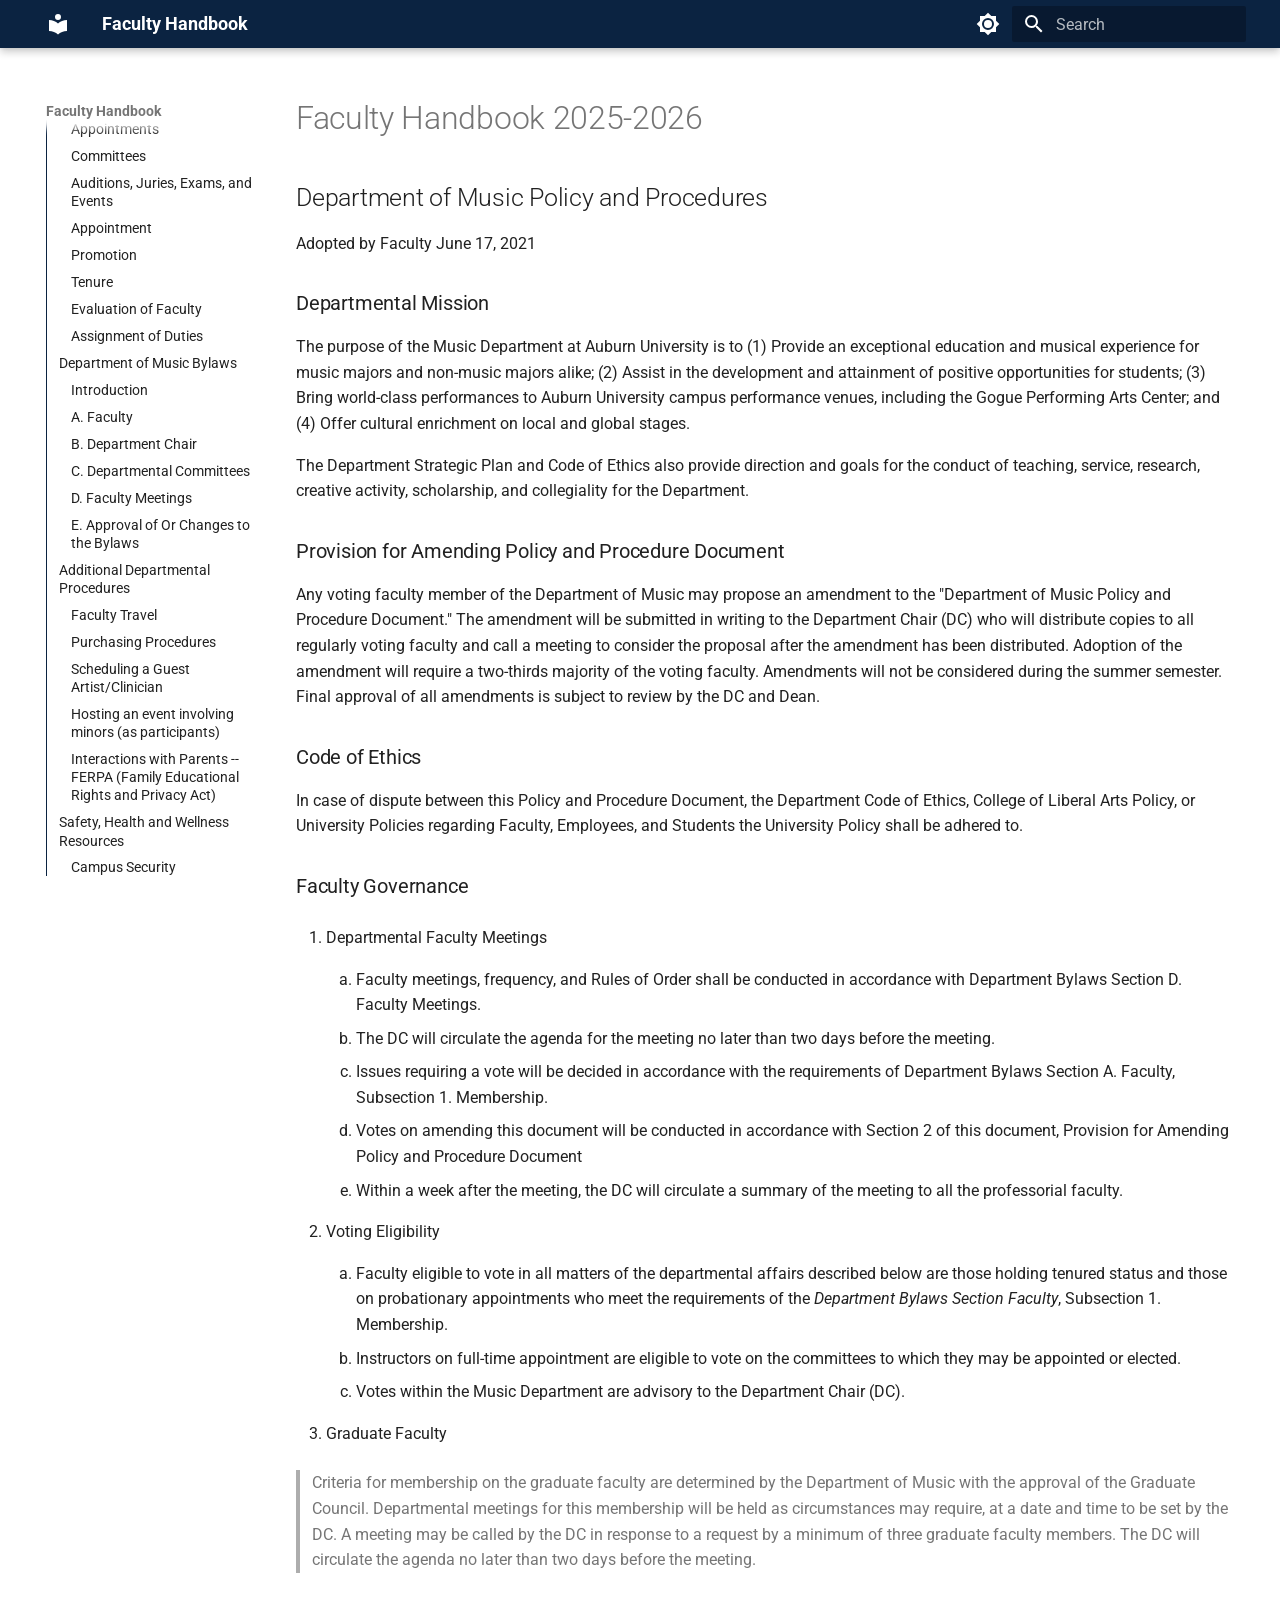
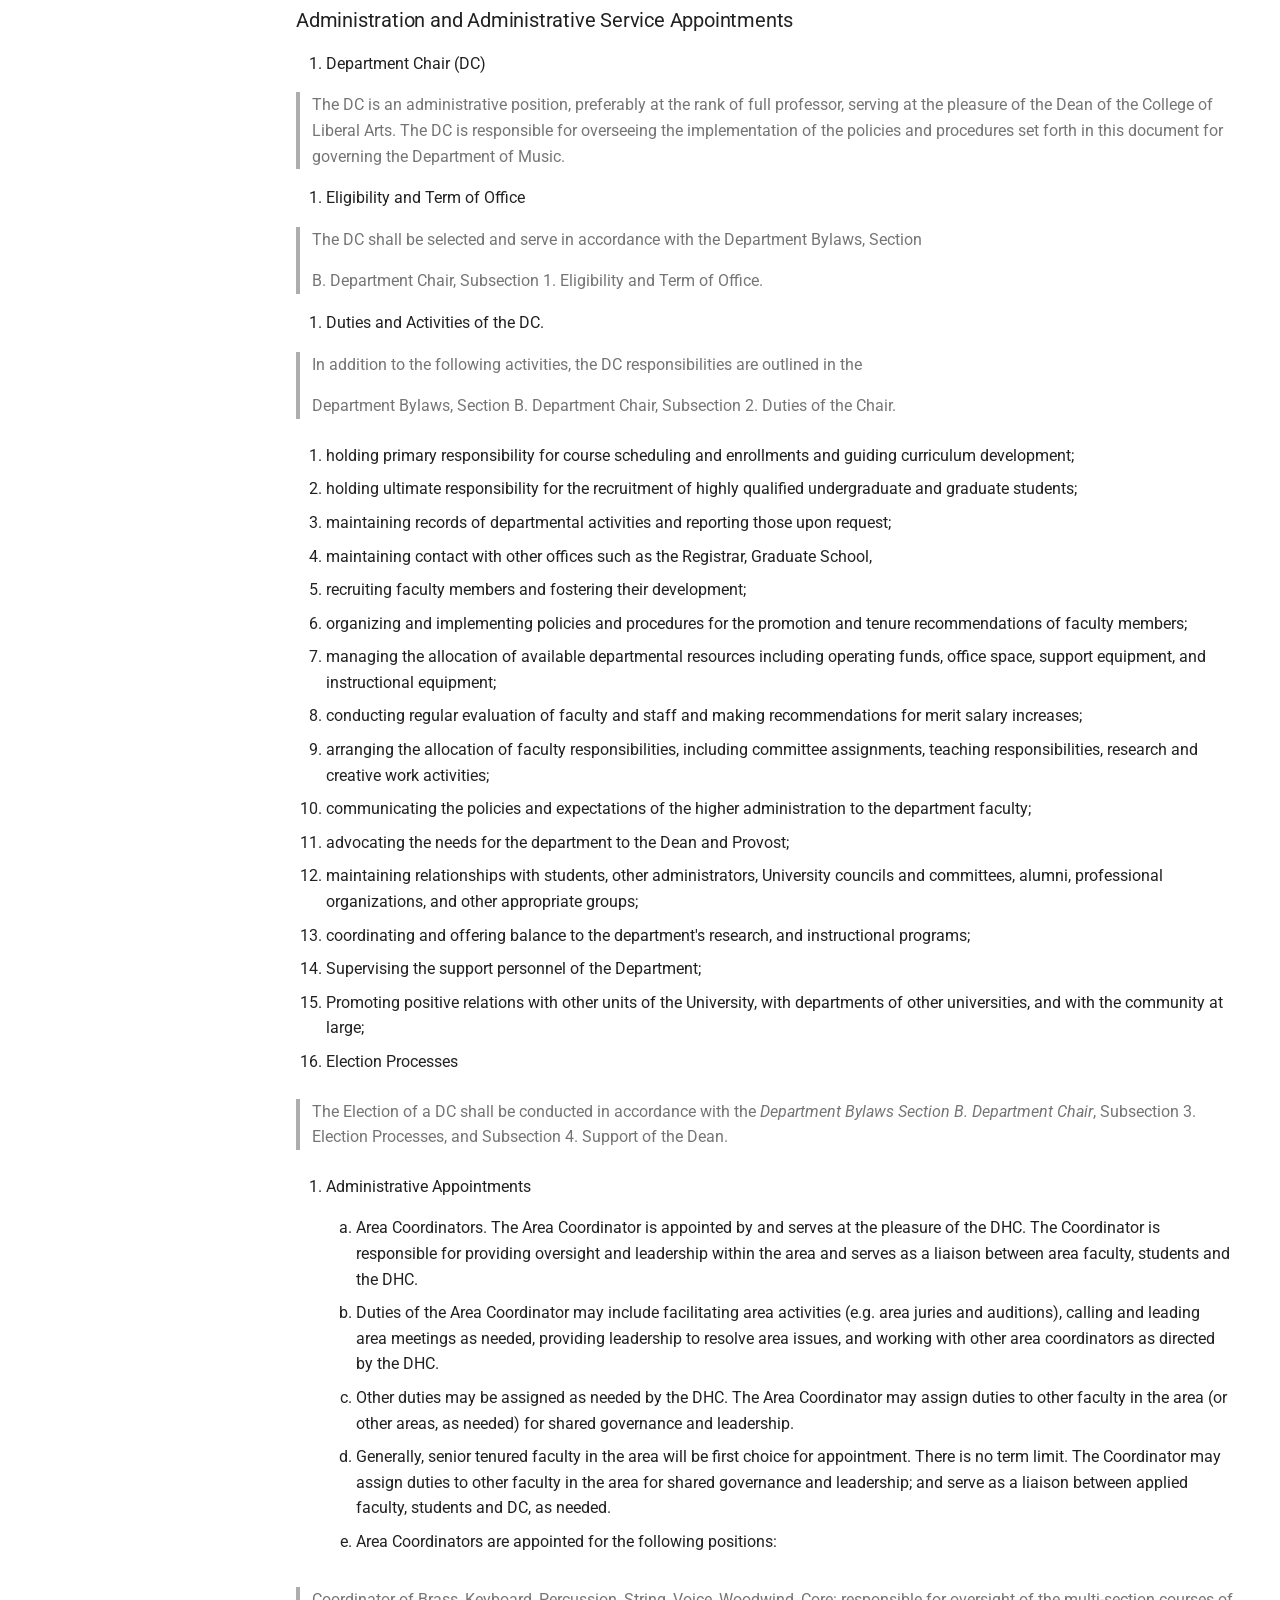
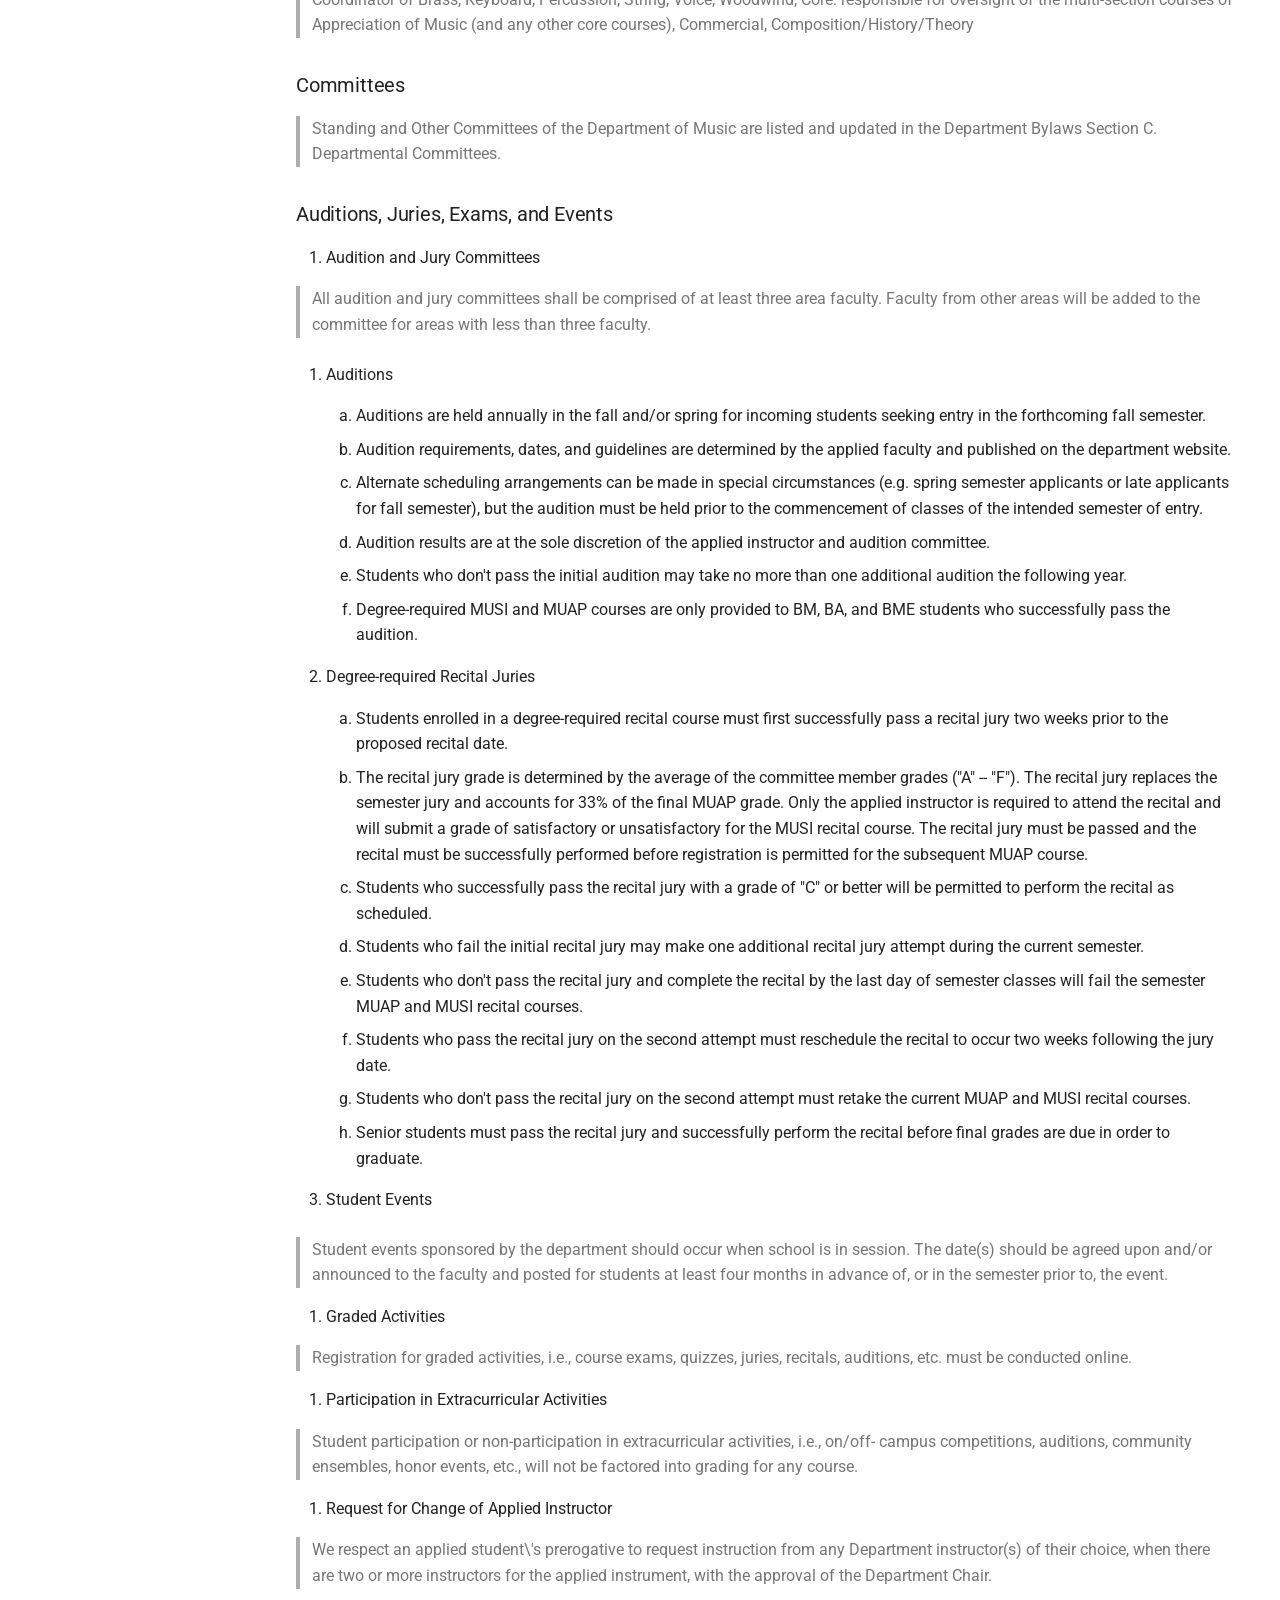
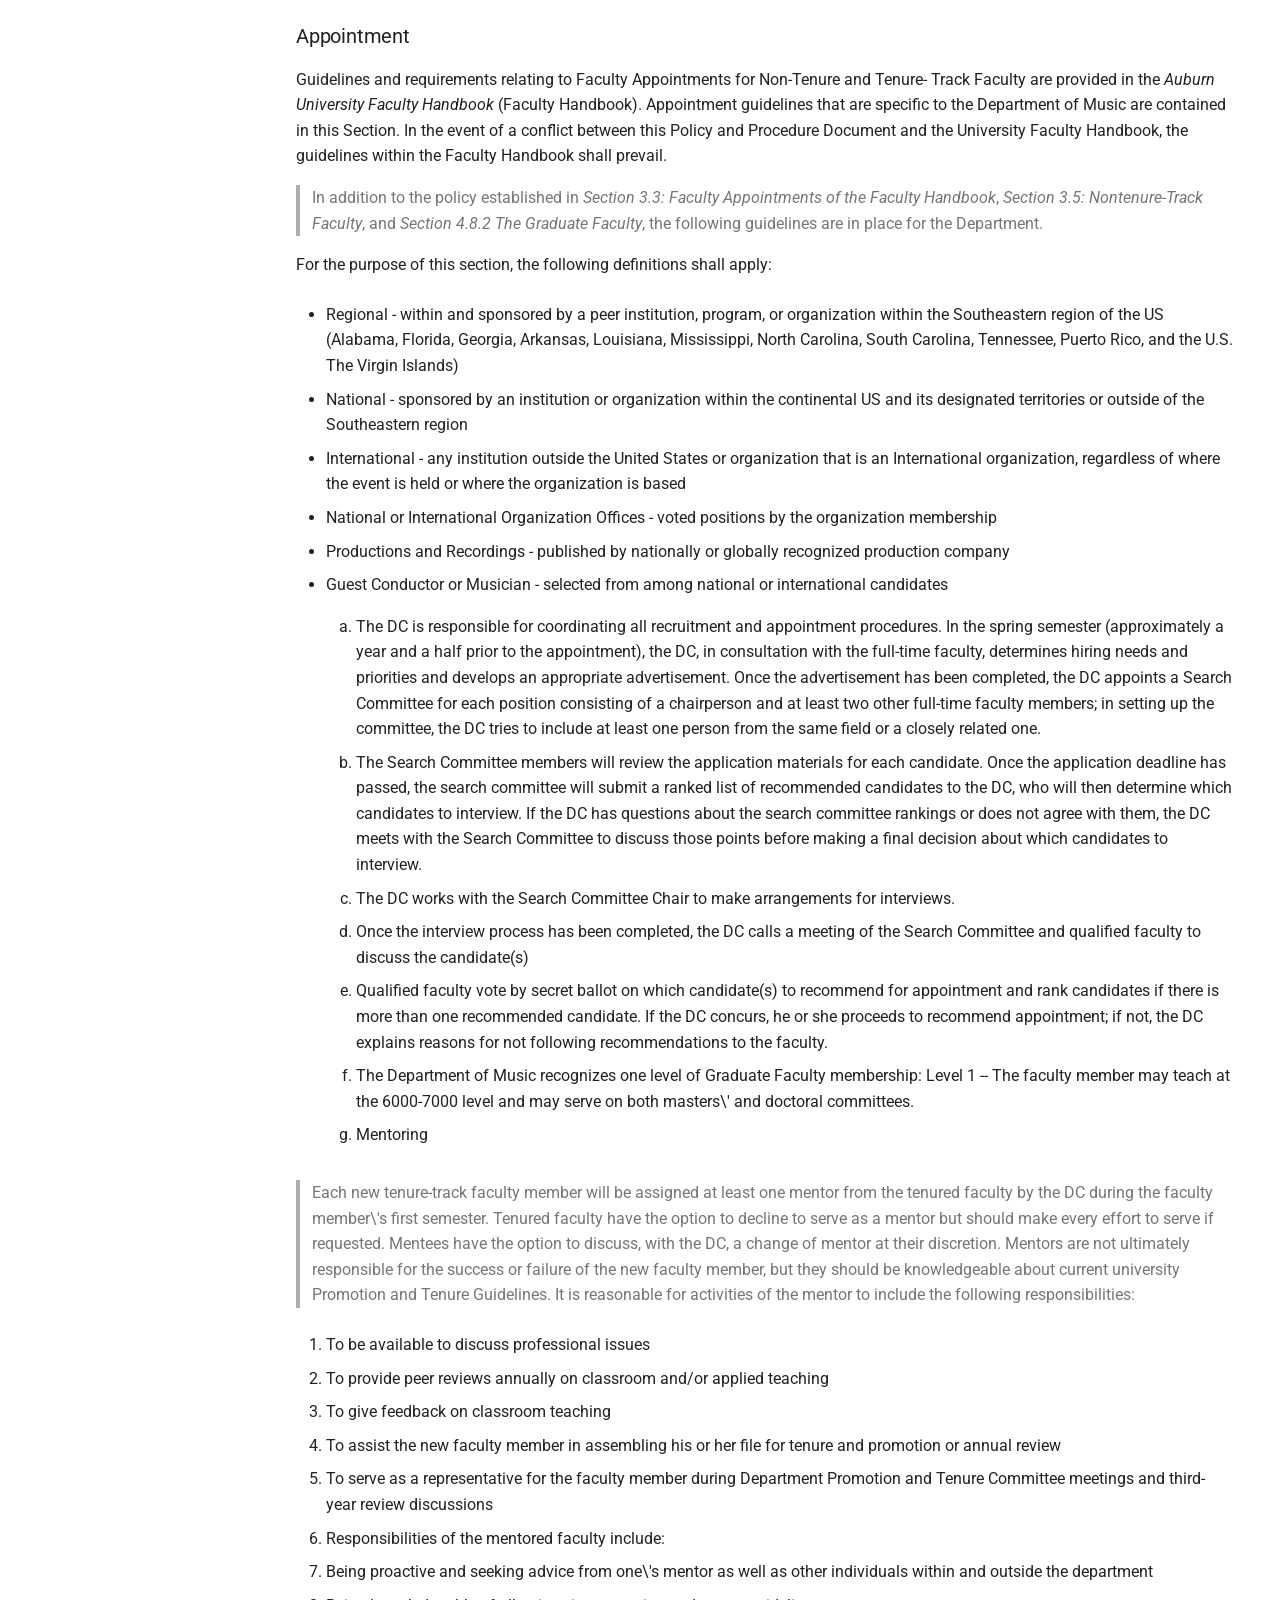
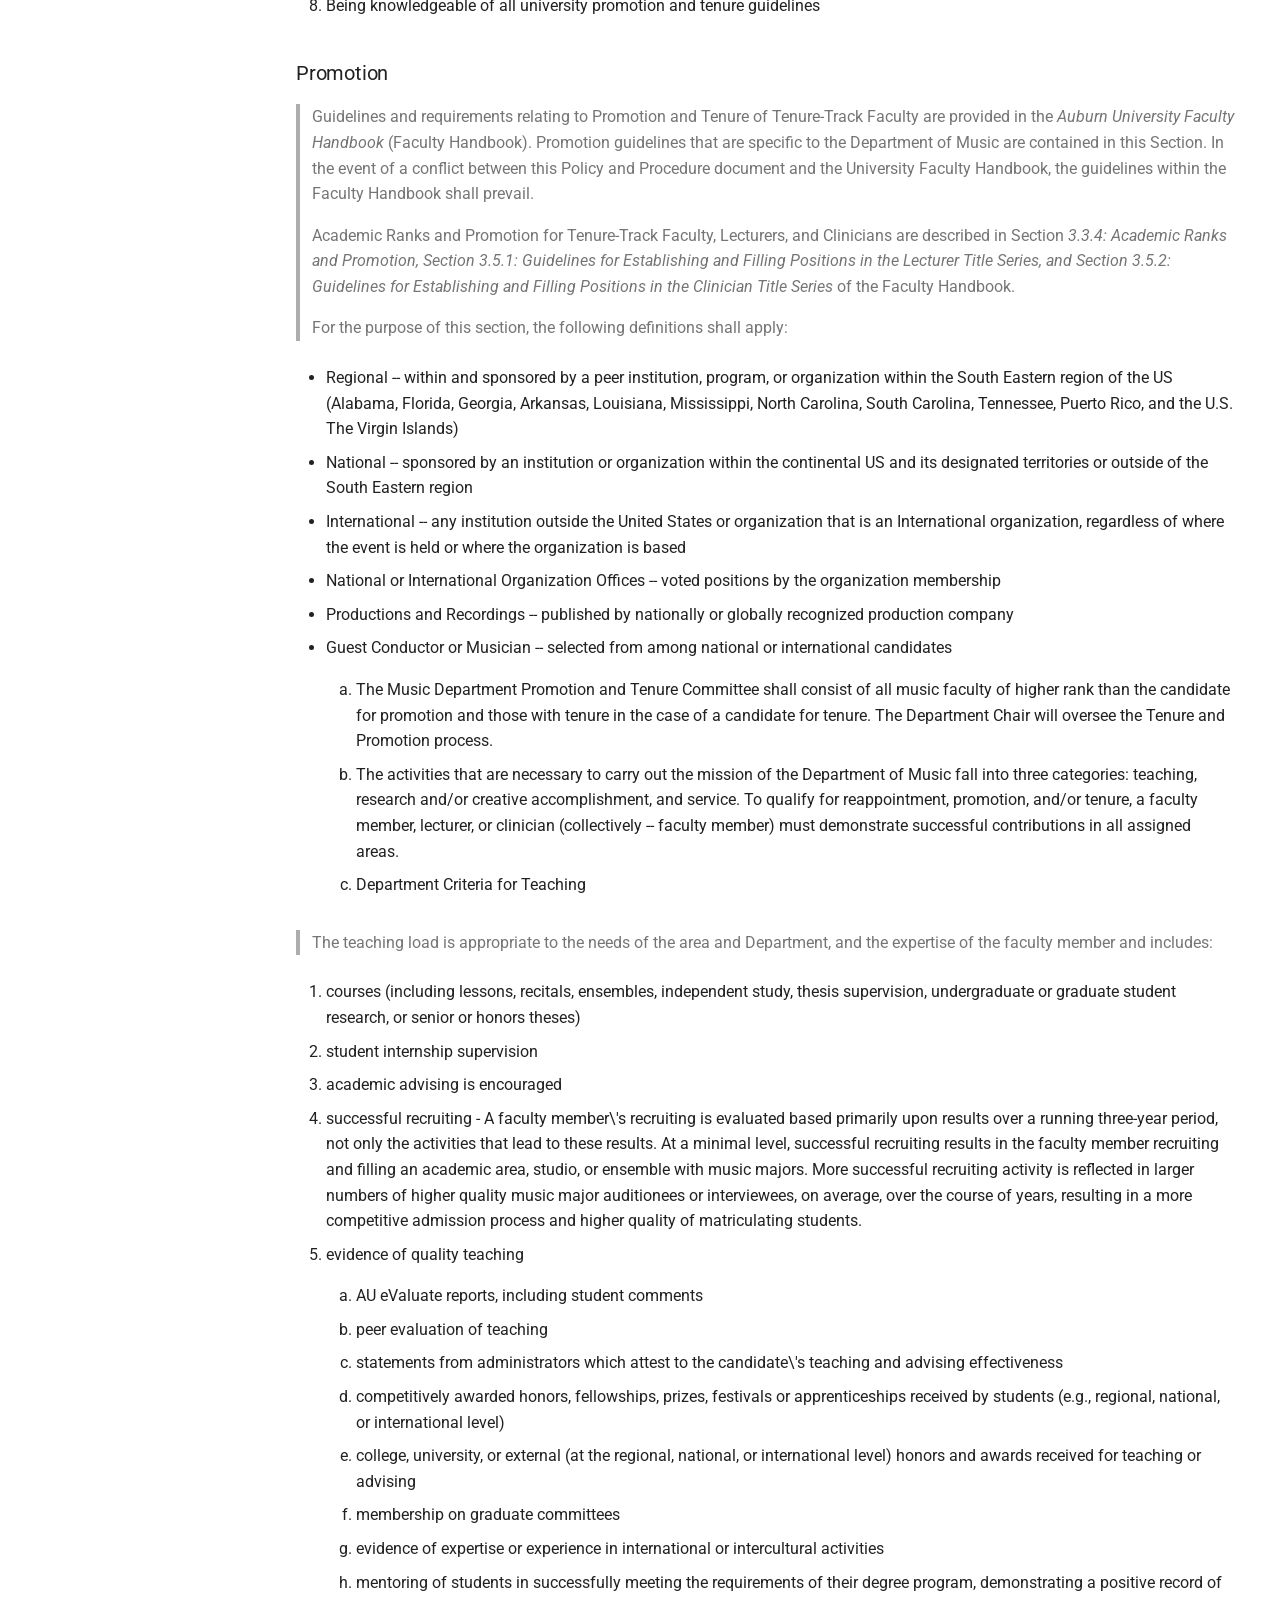
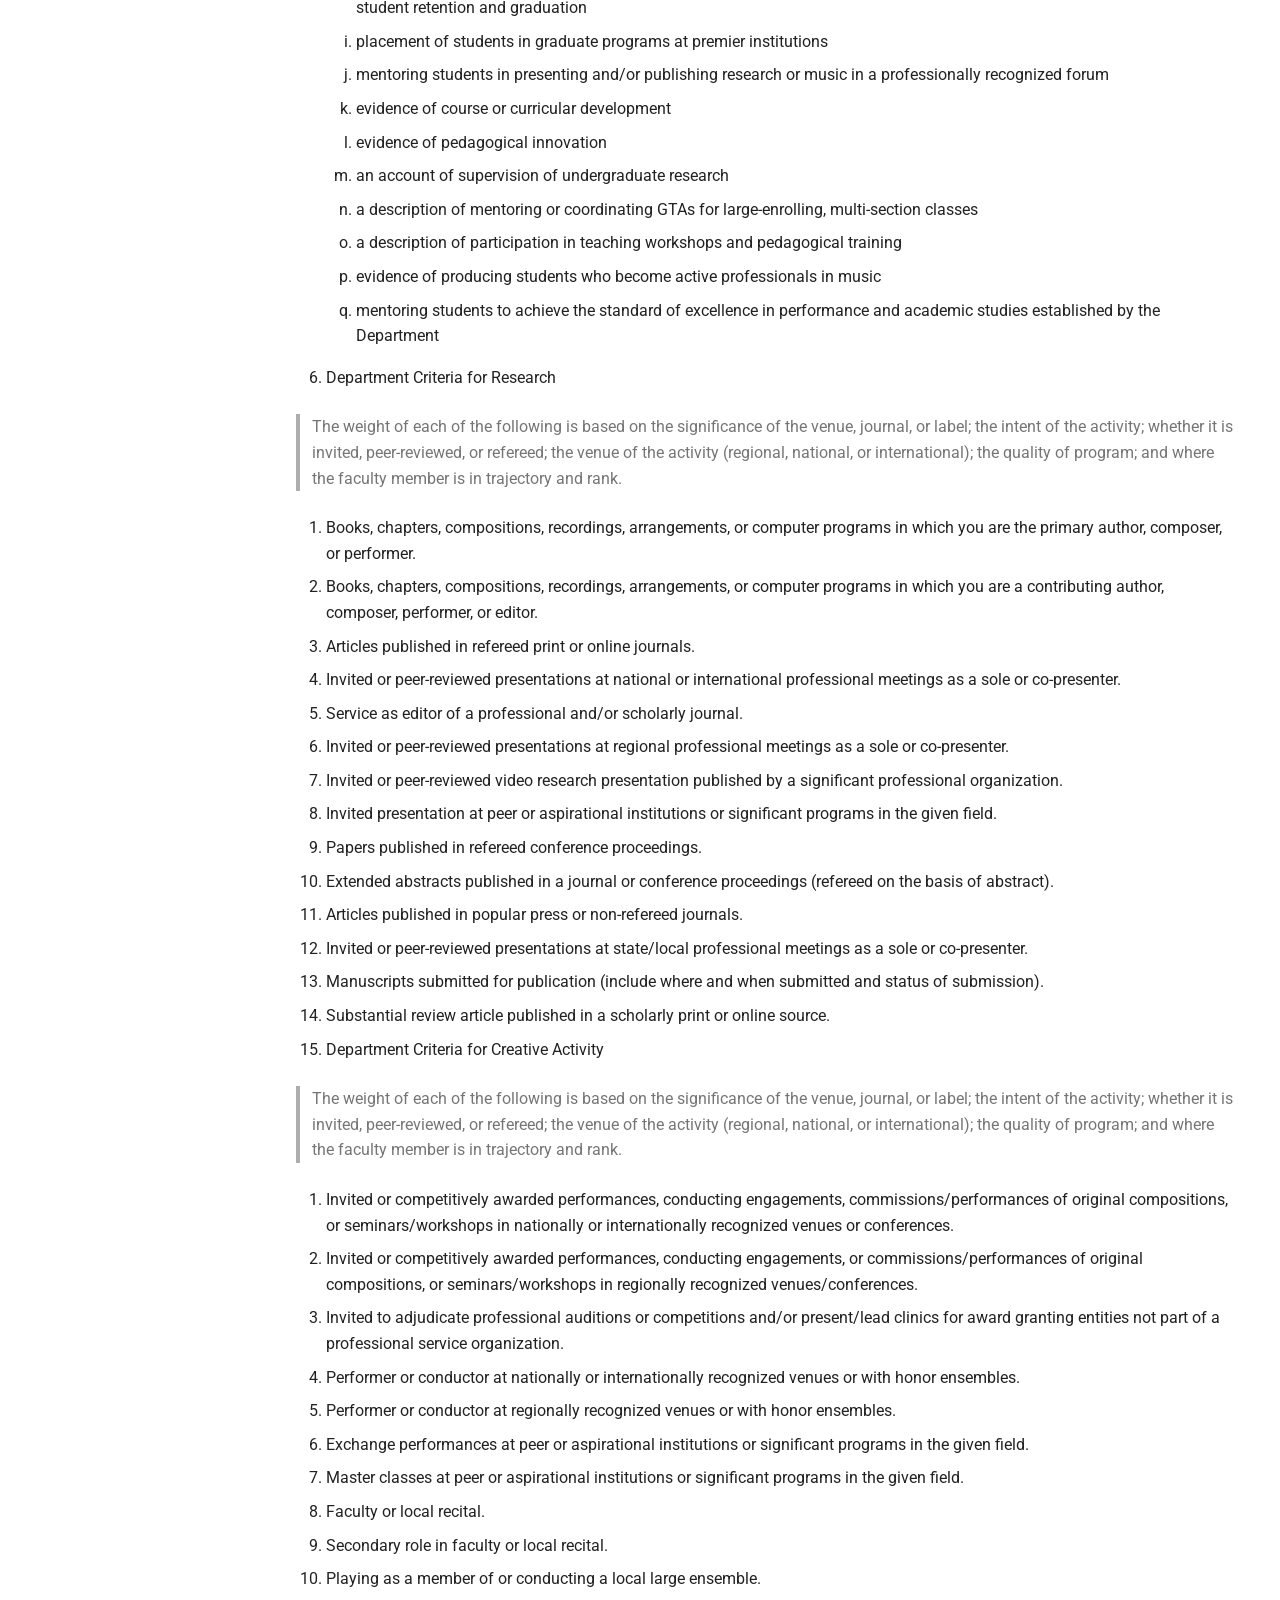
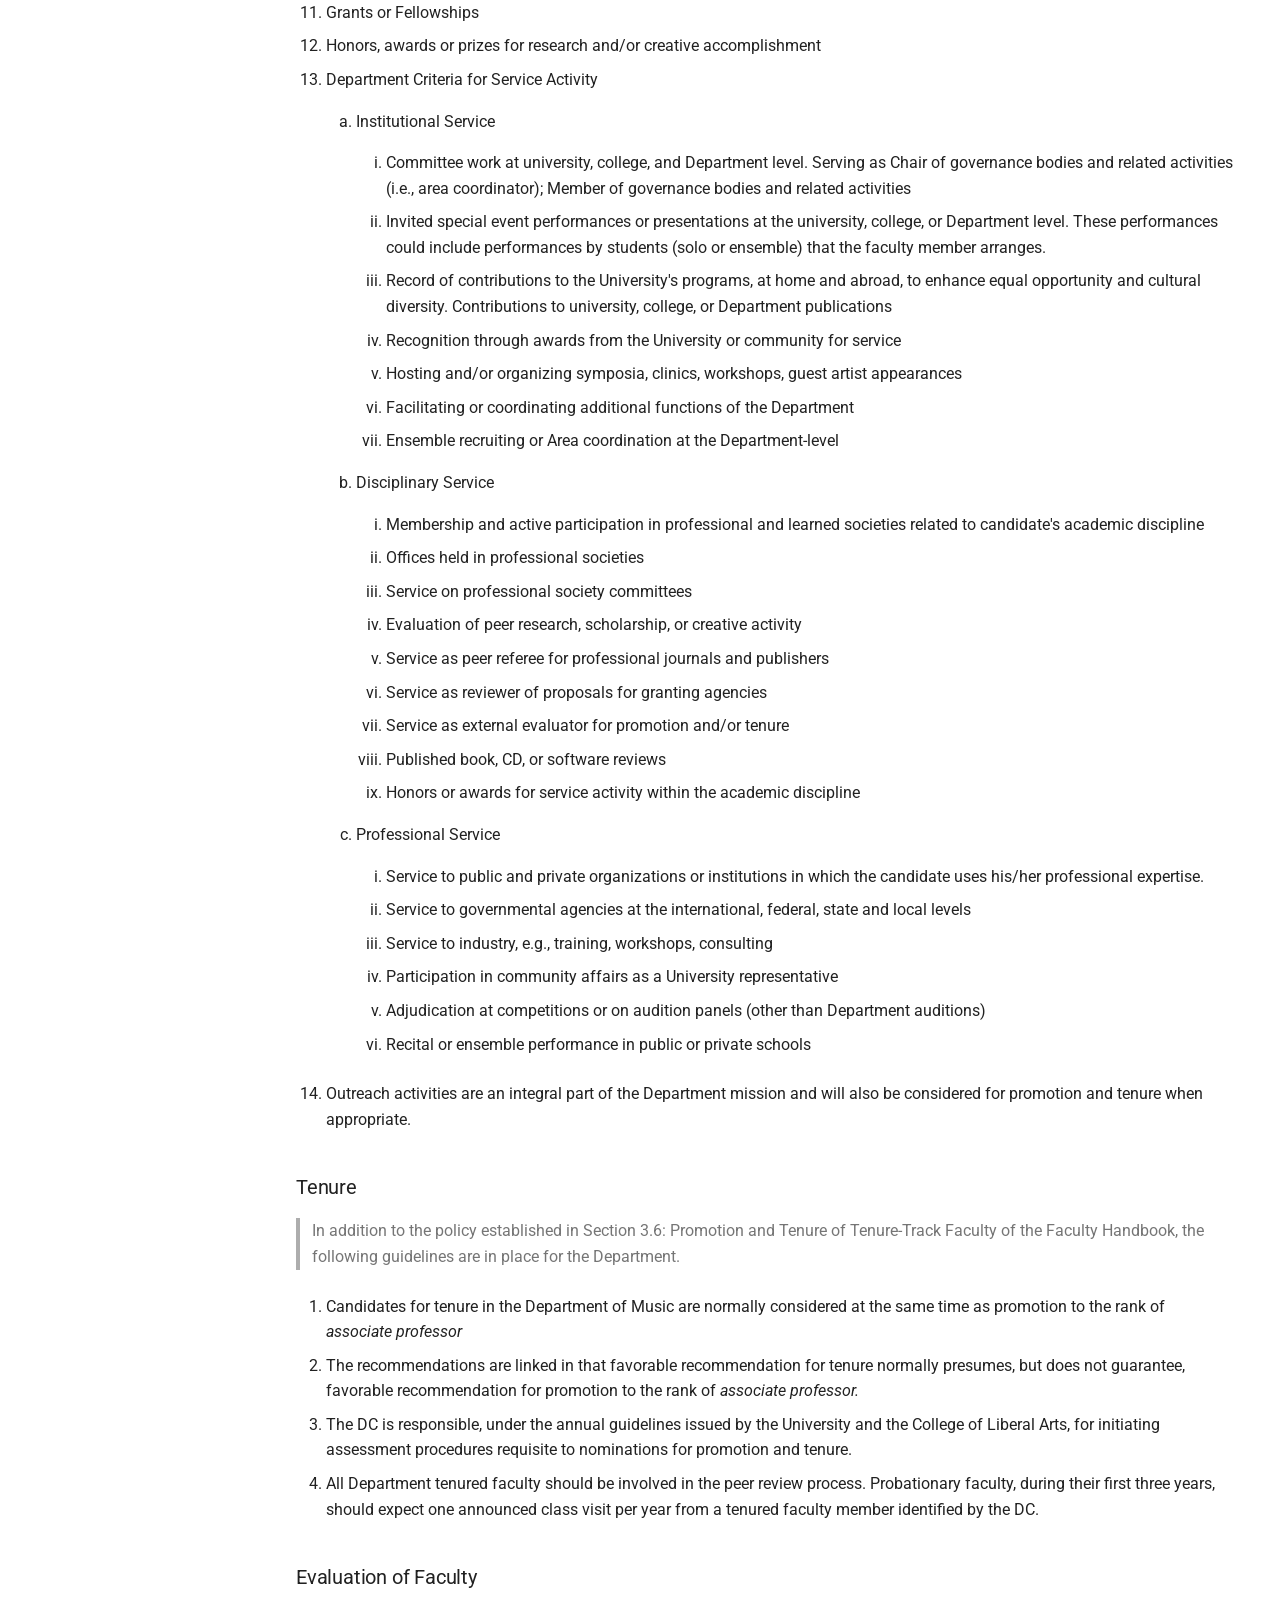
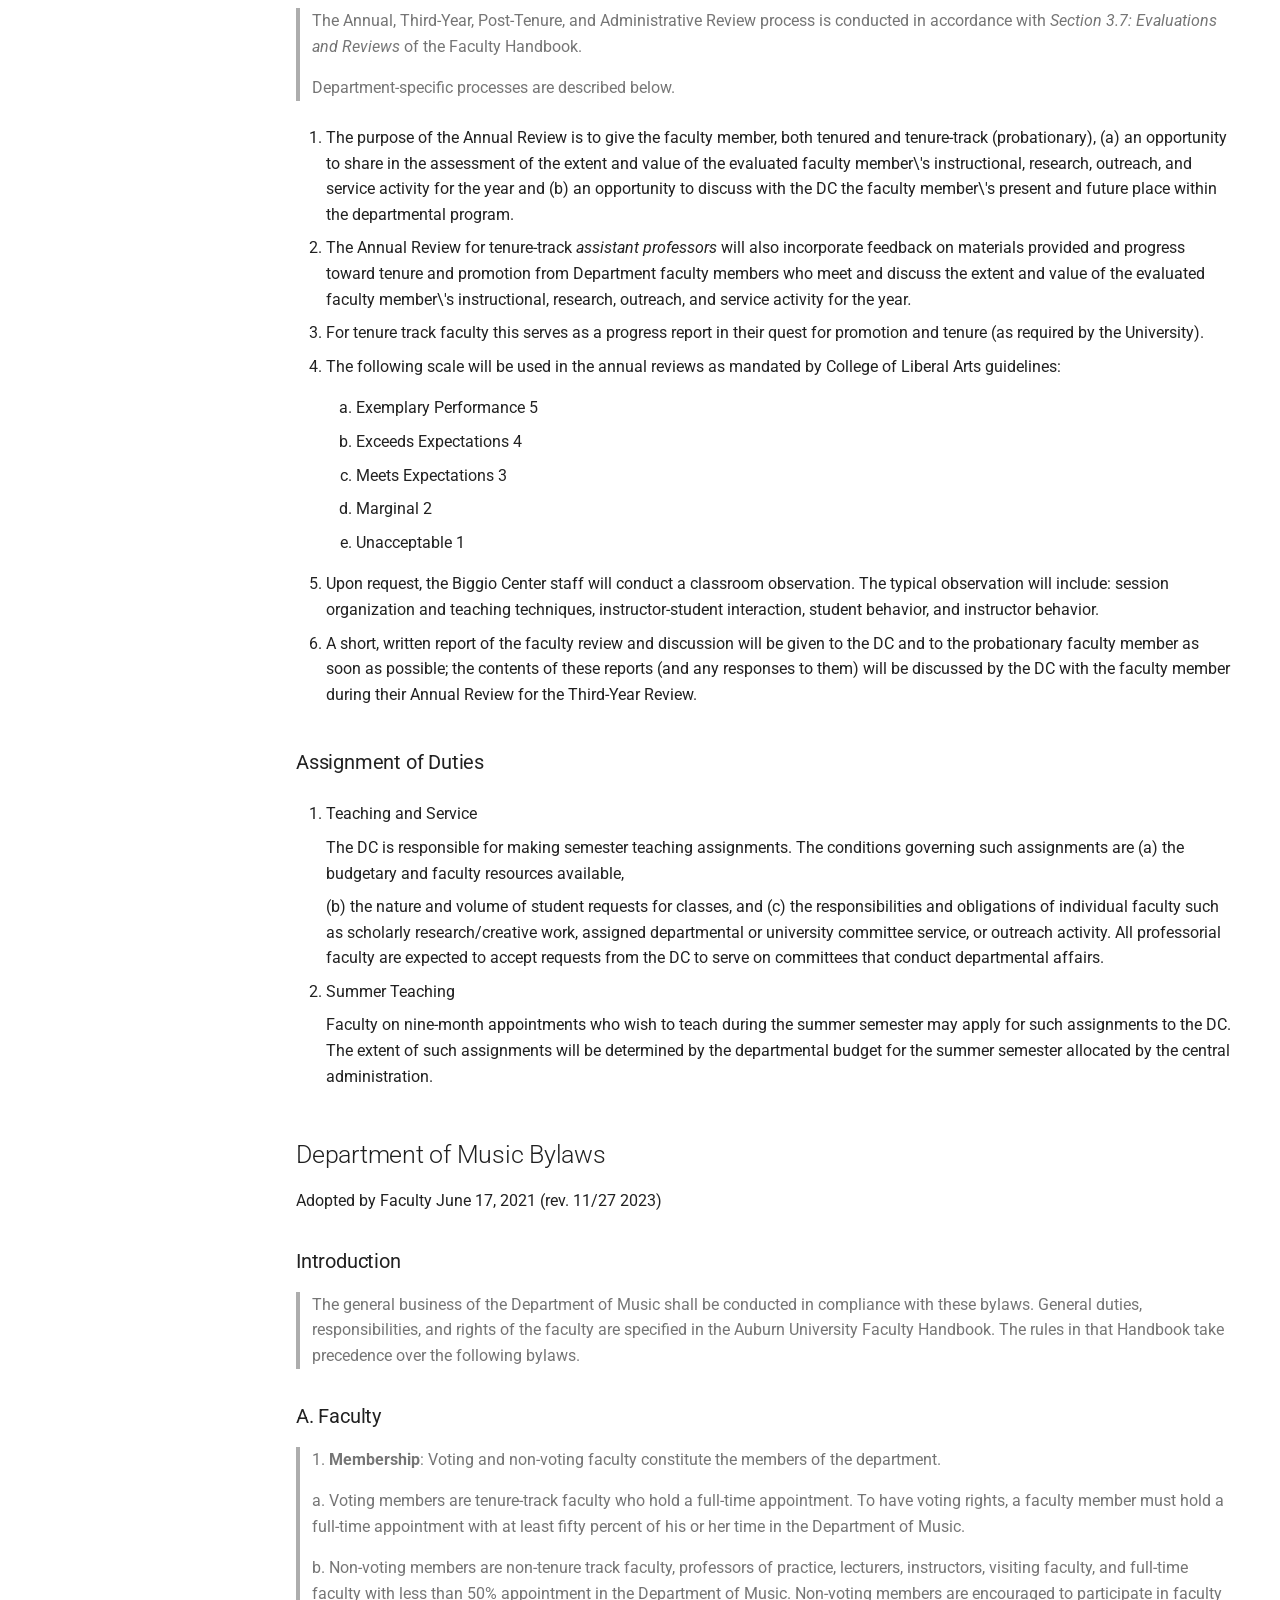
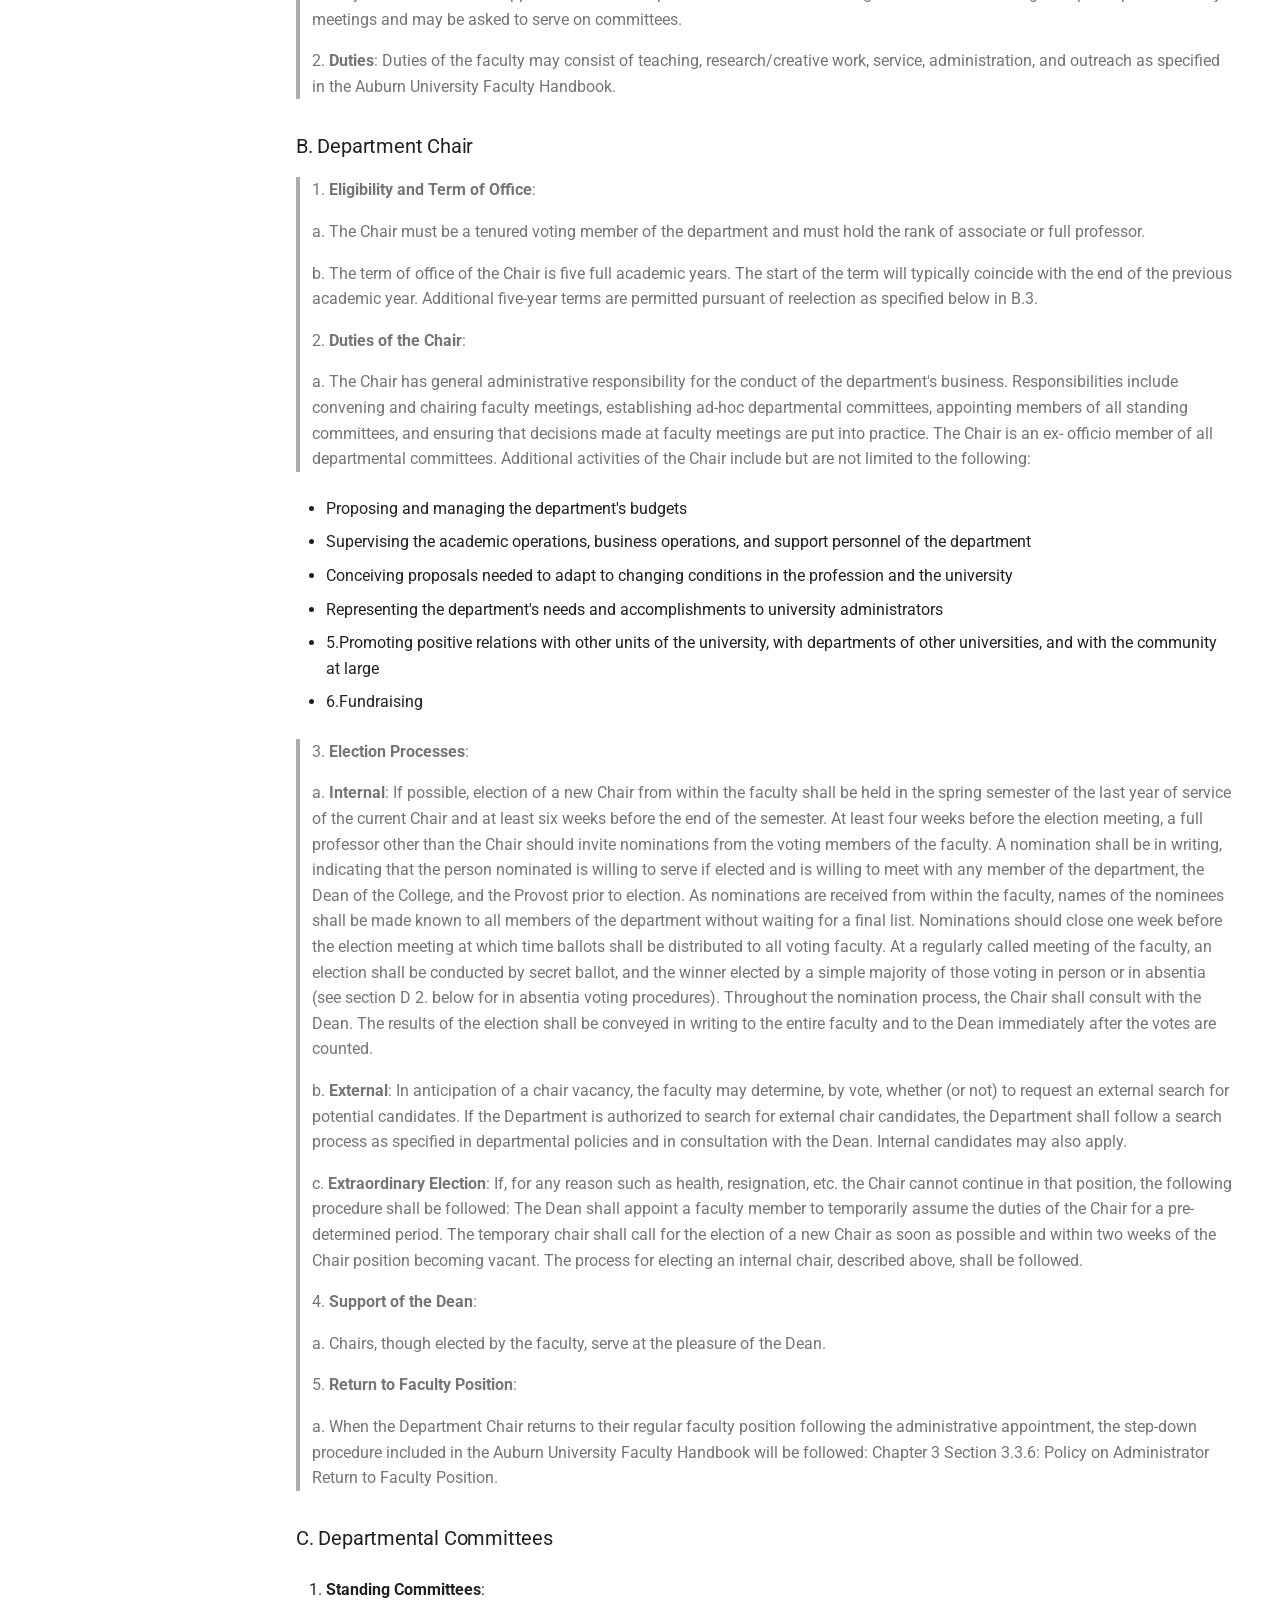
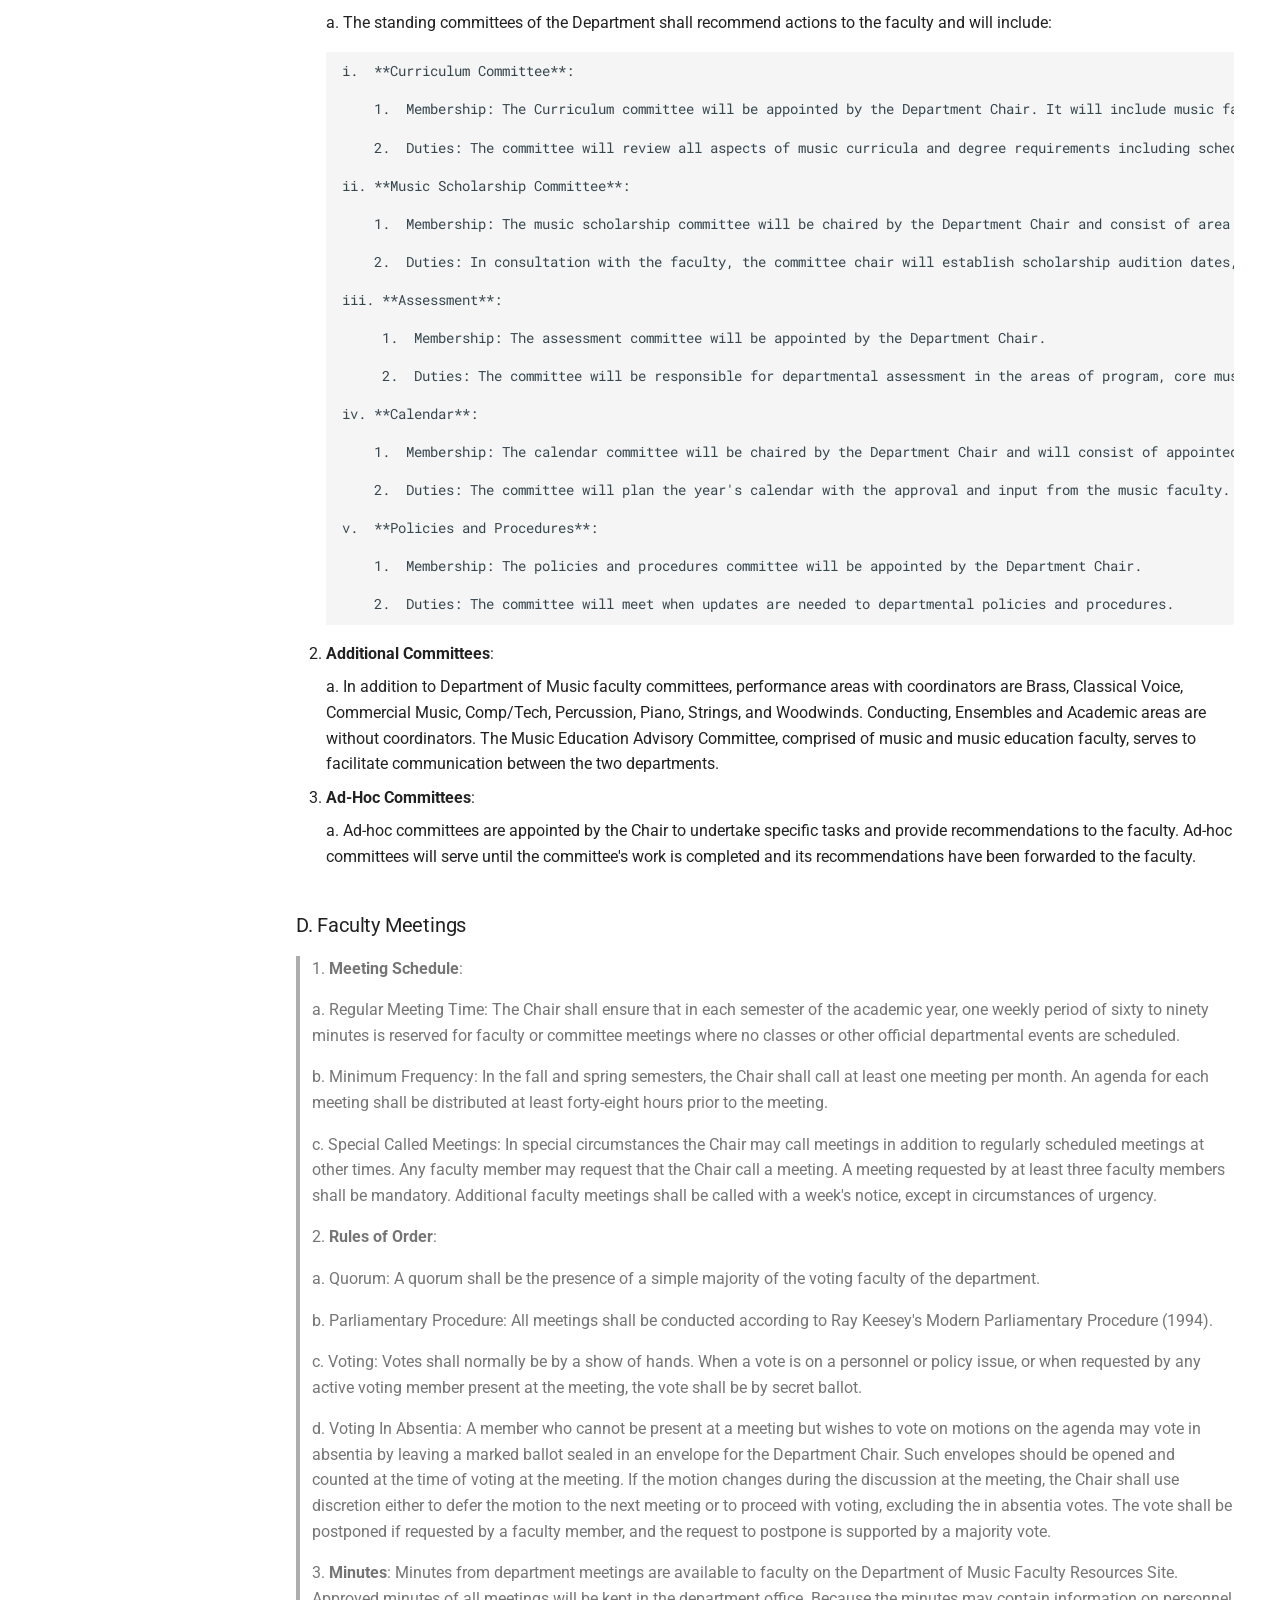
<file: index.html>
<!doctype html>
<html lang="en" class="no-js">
  <head>
    
      <meta charset="utf-8">
      <meta name="viewport" content="width=device-width,initial-scale=1">
      
        <meta name="description" content="Auburn University Department of Music Faculty Handbook 2025-2026">
      
      
      
      
      
      
        
      
      
      <link rel="icon" href="assets/images/favicon.png">
      <meta name="generator" content="mkdocs-1.6.1, mkdocs-material-9.7.3">
    
    
      
        <title>Faculty Handbook 2025-2026 - Faculty Handbook</title>
      
    
    
      <link rel="stylesheet" href="assets/stylesheets/main.484c7ddc.min.css">
      
        
        <link rel="stylesheet" href="assets/stylesheets/palette.ab4e12ef.min.css">
      
      


    
    
      
    
    
      
        
        
        <link rel="preconnect" href="https://fonts.gstatic.com" crossorigin>
        <link rel="stylesheet" href="https://fonts.googleapis.com/css?family=Roboto:300,300i,400,400i,700,700i%7CRoboto+Mono:400,400i,700,700i&display=fallback">
        <style>:root{--md-text-font:"Roboto";--md-code-font:"Roboto Mono"}</style>
      
    
    
      <link rel="stylesheet" href="stylesheets/auburn.css">
    
    <script>__md_scope=new URL(".",location),__md_hash=e=>[...e].reduce(((e,_)=>(e<<5)-e+_.charCodeAt(0)),0),__md_get=(e,_=localStorage,t=__md_scope)=>JSON.parse(_.getItem(t.pathname+"."+e)),__md_set=(e,_,t=localStorage,a=__md_scope)=>{try{t.setItem(a.pathname+"."+e,JSON.stringify(_))}catch(e){}}</script>
    
      

    
    
  </head>
  
  
    
    
      
    
    
    
    
    <body dir="ltr" data-md-color-scheme="auburn-light" data-md-color-primary="indigo" data-md-color-accent="indigo">
  
    
    <input class="md-toggle" data-md-toggle="drawer" type="checkbox" id="__drawer" autocomplete="off">
    <input class="md-toggle" data-md-toggle="search" type="checkbox" id="__search" autocomplete="off">
    <label class="md-overlay" for="__drawer"></label>
    <div data-md-component="skip">
      
        
        <a href="#department-of-music-policy-and-procedures" class="md-skip">
          Skip to content
        </a>
      
    </div>
    <div data-md-component="announce">
      
    </div>
    
    
      

  

<header class="md-header md-header--shadow" data-md-component="header">
  <nav class="md-header__inner md-grid" aria-label="Header">
    <a href="." title="Faculty Handbook" class="md-header__button md-logo" aria-label="Faculty Handbook" data-md-component="logo">
      
  
  <svg xmlns="http://www.w3.org/2000/svg" viewBox="0 0 24 24"><path d="M12 8a3 3 0 0 0 3-3 3 3 0 0 0-3-3 3 3 0 0 0-3 3 3 3 0 0 0 3 3m0 3.54C9.64 9.35 6.5 8 3 8v11c3.5 0 6.64 1.35 9 3.54 2.36-2.19 5.5-3.54 9-3.54V8c-3.5 0-6.64 1.35-9 3.54"/></svg>

    </a>
    <label class="md-header__button md-icon" for="__drawer">
      
      <svg xmlns="http://www.w3.org/2000/svg" viewBox="0 0 24 24"><path d="M3 6h18v2H3zm0 5h18v2H3zm0 5h18v2H3z"/></svg>
    </label>
    <div class="md-header__title" data-md-component="header-title">
      <div class="md-header__ellipsis">
        <div class="md-header__topic">
          <span class="md-ellipsis">
            Faculty Handbook
          </span>
        </div>
        <div class="md-header__topic" data-md-component="header-topic">
          <span class="md-ellipsis">
            
              Faculty Handbook 2025-2026
            
          </span>
        </div>
      </div>
    </div>
    
      
        <form class="md-header__option" data-md-component="palette">
  
    
    
    
    <input class="md-option" data-md-color-media="(prefers-color-scheme: light)" data-md-color-scheme="auburn-light" data-md-color-primary="indigo" data-md-color-accent="indigo"  aria-label="Switch to dark mode"  type="radio" name="__palette" id="__palette_0">
    
      <label class="md-header__button md-icon" title="Switch to dark mode" for="__palette_1" hidden>
        <svg xmlns="http://www.w3.org/2000/svg" viewBox="0 0 24 24"><path d="M12 8a4 4 0 0 0-4 4 4 4 0 0 0 4 4 4 4 0 0 0 4-4 4 4 0 0 0-4-4m0 10a6 6 0 0 1-6-6 6 6 0 0 1 6-6 6 6 0 0 1 6 6 6 6 0 0 1-6 6m8-9.31V4h-4.69L12 .69 8.69 4H4v4.69L.69 12 4 15.31V20h4.69L12 23.31 15.31 20H20v-4.69L23.31 12z"/></svg>
      </label>
    
  
    
    
    
    <input class="md-option" data-md-color-media="(prefers-color-scheme: dark)" data-md-color-scheme="auburn-dark" data-md-color-primary="indigo" data-md-color-accent="indigo"  aria-label="Switch to light mode"  type="radio" name="__palette" id="__palette_1">
    
      <label class="md-header__button md-icon" title="Switch to light mode" for="__palette_0" hidden>
        <svg xmlns="http://www.w3.org/2000/svg" viewBox="0 0 24 24"><path d="M12 18c-.89 0-1.74-.2-2.5-.55C11.56 16.5 13 14.42 13 12s-1.44-4.5-3.5-5.45C10.26 6.2 11.11 6 12 6a6 6 0 0 1 6 6 6 6 0 0 1-6 6m8-9.31V4h-4.69L12 .69 8.69 4H4v4.69L.69 12 4 15.31V20h4.69L12 23.31 15.31 20H20v-4.69L23.31 12z"/></svg>
      </label>
    
  
</form>
      
    
    
      <script>var palette=__md_get("__palette");if(palette&&palette.color){if("(prefers-color-scheme)"===palette.color.media){var media=matchMedia("(prefers-color-scheme: light)"),input=document.querySelector(media.matches?"[data-md-color-media='(prefers-color-scheme: light)']":"[data-md-color-media='(prefers-color-scheme: dark)']");palette.color.media=input.getAttribute("data-md-color-media"),palette.color.scheme=input.getAttribute("data-md-color-scheme"),palette.color.primary=input.getAttribute("data-md-color-primary"),palette.color.accent=input.getAttribute("data-md-color-accent")}for(var[key,value]of Object.entries(palette.color))document.body.setAttribute("data-md-color-"+key,value)}</script>
    
    
    
      
      
        <label class="md-header__button md-icon" for="__search">
          
          <svg xmlns="http://www.w3.org/2000/svg" viewBox="0 0 24 24"><path d="M9.5 3A6.5 6.5 0 0 1 16 9.5c0 1.61-.59 3.09-1.56 4.23l.27.27h.79l5 5-1.5 1.5-5-5v-.79l-.27-.27A6.52 6.52 0 0 1 9.5 16 6.5 6.5 0 0 1 3 9.5 6.5 6.5 0 0 1 9.5 3m0 2C7 5 5 7 5 9.5S7 14 9.5 14 14 12 14 9.5 12 5 9.5 5"/></svg>
        </label>
        <div class="md-search" data-md-component="search" role="dialog">
  <label class="md-search__overlay" for="__search"></label>
  <div class="md-search__inner" role="search">
    <form class="md-search__form" name="search">
      <input type="text" class="md-search__input" name="query" aria-label="Search" placeholder="Search" autocapitalize="off" autocorrect="off" autocomplete="off" spellcheck="false" data-md-component="search-query" required>
      <label class="md-search__icon md-icon" for="__search">
        
        <svg xmlns="http://www.w3.org/2000/svg" viewBox="0 0 24 24"><path d="M9.5 3A6.5 6.5 0 0 1 16 9.5c0 1.61-.59 3.09-1.56 4.23l.27.27h.79l5 5-1.5 1.5-5-5v-.79l-.27-.27A6.52 6.52 0 0 1 9.5 16 6.5 6.5 0 0 1 3 9.5 6.5 6.5 0 0 1 9.5 3m0 2C7 5 5 7 5 9.5S7 14 9.5 14 14 12 14 9.5 12 5 9.5 5"/></svg>
        
        <svg xmlns="http://www.w3.org/2000/svg" viewBox="0 0 24 24"><path d="M20 11v2H8l5.5 5.5-1.42 1.42L4.16 12l7.92-7.92L13.5 5.5 8 11z"/></svg>
      </label>
      <nav class="md-search__options" aria-label="Search">
        
        <button type="reset" class="md-search__icon md-icon" title="Clear" aria-label="Clear" tabindex="-1">
          
          <svg xmlns="http://www.w3.org/2000/svg" viewBox="0 0 24 24"><path d="M19 6.41 17.59 5 12 10.59 6.41 5 5 6.41 10.59 12 5 17.59 6.41 19 12 13.41 17.59 19 19 17.59 13.41 12z"/></svg>
        </button>
      </nav>
      
        <div class="md-search__suggest" data-md-component="search-suggest"></div>
      
    </form>
    <div class="md-search__output">
      <div class="md-search__scrollwrap" tabindex="0" data-md-scrollfix>
        <div class="md-search-result" data-md-component="search-result">
          <div class="md-search-result__meta">
            Initializing search
          </div>
          <ol class="md-search-result__list" role="presentation"></ol>
        </div>
      </div>
    </div>
  </div>
</div>
      
    
    
  </nav>
  
</header>
    
    <div class="md-container" data-md-component="container">
      
      
        
          
        
      
      <main class="md-main" data-md-component="main">
        <div class="md-main__inner md-grid">
          
            
              
              <div class="md-sidebar md-sidebar--primary" data-md-component="sidebar" data-md-type="navigation" >
                <div class="md-sidebar__scrollwrap">
                  <div class="md-sidebar__inner">
                    



  

<nav class="md-nav md-nav--primary md-nav--integrated" aria-label="Navigation" data-md-level="0">
  <label class="md-nav__title" for="__drawer">
    <a href="." title="Faculty Handbook" class="md-nav__button md-logo" aria-label="Faculty Handbook" data-md-component="logo">
      
  
  <svg xmlns="http://www.w3.org/2000/svg" viewBox="0 0 24 24"><path d="M12 8a3 3 0 0 0 3-3 3 3 0 0 0-3-3 3 3 0 0 0-3 3 3 3 0 0 0 3 3m0 3.54C9.64 9.35 6.5 8 3 8v11c3.5 0 6.64 1.35 9 3.54 2.36-2.19 5.5-3.54 9-3.54V8c-3.5 0-6.64 1.35-9 3.54"/></svg>

    </a>
    Faculty Handbook
  </label>
  
  <ul class="md-nav__list" data-md-scrollfix>
    
      
      
  
  
    
  
  
  
    <li class="md-nav__item md-nav__item--active">
      
      <input class="md-nav__toggle md-toggle" type="checkbox" id="__toc">
      
      
      
        <label class="md-nav__link md-nav__link--active" for="__toc">
          
  
  
  <span class="md-ellipsis">
    
  
    Faculty Handbook 2025-2026
  

    
  </span>
  
  

          <span class="md-nav__icon md-icon"></span>
        </label>
      
      <a href="." class="md-nav__link md-nav__link--active">
        
  
  
  <span class="md-ellipsis">
    
  
    Faculty Handbook 2025-2026
  

    
  </span>
  
  

      </a>
      
        

<nav class="md-nav md-nav--secondary" aria-label="Table of contents">
  
  
  
  
    <label class="md-nav__title" for="__toc">
      <span class="md-nav__icon md-icon"></span>
      Table of contents
    </label>
    <ul class="md-nav__list" data-md-component="toc" data-md-scrollfix>
      
        <li class="md-nav__item">
  <a href="#department-of-music-policy-and-procedures" class="md-nav__link">
    <span class="md-ellipsis">
      
        Department of Music Policy and Procedures
      
    </span>
  </a>
  
    <nav class="md-nav" aria-label="Department of Music Policy and Procedures">
      <ul class="md-nav__list">
        
          <li class="md-nav__item">
  <a href="#departmental-mission" class="md-nav__link">
    <span class="md-ellipsis">
      
        Departmental Mission
      
    </span>
  </a>
  
</li>
        
          <li class="md-nav__item">
  <a href="#provision-for-amending-policy-and-procedure-document" class="md-nav__link">
    <span class="md-ellipsis">
      
        Provision for Amending Policy and Procedure Document
      
    </span>
  </a>
  
</li>
        
          <li class="md-nav__item">
  <a href="#code-of-ethics" class="md-nav__link">
    <span class="md-ellipsis">
      
        Code of Ethics
      
    </span>
  </a>
  
</li>
        
          <li class="md-nav__item">
  <a href="#faculty-governance" class="md-nav__link">
    <span class="md-ellipsis">
      
        Faculty Governance
      
    </span>
  </a>
  
</li>
        
          <li class="md-nav__item">
  <a href="#administration-and-administrative-service-appointments" class="md-nav__link">
    <span class="md-ellipsis">
      
        Administration and Administrative Service Appointments
      
    </span>
  </a>
  
</li>
        
          <li class="md-nav__item">
  <a href="#committees" class="md-nav__link">
    <span class="md-ellipsis">
      
        Committees
      
    </span>
  </a>
  
</li>
        
          <li class="md-nav__item">
  <a href="#auditions-juries-exams-and-events" class="md-nav__link">
    <span class="md-ellipsis">
      
        Auditions, Juries, Exams, and Events
      
    </span>
  </a>
  
</li>
        
          <li class="md-nav__item">
  <a href="#appointment" class="md-nav__link">
    <span class="md-ellipsis">
      
        Appointment
      
    </span>
  </a>
  
</li>
        
          <li class="md-nav__item">
  <a href="#promotion" class="md-nav__link">
    <span class="md-ellipsis">
      
        Promotion
      
    </span>
  </a>
  
</li>
        
          <li class="md-nav__item">
  <a href="#tenure" class="md-nav__link">
    <span class="md-ellipsis">
      
        Tenure
      
    </span>
  </a>
  
</li>
        
          <li class="md-nav__item">
  <a href="#evaluation-of-faculty" class="md-nav__link">
    <span class="md-ellipsis">
      
        Evaluation of Faculty
      
    </span>
  </a>
  
</li>
        
          <li class="md-nav__item">
  <a href="#assignment-of-duties" class="md-nav__link">
    <span class="md-ellipsis">
      
        Assignment of Duties
      
    </span>
  </a>
  
</li>
        
      </ul>
    </nav>
  
</li>
      
        <li class="md-nav__item">
  <a href="#department-of-music-bylaws" class="md-nav__link">
    <span class="md-ellipsis">
      
        Department of Music Bylaws
      
    </span>
  </a>
  
    <nav class="md-nav" aria-label="Department of Music Bylaws">
      <ul class="md-nav__list">
        
          <li class="md-nav__item">
  <a href="#introduction" class="md-nav__link">
    <span class="md-ellipsis">
      
        Introduction
      
    </span>
  </a>
  
</li>
        
          <li class="md-nav__item">
  <a href="#a-faculty" class="md-nav__link">
    <span class="md-ellipsis">
      
        A. Faculty
      
    </span>
  </a>
  
</li>
        
          <li class="md-nav__item">
  <a href="#b-department-chair" class="md-nav__link">
    <span class="md-ellipsis">
      
        B. Department Chair
      
    </span>
  </a>
  
</li>
        
          <li class="md-nav__item">
  <a href="#c-departmental-committees" class="md-nav__link">
    <span class="md-ellipsis">
      
        C. Departmental Committees
      
    </span>
  </a>
  
</li>
        
          <li class="md-nav__item">
  <a href="#d-faculty-meetings" class="md-nav__link">
    <span class="md-ellipsis">
      
        D. Faculty Meetings
      
    </span>
  </a>
  
</li>
        
          <li class="md-nav__item">
  <a href="#e-approval-of-or-changes-to-the-bylaws" class="md-nav__link">
    <span class="md-ellipsis">
      
        E. Approval of Or Changes to the Bylaws
      
    </span>
  </a>
  
</li>
        
      </ul>
    </nav>
  
</li>
      
        <li class="md-nav__item">
  <a href="#additional-departmental-procedures" class="md-nav__link">
    <span class="md-ellipsis">
      
        Additional Departmental Procedures
      
    </span>
  </a>
  
    <nav class="md-nav" aria-label="Additional Departmental Procedures">
      <ul class="md-nav__list">
        
          <li class="md-nav__item">
  <a href="#faculty-travel" class="md-nav__link">
    <span class="md-ellipsis">
      
        Faculty Travel
      
    </span>
  </a>
  
</li>
        
          <li class="md-nav__item">
  <a href="#purchasing-procedures" class="md-nav__link">
    <span class="md-ellipsis">
      
        Purchasing Procedures
      
    </span>
  </a>
  
</li>
        
          <li class="md-nav__item">
  <a href="#scheduling-a-guest-artistclinician" class="md-nav__link">
    <span class="md-ellipsis">
      
        Scheduling a Guest Artist/Clinician
      
    </span>
  </a>
  
</li>
        
          <li class="md-nav__item">
  <a href="#hosting-an-event-involving-minors-as-participants" class="md-nav__link">
    <span class="md-ellipsis">
      
        Hosting an event involving minors (as participants)
      
    </span>
  </a>
  
</li>
        
          <li class="md-nav__item">
  <a href="#interactions-with-parents-ferpa-family-educational-rights-and-privacy-act" class="md-nav__link">
    <span class="md-ellipsis">
      
        Interactions with Parents -- FERPA (Family Educational Rights and Privacy Act)
      
    </span>
  </a>
  
</li>
        
      </ul>
    </nav>
  
</li>
      
        <li class="md-nav__item">
  <a href="#safety-health-and-wellness-resources" class="md-nav__link">
    <span class="md-ellipsis">
      
        Safety, Health and Wellness Resources
      
    </span>
  </a>
  
    <nav class="md-nav" aria-label="Safety, Health and Wellness Resources">
      <ul class="md-nav__list">
        
          <li class="md-nav__item">
  <a href="#campus-security" class="md-nav__link">
    <span class="md-ellipsis">
      
        Campus Security
      
    </span>
  </a>
  
</li>
        
          <li class="md-nav__item">
  <a href="#city-of-auburn-public-safety" class="md-nav__link">
    <span class="md-ellipsis">
      
        City of Auburn Public Safety
      
    </span>
  </a>
  
</li>
        
          <li class="md-nav__item">
  <a href="#comprehensive-listing-of-resources-for-faculty-staff-students" class="md-nav__link">
    <span class="md-ellipsis">
      
        Comprehensive listing of resources for Faculty, Staff, &amp; Students
      
    </span>
  </a>
  
</li>
        
          <li class="md-nav__item">
  <a href="#au-medical-clinic" class="md-nav__link">
    <span class="md-ellipsis">
      
        AU Medical Clinic
      
    </span>
  </a>
  
</li>
        
          <li class="md-nav__item">
  <a href="#healthy-tigers" class="md-nav__link">
    <span class="md-ellipsis">
      
        Healthy Tigers
      
    </span>
  </a>
  
</li>
        
          <li class="md-nav__item">
  <a href="#recreation-and-wellness" class="md-nav__link">
    <span class="md-ellipsis">
      
        Recreation and Wellness
      
    </span>
  </a>
  
</li>
        
          <li class="md-nav__item">
  <a href="#students-in-distress" class="md-nav__link">
    <span class="md-ellipsis">
      
        Students in Distress
      
    </span>
  </a>
  
</li>
        
      </ul>
    </nav>
  
</li>
      
        <li class="md-nav__item">
  <a href="#department-of-music-collaborative-pianist-guidelines" class="md-nav__link">
    <span class="md-ellipsis">
      
        Department of Music Collaborative Pianist Guidelines
      
    </span>
  </a>
  
    <nav class="md-nav" aria-label="Department of Music Collaborative Pianist Guidelines">
      <ul class="md-nav__list">
        
          <li class="md-nav__item">
  <a href="#access-to-collaborative-piano-services" class="md-nav__link">
    <span class="md-ellipsis">
      
        Access to Collaborative Piano Services
      
    </span>
  </a>
  
</li>
        
          <li class="md-nav__item">
  <a href="#voice-students" class="md-nav__link">
    <span class="md-ellipsis">
      
        Voice Students
      
    </span>
  </a>
  
</li>
        
          <li class="md-nav__item">
  <a href="#instrumental-students" class="md-nav__link">
    <span class="md-ellipsis">
      
        Instrumental Students
      
    </span>
  </a>
  
</li>
        
          <li class="md-nav__item">
  <a href="#all-students" class="md-nav__link">
    <span class="md-ellipsis">
      
        All Students
      
    </span>
  </a>
  
</li>
        
          <li class="md-nav__item">
  <a href="#student-responsibilities" class="md-nav__link">
    <span class="md-ellipsis">
      
        Student Responsibilities
      
    </span>
  </a>
  
</li>
        
          <li class="md-nav__item">
  <a href="#cancellation-policy" class="md-nav__link">
    <span class="md-ellipsis">
      
        Cancellation Policy
      
    </span>
  </a>
  
</li>
        
      </ul>
    </nav>
  
</li>
      
        <li class="md-nav__item">
  <a href="#conflict-resolution-code-of-ethics" class="md-nav__link">
    <span class="md-ellipsis">
      
        Conflict Resolution &amp; Code of Ethics
      
    </span>
  </a>
  
</li>
      
        <li class="md-nav__item">
  <a href="#department-of-music-code-of-ethics" class="md-nav__link">
    <span class="md-ellipsis">
      
        Department of Music Code of Ethics
      
    </span>
  </a>
  
</li>
      
    </ul>
  
</nav>
      
    </li>
  

    
  </ul>
</nav>
                  </div>
                </div>
              </div>
            
            
          
          
            <div class="md-content" data-md-component="content">
              
              <article class="md-content__inner md-typeset">
                
                  



  <h1>Faculty Handbook 2025-2026</h1>

<h2 id="department-of-music-policy-and-procedures">Department of Music Policy and Procedures<a class="headerlink" href="#department-of-music-policy-and-procedures" title="Link to this section">&para;</a></h2>
<p>Adopted by Faculty June 17, 2021</p>
<h3 id="departmental-mission">Departmental Mission<a class="headerlink" href="#departmental-mission" title="Link to this section">&para;</a></h3>
<p>The purpose of the Music Department at Auburn University is to (1) Provide an exceptional education and musical experience for music majors and non-music majors alike; (2) Assist in the development and attainment of positive opportunities for students; (3) Bring world-class performances to Auburn University campus performance venues, including the Gogue Performing Arts Center; and (4) Offer cultural enrichment on local and global stages.</p>
<p>The Department Strategic Plan and Code of Ethics also provide direction and goals for the conduct of teaching, service, research, creative activity, scholarship, and collegiality for the Department.</p>
<h3 id="provision-for-amending-policy-and-procedure-document">Provision for Amending Policy and Procedure Document<a class="headerlink" href="#provision-for-amending-policy-and-procedure-document" title="Link to this section">&para;</a></h3>
<p>Any voting faculty member of the Department of Music may propose an amendment to the "Department of Music Policy and Procedure Document." The amendment will be submitted in writing to the Department Chair (DC) who will distribute copies to all regularly voting faculty and call a meeting to consider the proposal after the amendment has been distributed. Adoption of the amendment will require a two-thirds majority of the voting faculty. Amendments will not be considered during the summer semester. Final approval of all amendments is subject to review by the DC and Dean.</p>
<h3 id="code-of-ethics">Code of Ethics<a class="headerlink" href="#code-of-ethics" title="Link to this section">&para;</a></h3>
<p>In case of dispute between this Policy and Procedure Document, the Department Code of Ethics, College of Liberal Arts Policy, or University Policies regarding Faculty, Employees, and Students the University Policy shall be adhered to.</p>
<h3 id="faculty-governance">Faculty Governance<a class="headerlink" href="#faculty-governance" title="Link to this section">&para;</a></h3>
<ol>
<li>
<p>Departmental Faculty Meetings</p>
<ol>
<li>
<p>Faculty meetings, frequency, and Rules of Order shall be conducted in accordance with Department Bylaws Section D. Faculty Meetings.</p>
</li>
<li>
<p>The DC will circulate the agenda for the meeting no later than two days before the meeting.</p>
</li>
<li>
<p>Issues requiring a vote will be decided in accordance with the requirements of Department Bylaws Section A. Faculty, Subsection 1. Membership.</p>
</li>
<li>
<p>Votes on amending this document will be conducted in accordance with Section 2 of this document, Provision for Amending Policy and Procedure Document</p>
</li>
<li>
<p>Within a week after the meeting, the DC will circulate a summary of the meeting to all the professorial faculty.</p>
</li>
</ol>
</li>
<li>
<p>Voting Eligibility</p>
<ol>
<li>
<p>Faculty eligible to vote in all matters of the departmental affairs described below are those holding tenured status and those on probationary appointments who meet the requirements of the <em>Department Bylaws Section Faculty</em>, Subsection 1. Membership.</p>
</li>
<li>
<p>Instructors on full-time appointment are eligible to vote on the committees to which they may be appointed or elected.</p>
</li>
<li>
<p>Votes within the Music Department are advisory to the Department Chair (DC).</p>
</li>
</ol>
</li>
<li>
<p>Graduate Faculty</p>
</li>
</ol>
<blockquote>
<p>Criteria for membership on the graduate faculty are determined by the Department of Music with the approval of the Graduate Council. Departmental meetings for this membership will be held as circumstances may require, at a date and time to be set by the DC. A meeting may be called by the DC in response to a request by a minimum of three graduate faculty members. The DC will circulate the agenda no later than two days before the meeting.</p>
</blockquote>
<h3 id="administration-and-administrative-service-appointments">Administration and Administrative Service Appointments<a class="headerlink" href="#administration-and-administrative-service-appointments" title="Link to this section">&para;</a></h3>
<ol>
<li>Department Chair (DC)</li>
</ol>
<blockquote>
<p>The DC is an administrative position, preferably at the rank of full professor, serving at the pleasure of the Dean of the College of Liberal Arts. The DC is responsible for overseeing the implementation of the policies and procedures set forth in this document for governing the Department of Music.</p>
</blockquote>
<ol>
<li>Eligibility and Term of Office</li>
</ol>
<blockquote>
<p>The DC shall be selected and serve in accordance with the Department Bylaws, Section</p>
<p>B. Department Chair, Subsection 1. Eligibility and Term of Office.</p>
</blockquote>
<ol>
<li>Duties and Activities of the DC.</li>
</ol>
<blockquote>
<p>In addition to the following activities, the DC responsibilities are outlined in the</p>
<p>Department Bylaws, Section B. Department Chair, Subsection 2. Duties of the Chair.</p>
</blockquote>
<ol>
<li>
<p>holding primary responsibility for course scheduling and enrollments and guiding curriculum development;</p>
</li>
<li>
<p>holding ultimate responsibility for the recruitment of highly qualified undergraduate and graduate students;</p>
</li>
<li>
<p>maintaining records of departmental activities and reporting those upon request;</p>
</li>
<li>
<p>maintaining contact with other offices such as the Registrar, Graduate School,</p>
</li>
<li>
<p>recruiting faculty members and fostering their development;</p>
</li>
<li>
<p>organizing and implementing policies and procedures for the promotion and tenure recommendations of faculty members;</p>
</li>
<li>
<p>managing the allocation of available departmental resources including operating funds, office space, support equipment, and instructional equipment;</p>
</li>
<li>
<p>conducting regular evaluation of faculty and staff and making recommendations for merit salary increases;</p>
</li>
<li>
<p>arranging the allocation of faculty responsibilities, including committee assignments, teaching responsibilities, research and creative work activities;</p>
</li>
<li>
<p>communicating the policies and expectations of the higher administration to the department faculty;</p>
</li>
<li>
<p>advocating the needs for the department to the Dean and Provost;</p>
</li>
<li>
<p>maintaining relationships with students, other administrators, University councils and committees, alumni, professional organizations, and other appropriate groups;</p>
</li>
<li>
<p>coordinating and offering balance to the department's research, and instructional programs;</p>
</li>
<li>
<p>Supervising the support personnel of the Department;</p>
</li>
<li>
<p>Promoting positive relations with other units of the University, with departments of other universities, and with the community at large;</p>
</li>
<li>
<p>Election Processes</p>
</li>
</ol>
<blockquote>
<p>The Election of a DC shall be conducted in accordance with the <em>Department Bylaws Section B. Department Chair</em>, Subsection 3. Election Processes, and Subsection 4. Support of the Dean.</p>
</blockquote>
<ol>
<li>
<p>Administrative Appointments</p>
<ol>
<li>
<p>Area Coordinators. The Area Coordinator is appointed by and serves at the pleasure of the DHC. The Coordinator is responsible for providing oversight and leadership within the area and serves as a liaison between area faculty, students and the DHC.</p>
</li>
<li>
<p>Duties of the Area Coordinator may include facilitating area activities (e.g. area juries and auditions), calling and leading area meetings as needed, providing leadership to resolve area issues, and working with other area coordinators as directed by the DHC.</p>
</li>
<li>
<p>Other duties may be assigned as needed by the DHC. The Area Coordinator may assign duties to other faculty in the area (or other areas, as needed) for shared governance and leadership.</p>
</li>
<li>
<p>Generally, senior tenured faculty in the area will be first choice for appointment. There is no term limit. The Coordinator may assign duties to other faculty in the area for shared governance and leadership; and serve as a liaison between applied faculty, students and DC, as needed.</p>
</li>
<li>
<p>Area Coordinators are appointed for the following positions:</p>
</li>
</ol>
</li>
</ol>
<blockquote>
<p>Coordinator of Brass, Keyboard, Percussion, String, Voice, Woodwind, Core: responsible for oversight of the multi-section courses of Appreciation of Music (and any other core courses), Commercial, Composition/History/Theory</p>
</blockquote>
<h3 id="committees">Committees<a class="headerlink" href="#committees" title="Link to this section">&para;</a></h3>
<blockquote>
<p>Standing and Other Committees of the Department of Music are listed and updated in the Department Bylaws Section C. Departmental Committees.</p>
</blockquote>
<h3 id="auditions-juries-exams-and-events">Auditions, Juries, Exams, and Events<a class="headerlink" href="#auditions-juries-exams-and-events" title="Link to this section">&para;</a></h3>
<ol>
<li>Audition and Jury Committees</li>
</ol>
<blockquote>
<p>All audition and jury committees shall be comprised of at least three area faculty. Faculty from other areas will be added to the committee for areas with less than three faculty.</p>
</blockquote>
<ol>
<li>
<p>Auditions</p>
<ol>
<li>
<p>Auditions are held annually in the fall and/or spring for incoming students seeking entry in the forthcoming fall semester.</p>
</li>
<li>
<p>Audition requirements, dates, and guidelines are determined by the applied faculty and published on the department website.</p>
</li>
<li>
<p>Alternate scheduling arrangements can be made in special circumstances (e.g. spring semester applicants or late applicants for fall semester), but the audition must be held prior to the commencement of classes of the intended semester of entry.</p>
</li>
<li>
<p>Audition results are at the sole discretion of the applied instructor and audition committee.</p>
</li>
<li>
<p>Students who don't pass the initial audition may take no more than one additional audition the following year.</p>
</li>
<li>
<p>Degree-required MUSI and MUAP courses are only provided to BM, BA, and BME students who successfully pass the audition.</p>
</li>
</ol>
</li>
<li>
<p>Degree-required Recital Juries</p>
<ol>
<li>
<p>Students enrolled in a degree-required recital course must first successfully pass a recital jury two weeks prior to the proposed recital date.</p>
</li>
<li>
<p>The recital jury grade is determined by the average of the committee member grades ("A" -- "F"). The recital jury replaces the semester jury and accounts for 33% of the final MUAP grade. Only the applied instructor is required to attend the recital and will submit a grade of satisfactory or unsatisfactory for the MUSI recital course. The recital jury must be passed and the recital must be successfully performed before registration is permitted for the subsequent MUAP course.</p>
</li>
<li>
<p>Students who successfully pass the recital jury with a grade of "C" or better will be permitted to perform the recital as scheduled.</p>
</li>
<li>
<p>Students who fail the initial recital jury may make one additional recital jury attempt during the current semester.</p>
</li>
<li>
<p>Students who don't pass the recital jury and complete the recital by the last day of semester classes will fail the semester MUAP and MUSI recital courses.</p>
</li>
<li>
<p>Students who pass the recital jury on the second attempt must reschedule the recital to occur two weeks following the jury date.</p>
</li>
<li>
<p>Students who don't pass the recital jury on the second attempt must retake the current MUAP and MUSI recital courses.</p>
</li>
<li>
<p>Senior students must pass the recital jury and successfully perform the recital before final grades are due in order to graduate.</p>
</li>
</ol>
</li>
<li>
<p>Student Events</p>
</li>
</ol>
<blockquote>
<p>Student events sponsored by the department should occur when school is in session. The date(s) should be agreed upon and/or announced to the faculty and posted for students at least four months in advance of, or in the semester prior to, the event.</p>
</blockquote>
<ol>
<li>Graded Activities</li>
</ol>
<blockquote>
<p>Registration for graded activities, i.e., course exams, quizzes, juries, recitals, auditions, etc. must be conducted online.</p>
</blockquote>
<ol>
<li>Participation in Extracurricular Activities</li>
</ol>
<blockquote>
<p>Student participation or non-participation in extracurricular activities, i.e., on/off- campus competitions, auditions, community ensembles, honor events, etc., will not be factored into grading for any course.</p>
</blockquote>
<ol>
<li>Request for Change of Applied Instructor</li>
</ol>
<blockquote>
<p>We respect an applied student\'s prerogative to request instruction from any Department instructor(s) of their choice, when there are two or more instructors for the applied instrument, with the approval of the Department Chair.</p>
</blockquote>
<h3 id="appointment">Appointment<a class="headerlink" href="#appointment" title="Link to this section">&para;</a></h3>
<p>Guidelines and requirements relating to Faculty Appointments for Non-Tenure and Tenure- Track Faculty are provided in the <em>Auburn University Faculty Handbook</em> (Faculty Handbook). Appointment guidelines that are specific to the Department of Music are contained in this Section. In the event of a conflict between this Policy and Procedure Document and the University Faculty Handbook, the guidelines within the Faculty Handbook shall prevail.</p>
<blockquote>
<p>In addition to the policy established in <em>Section 3.3: Faculty Appointments of the Faculty Handbook</em>, <em>Section 3.5: Nontenure-Track Faculty</em>, and <em>Section 4.8.2 The Graduate Faculty</em>, the following guidelines are in place for the Department.</p>
</blockquote>
<p>For the purpose of this section, the following definitions shall apply:</p>
<ul>
<li>
<p>Regional - within and sponsored by a peer institution, program, or organization within the Southeastern region of the US (Alabama, Florida, Georgia, Arkansas, Louisiana, Mississippi, North Carolina, South Carolina, Tennessee, Puerto Rico, and the U.S. The Virgin Islands)</p>
</li>
<li>
<p>National - sponsored by an institution or organization within the continental US and its designated territories or outside of the Southeastern region</p>
</li>
<li>
<p>International - any institution outside the United States or organization that is an International organization, regardless of where the event is held or where the organization is based</p>
</li>
<li>
<p>National or International Organization Offices - voted positions by the organization membership</p>
</li>
<li>
<p>Productions and Recordings - published by nationally or globally recognized production company</p>
</li>
<li>
<p>Guest Conductor or Musician - selected from among national or international candidates</p>
<ol>
<li>
<p>The DC is responsible for coordinating all recruitment and appointment procedures. In the spring semester (approximately a year and a half prior to the appointment), the DC, in consultation with the full-time faculty, determines hiring needs and priorities and develops an appropriate advertisement. Once the advertisement has been completed, the DC appoints a Search Committee for each position consisting of a chairperson and at least two other full-time faculty members; in setting up the committee, the DC tries to include at least one person from the same field or a closely related one.</p>
</li>
<li>
<p>The Search Committee members will review the application materials for each candidate. Once the application deadline has passed, the search committee will submit a ranked list of recommended candidates to the DC, who will then determine which candidates to interview. If the DC has questions about the search committee rankings or does not agree with them, the DC meets with the Search Committee to discuss those points before making a final decision about which candidates to interview.</p>
</li>
<li>
<p>The DC works with the Search Committee Chair to make arrangements for interviews.</p>
</li>
<li>
<p>Once the interview process has been completed, the DC calls a meeting of the Search Committee and qualified faculty to discuss the candidate(s)</p>
</li>
<li>
<p>Qualified faculty vote by secret ballot on which candidate(s) to recommend for appointment and rank candidates if there is more than one recommended candidate. If the DC concurs, he or she proceeds to recommend appointment; if not, the DC explains reasons for not following recommendations to the faculty.</p>
</li>
<li>
<p>The Department of Music recognizes one level of Graduate Faculty membership: Level 1 -- The faculty member may teach at the 6000-7000 level and may serve on both masters\' and doctoral committees.</p>
</li>
<li>
<p>Mentoring</p>
</li>
</ol>
</li>
</ul>
<blockquote>
<p>Each new tenure-track faculty member will be assigned at least one mentor from the tenured faculty by the DC during the faculty member\'s first semester. Tenured faculty have the option to decline to serve as a mentor but should make every effort to serve if requested. Mentees have the option to discuss, with the DC, a change of mentor at their discretion. Mentors are not ultimately responsible for the success or failure of the new faculty member, but they should be knowledgeable about current university Promotion and Tenure Guidelines. It is reasonable for activities of the mentor to include the following responsibilities:</p>
</blockquote>
<ol>
<li>
<p>To be available to discuss professional issues</p>
</li>
<li>
<p>To provide peer reviews annually on classroom and/or applied teaching</p>
</li>
<li>
<p>To give feedback on classroom teaching</p>
</li>
<li>
<p>To assist the new faculty member in assembling his or her file for tenure and promotion or annual review</p>
</li>
<li>
<p>To serve as a representative for the faculty member during Department Promotion and Tenure Committee meetings and third-year review discussions</p>
</li>
<li>
<p>Responsibilities of the mentored faculty include:</p>
</li>
<li>
<p>Being proactive and seeking advice from one\'s mentor as well as other individuals within and outside the department</p>
</li>
<li>
<p>Being knowledgeable of all university promotion and tenure guidelines</p>
</li>
</ol>
<h3 id="promotion">Promotion<a class="headerlink" href="#promotion" title="Link to this section">&para;</a></h3>
<blockquote>
<p>Guidelines and requirements relating to Promotion and Tenure of Tenure-Track Faculty are provided in the <em>Auburn University Faculty Handbook</em> (Faculty Handbook). Promotion guidelines that are specific to the Department of Music are contained in this Section. In the event of a conflict between this Policy and Procedure document and the University Faculty Handbook, the guidelines within the Faculty Handbook shall prevail.</p>
<p>Academic Ranks and Promotion for Tenure-Track Faculty, Lecturers, and Clinicians are described in Section <em>3.3.4: Academic Ranks and Promotion, Section 3.5.1: Guidelines for Establishing and Filling Positions in the Lecturer Title Series, and Section 3.5.2: Guidelines for Establishing and Filling Positions in the Clinician Title Series</em> of the Faculty Handbook.</p>
<p>For the purpose of this section, the following definitions shall apply:</p>
</blockquote>
<ul>
<li>
<p>Regional -- within and sponsored by a peer institution, program, or organization within the South Eastern region of the US (Alabama, Florida, Georgia, Arkansas, Louisiana, Mississippi, North Carolina, South Carolina, Tennessee, Puerto Rico, and the U.S. The Virgin Islands)</p>
</li>
<li>
<p>National -- sponsored by an institution or organization within the continental US and its designated territories or outside of the South Eastern region</p>
</li>
<li>
<p>International -- any institution outside the United States or organization that is an International organization, regardless of where the event is held or where the organization is based</p>
</li>
<li>
<p>National or International Organization Offices -- voted positions by the organization membership</p>
</li>
<li>
<p>Productions and Recordings -- published by nationally or globally recognized production company</p>
</li>
<li>
<p>Guest Conductor or Musician -- selected from among national or international candidates</p>
<ol>
<li>
<p>The Music Department Promotion and Tenure Committee shall consist of all music faculty of higher rank than the candidate for promotion and those with tenure in the case of a candidate for tenure. The Department Chair will oversee the Tenure and Promotion process.</p>
</li>
<li>
<p>The activities that are necessary to carry out the mission of the Department of Music fall into three categories: teaching, research and/or creative accomplishment, and service. To qualify for reappointment, promotion, and/or tenure, a faculty member, lecturer, or clinician (collectively -- faculty member) must demonstrate successful contributions in all assigned areas.</p>
</li>
<li>
<p>Department Criteria for Teaching</p>
</li>
</ol>
</li>
</ul>
<blockquote>
<p>The teaching load is appropriate to the needs of the area and Department, and the expertise of the faculty member and includes:</p>
</blockquote>
<ol>
<li>
<p>courses (including lessons, recitals, ensembles, independent study, thesis supervision, undergraduate or graduate student research, or senior or honors theses)</p>
</li>
<li>
<p>student internship supervision</p>
</li>
<li>
<p>academic advising is encouraged</p>
</li>
<li>
<p>successful recruiting - A faculty member\'s recruiting is evaluated based primarily upon results over a running three-year period, not only the activities that lead to these results. At a minimal level, successful recruiting results in the faculty member recruiting and filling an academic area, studio, or ensemble with music majors. More successful recruiting activity is reflected in larger numbers of higher quality music major auditionees or interviewees, on average, over the course of years, resulting in a more competitive admission process and higher quality of matriculating students.</p>
</li>
<li>
<p>evidence of quality teaching</p>
<ol>
<li>
<p>AU eValuate reports, including student comments</p>
</li>
<li>
<p>peer evaluation of teaching</p>
</li>
<li>
<p>statements from administrators which attest to the candidate\'s teaching and advising effectiveness</p>
</li>
<li>
<p>competitively awarded honors, fellowships, prizes, festivals or apprenticeships received by students (e.g., regional, national, or international level)</p>
</li>
<li>
<p>college, university, or external (at the regional, national, or international level) honors and awards received for teaching or advising</p>
</li>
<li>
<p>membership on graduate committees</p>
</li>
<li>
<p>evidence of expertise or experience in international or intercultural activities</p>
</li>
<li>
<p>mentoring of students in successfully meeting the requirements of their degree program, demonstrating a positive record of student retention and graduation</p>
</li>
<li>
<p>placement of students in graduate programs at premier institutions</p>
</li>
<li>
<p>mentoring students in presenting and/or publishing research or music in a professionally recognized forum</p>
</li>
<li>
<p>evidence of course or curricular development</p>
</li>
<li>
<p>evidence of pedagogical innovation</p>
</li>
<li>
<p>an account of supervision of undergraduate research</p>
</li>
<li>
<p>a description of mentoring or coordinating GTAs for large-enrolling, multi-section classes</p>
</li>
<li>
<p>a description of participation in teaching workshops and pedagogical training</p>
</li>
<li>
<p>evidence of producing students who become active professionals in music</p>
</li>
<li>
<p>mentoring students to achieve the standard of excellence in performance and academic studies established by the Department</p>
</li>
</ol>
</li>
<li>
<p>Department Criteria for Research</p>
</li>
</ol>
<blockquote>
<p>The weight of each of the following is based on the significance of the venue, journal, or label; the intent of the activity; whether it is invited, peer-reviewed, or refereed; the venue of the activity (regional, national, or international); the quality of program; and where the faculty member is in trajectory and rank.</p>
</blockquote>
<ol>
<li>
<p>Books, chapters, compositions, recordings, arrangements, or computer programs in which you are the primary author, composer, or performer.</p>
</li>
<li>
<p>Books, chapters, compositions, recordings, arrangements, or computer programs in which you are a contributing author, composer, performer, or editor.</p>
</li>
<li>
<p>Articles published in refereed print or online journals.</p>
</li>
<li>
<p>Invited or peer-reviewed presentations at national or international professional meetings as a sole or co-presenter.</p>
</li>
<li>
<p>Service as editor of a professional and/or scholarly journal.</p>
</li>
<li>
<p>Invited or peer-reviewed presentations at regional professional meetings as a sole or co-presenter.</p>
</li>
<li>
<p>Invited or peer-reviewed video research presentation published by a significant professional organization.</p>
</li>
<li>
<p>Invited presentation at peer or aspirational institutions or significant programs in the given field.</p>
</li>
<li>
<p>Papers published in refereed conference proceedings.</p>
</li>
<li>
<p>Extended abstracts published in a journal or conference proceedings (refereed on the basis of abstract).</p>
</li>
<li>
<p>Articles published in popular press or non-refereed journals.</p>
</li>
<li>
<p>Invited or peer-reviewed presentations at state/local professional meetings as a sole or co-presenter.</p>
</li>
<li>
<p>Manuscripts submitted for publication (include where and when submitted and status of submission).</p>
</li>
<li>
<p>Substantial review article published in a scholarly print or online source.</p>
</li>
<li>
<p>Department Criteria for Creative Activity</p>
</li>
</ol>
<blockquote>
<p>The weight of each of the following is based on the significance of the venue, journal, or label; the intent of the activity; whether it is invited, peer-reviewed, or refereed; the venue of the activity (regional, national, or international); the quality of program; and where the faculty member is in trajectory and rank.</p>
</blockquote>
<ol>
<li>
<p>Invited or competitively awarded performances, conducting engagements, commissions/performances of original compositions, or seminars/workshops in nationally or internationally recognized venues or conferences.</p>
</li>
<li>
<p>Invited or competitively awarded performances, conducting engagements, or commissions/performances of original compositions, or seminars/workshops in regionally recognized venues/conferences.</p>
</li>
<li>
<p>Invited to adjudicate professional auditions or competitions and/or present/lead clinics for award granting entities not part of a professional service organization.</p>
</li>
<li>
<p>Performer or conductor at nationally or internationally recognized venues or with honor ensembles.</p>
</li>
<li>
<p>Performer or conductor at regionally recognized venues or with honor ensembles.</p>
</li>
<li>
<p>Exchange performances at peer or aspirational institutions or significant programs in the given field.</p>
</li>
<li>
<p>Master classes at peer or aspirational institutions or significant programs in the given field.</p>
</li>
<li>
<p>Faculty or local recital.</p>
</li>
<li>
<p>Secondary role in faculty or local recital.</p>
</li>
<li>
<p>Playing as a member of or conducting a local large ensemble.</p>
</li>
<li>
<p>Grants or Fellowships</p>
</li>
<li>
<p>Honors, awards or prizes for research and/or creative accomplishment</p>
</li>
<li>
<p>Department Criteria for Service Activity</p>
<ol>
<li>
<p>Institutional Service</p>
<ol>
<li>
<p>Committee work at university, college, and Department level. Serving as Chair of governance bodies and related activities (i.e., area coordinator); Member of governance bodies and related activities</p>
</li>
<li>
<p>Invited special event performances or presentations at the university, college, or Department level. These performances could include performances by students (solo or ensemble) that the faculty member arranges.</p>
</li>
<li>
<p>Record of contributions to the University's programs, at home and abroad, to enhance equal opportunity and cultural diversity. Contributions to university, college, or Department publications</p>
</li>
<li>
<p>Recognition through awards from the University or community for service</p>
</li>
<li>
<p>Hosting and/or organizing symposia, clinics, workshops, guest artist appearances</p>
</li>
<li>
<p>Facilitating or coordinating additional functions of the Department</p>
</li>
<li>
<p>Ensemble recruiting or Area coordination at the Department-level</p>
</li>
</ol>
</li>
<li>
<p>Disciplinary Service</p>
<ol>
<li>
<p>Membership and active participation in professional and learned societies related to candidate's academic discipline</p>
</li>
<li>
<p>Offices held in professional societies</p>
</li>
<li>
<p>Service on professional society committees</p>
</li>
<li>
<p>Evaluation of peer research, scholarship, or creative activity</p>
</li>
<li>
<p>Service as peer referee for professional journals and publishers</p>
</li>
<li>
<p>Service as reviewer of proposals for granting agencies</p>
</li>
<li>
<p>Service as external evaluator for promotion and/or tenure</p>
</li>
<li>
<p>Published book, CD, or software reviews</p>
</li>
<li>
<p>Honors or awards for service activity within the academic discipline</p>
</li>
</ol>
</li>
<li>
<p>Professional Service</p>
<ol>
<li>
<p>Service to public and private organizations or institutions in which the candidate uses his/her professional expertise.</p>
</li>
<li>
<p>Service to governmental agencies at the international, federal, state and local levels</p>
</li>
<li>
<p>Service to industry, e.g., training, workshops, consulting</p>
</li>
<li>
<p>Participation in community affairs as a University representative</p>
</li>
<li>
<p>Adjudication at competitions or on audition panels (other than Department auditions)</p>
</li>
<li>
<p>Recital or ensemble performance in public or private schools</p>
</li>
</ol>
</li>
</ol>
</li>
<li>
<p>Outreach activities are an integral part of the Department mission and will also be considered for promotion and tenure when appropriate.</p>
</li>
</ol>
<h3 id="tenure">Tenure<a class="headerlink" href="#tenure" title="Link to this section">&para;</a></h3>
<blockquote>
<p>In addition to the policy established in Section 3.6: Promotion and Tenure of Tenure-Track Faculty of the Faculty Handbook, the following guidelines are in place for the Department.</p>
</blockquote>
<ol>
<li>
<p>Candidates for tenure in the Department of Music are normally considered at the same time as promotion to the rank of <em>associate professor</em></p>
</li>
<li>
<p>The recommendations are linked in that favorable recommendation for tenure normally presumes, but does not guarantee, favorable recommendation for promotion to the rank of <em>associate professor.</em></p>
</li>
<li>
<p>The DC is responsible, under the annual guidelines issued by the University and the College of Liberal Arts, for initiating assessment procedures requisite to nominations for promotion and tenure.</p>
</li>
<li>
<p>All Department tenured faculty should be involved in the peer review process. Probationary faculty, during their first three years, should expect one announced class visit per year from a tenured faculty member identified by the DC.</p>
</li>
</ol>
<h3 id="evaluation-of-faculty">Evaluation of Faculty<a class="headerlink" href="#evaluation-of-faculty" title="Link to this section">&para;</a></h3>
<blockquote>
<p>The Annual, Third-Year, Post-Tenure, and Administrative Review process is conducted in accordance with <em>Section 3.7: Evaluations and Reviews</em> of the Faculty Handbook.</p>
<p>Department-specific processes are described below.</p>
</blockquote>
<ol>
<li>
<p>The purpose of the Annual Review is to give the faculty member, both tenured and tenure-track (probationary), (a) an opportunity to share in the assessment of the extent and value of the evaluated faculty member\'s instructional, research, outreach, and service activity for the year and (b) an opportunity to discuss with the DC the faculty member\'s present and future place within the departmental program.</p>
</li>
<li>
<p>The Annual Review for tenure-track <em>assistant professors</em> will also incorporate feedback on materials provided and progress toward tenure and promotion from Department faculty members who meet and discuss the extent and value of the evaluated faculty member\'s instructional, research, outreach, and service activity for the year<em>.</em></p>
</li>
<li>
<p>For tenure track faculty this serves as a progress report in their quest for promotion and tenure (as required by the University).</p>
</li>
<li>
<p>The following scale will be used in the annual reviews as mandated by College of Liberal Arts guidelines:</p>
<ol>
<li>
<p>Exemplary Performance 5</p>
</li>
<li>
<p>Exceeds Expectations 4</p>
</li>
<li>
<p>Meets Expectations 3</p>
</li>
<li>
<p>Marginal 2</p>
</li>
<li>
<p>Unacceptable 1</p>
</li>
</ol>
</li>
<li>
<p>Upon request, the Biggio Center staff will conduct a classroom observation. The typical observation will include: session organization and teaching techniques, instructor-student interaction, student behavior, and instructor behavior.</p>
</li>
<li>
<p>A short, written report of the faculty review and discussion will be given to the DC and to the probationary faculty member as soon as possible; the contents of these reports (and any responses to them) will be discussed by the DC with the faculty member during their Annual Review for the Third-Year Review.</p>
</li>
</ol>
<h3 id="assignment-of-duties">Assignment of Duties<a class="headerlink" href="#assignment-of-duties" title="Link to this section">&para;</a></h3>
<ol>
<li>
<p>Teaching and Service</p>
<p>The DC is responsible for making semester teaching assignments. The conditions governing such assignments are (a) the budgetary and faculty resources available,</p>
<p>(b) the nature and volume of student requests for classes, and (c) the responsibilities and obligations of individual faculty such as scholarly research/creative work, assigned departmental or university committee service, or outreach activity. All professorial faculty are expected to accept requests from the DC to serve on committees that conduct departmental affairs.</p>
</li>
<li>
<p>Summer Teaching</p>
<p>Faculty on nine-month appointments who wish to teach during the summer semester may apply for such assignments to the DC. The extent of such assignments will be determined by the departmental budget for the summer semester allocated by the central administration.</p>
</li>
</ol>
<h2 id="department-of-music-bylaws">Department of Music Bylaws<a class="headerlink" href="#department-of-music-bylaws" title="Link to this section">&para;</a></h2>
<p>Adopted by Faculty June 17, 2021 (rev. 11/27 2023)</p>
<h3 id="introduction">Introduction<a class="headerlink" href="#introduction" title="Link to this section">&para;</a></h3>
<blockquote>
<p>The general business of the Department of Music shall be conducted in compliance with these bylaws. General duties, responsibilities, and rights of the faculty are specified in the Auburn University Faculty Handbook. The rules in that Handbook take precedence over the following bylaws.</p>
</blockquote>
<h3 id="a-faculty">A. Faculty<a class="headerlink" href="#a-faculty" title="Link to this section">&para;</a></h3>
<blockquote>
<p>1. <strong>Membership</strong>: Voting and non-voting faculty constitute the members of the department.</p>
<p>a. Voting members are tenure-track faculty who hold a full-time appointment. To have voting rights, a faculty member must hold a full-time appointment with at least fifty percent of his or her time in the Department of Music.</p>
<p>b. Non-voting members are non-tenure track faculty, professors of practice, lecturers, instructors, visiting faculty, and full-time faculty with less than 50% appointment in the Department of Music. Non-voting members are encouraged to participate in faculty meetings and may be asked to serve on committees.</p>
<p>2. <strong>Duties</strong>: Duties of the faculty may consist of teaching, research/creative work, service, administration, and outreach as specified in the Auburn University Faculty Handbook.</p>
</blockquote>
<h3 id="b-department-chair">B. Department Chair<a class="headerlink" href="#b-department-chair" title="Link to this section">&para;</a></h3>
<blockquote>
<p>1. <strong>Eligibility and Term of Office</strong>:</p>
<p>a. The Chair must be a tenured voting member of the department and must hold the rank of associate or full professor.</p>
<p>b. The term of office of the Chair is five full academic years. The start of the term will typically coincide with the end of the previous academic year. Additional five-year terms are permitted pursuant of reelection as specified below in B.3.</p>
<p>2. <strong>Duties of the Chair</strong>:</p>
<p>a. The Chair has general administrative responsibility for the conduct of the department's business. Responsibilities include convening and chairing faculty meetings, establishing ad-hoc departmental committees, appointing members of all standing committees, and ensuring that decisions made at faculty meetings are put into practice. The Chair is an ex- officio member of all departmental committees. Additional activities of the Chair include but are not limited to the following:</p>
</blockquote>
<ul>
<li>
<p>Proposing and managing the department's budgets</p>
</li>
<li>
<p>Supervising the academic operations, business operations, and support personnel of the department</p>
</li>
<li>
<p>Conceiving proposals needed to adapt to changing conditions in the profession and the university</p>
</li>
<li>
<p>Representing the department's needs and accomplishments to university administrators</p>
</li>
<li>
<p>5.Promoting positive relations with other units of the university, with departments of other universities, and with the community at large</p>
</li>
<li>
<p>6.Fundraising</p>
</li>
</ul>
<blockquote>
<p>3. <strong>Election Processes</strong>:</p>
<p>a. <strong>Internal</strong>: If possible, election of a new Chair from within the faculty shall be held in the spring semester of the last year of service of the current Chair and at least six weeks before the end of the semester. At least four weeks before the election meeting, a full professor other than the Chair should invite nominations from the voting members of the faculty. A nomination shall be in writing, indicating that the person nominated is willing to serve if elected and is willing to meet with any member of the department, the Dean of the College, and the Provost prior to election. As nominations are received from within the faculty, names of the nominees shall be made known to all members of the department without waiting for a final list. Nominations should close one week before the election meeting at which time ballots shall be distributed to all voting faculty. At a regularly called meeting of the faculty, an election shall be conducted by secret ballot, and the winner elected by a simple majority of those voting in person or in absentia (see section D 2. below for in absentia voting procedures). Throughout the nomination process, the Chair shall consult with the Dean. The results of the election shall be conveyed in writing to the entire faculty and to the Dean immediately after the votes are counted.</p>
<p>b. <strong>External</strong>: In anticipation of a chair vacancy, the faculty may determine, by vote, whether (or not) to request an external search for potential candidates. If the Department is authorized to search for external chair candidates, the Department shall follow a search process as specified in departmental policies and in consultation with the Dean. Internal candidates may also apply.</p>
<p>c. <strong>Extraordinary Election</strong>: If, for any reason such as health, resignation, etc. the Chair cannot continue in that position, the following procedure shall be followed: The Dean shall appoint a faculty member to temporarily assume the duties of the Chair for a pre-determined period. The temporary chair shall call for the election of a new Chair as soon as possible and within two weeks of the Chair position becoming vacant. The process for electing an internal chair, described above, shall be followed.</p>
<p>4. <strong>Support of the Dean</strong>:</p>
<p>a. Chairs, though elected by the faculty, serve at the pleasure of the Dean.</p>
<p>5. <strong>Return to Faculty Position</strong>:</p>
<p>a. When the Department Chair returns to their regular faculty position following the administrative appointment, the step-down procedure included in the Auburn University Faculty Handbook will be followed: Chapter 3 Section 3.3.6: Policy on Administrator Return to Faculty Position.</p>
</blockquote>
<h3 id="c-departmental-committees">C. Departmental Committees<a class="headerlink" href="#c-departmental-committees" title="Link to this section">&para;</a></h3>
<ol>
<li>
<p><strong>Standing Committees</strong>:</p>
<p>a.  The standing committees of the Department shall recommend actions to the faculty and will include:</p>
<pre><code>i.  **Curriculum Committee**:

    1.  Membership: The Curriculum committee will be appointed by the Department Chair. It will include music faculty and coordinate with/consult Music Education faculty when appropriate.

    2.  Duties: The committee will review all aspects of music curricula and degree requirements including scheduling, course descriptions, faculty workload policy, and admission requirements

ii. **Music Scholarship Committee**:

    1.  Membership: The music scholarship committee will be chaired by the Department Chair and consist of area coordinators, ensemble directors and appropriate faculty members, as appointed by the Chair.

    2.  Duties: In consultation with the faculty, the committee chair will establish scholarship audition dates, oversee scholarship auditions, and recommend the awarding of scholarships in accordance with available resources.

iii. **Assessment**:

     1.  Membership: The assessment committee will be appointed by the Department Chair.

     2.  Duties: The committee will be responsible for departmental assessment in the areas of program, core music courses, writing, and oral communication. The committee chair will be responsible for creating and submitting the annual assessment report to the university.

iv. **Calendar**:

    1.  Membership: The calendar committee will be chaired by the Department Chair and will consist of appointed Department of Music ensemble directors.

    2.  Duties: The committee will plan the year's calendar with the approval and input from the music faculty.

v.  **Policies and Procedures**:

    1.  Membership: The policies and procedures committee will be appointed by the Department Chair.

    2.  Duties: The committee will meet when updates are needed to departmental policies and procedures.
</code></pre>
</li>
<li>
<p><strong>Additional Committees</strong>:</p>
<p>a.  In addition to Department of Music faculty committees, performance areas with coordinators are Brass, Classical Voice, Commercial Music, Comp/Tech, Percussion, Piano, Strings, and Woodwinds. Conducting, Ensembles and Academic areas are without coordinators. The Music Education Advisory Committee, comprised of music and music education faculty, serves to facilitate communication between the two departments.</p>
</li>
<li>
<p><strong>Ad-Hoc Committees</strong>:</p>
<p>a.  Ad-hoc committees are appointed by the Chair to undertake specific tasks and provide recommendations to the faculty. Ad-hoc committees will serve until the committee's work is completed and its recommendations have been forwarded to the faculty.</p>
</li>
</ol>
<h3 id="d-faculty-meetings">D. Faculty Meetings<a class="headerlink" href="#d-faculty-meetings" title="Link to this section">&para;</a></h3>
<blockquote>
<p>1. <strong>Meeting Schedule</strong>:</p>
<p>a. Regular Meeting Time: The Chair shall ensure that in each semester of the academic year, one weekly period of sixty to ninety minutes is reserved for faculty or committee meetings where no classes or other official departmental events are scheduled.</p>
<p>b. Minimum Frequency: In the fall and spring semesters, the Chair shall call at least one meeting per month. An agenda for each meeting shall be distributed at least forty-eight hours prior to the meeting.</p>
<p>c. Special Called Meetings: In special circumstances the Chair may call meetings in addition to regularly scheduled meetings at other times. Any faculty member may request that the Chair call a meeting. A meeting requested by at least three faculty members shall be mandatory. Additional faculty meetings shall be called with a week's notice, except in circumstances of urgency.</p>
<p>2. <strong>Rules of Order</strong>:</p>
<p>a. Quorum: A quorum shall be the presence of a simple majority of the voting faculty of the department.</p>
<p>b. Parliamentary Procedure: All meetings shall be conducted according to Ray Keesey's Modern Parliamentary Procedure (1994).</p>
<p>c. Voting: Votes shall normally be by a show of hands. When a vote is on a personnel or policy issue, or when requested by any active voting member present at the meeting, the vote shall be by secret ballot.</p>
<p>d. Voting In Absentia: A member who cannot be present at a meeting but wishes to vote on motions on the agenda may vote in absentia by leaving a marked ballot sealed in an envelope for the Department Chair. Such envelopes should be opened and counted at the time of voting at the meeting. If the motion changes during the discussion at the meeting, the Chair shall use discretion either to defer the motion to the next meeting or to proceed with voting, excluding the in absentia votes. The vote shall be postponed if requested by a faculty member, and the request to postpone is supported by a majority vote.</p>
<p>3. <strong>Minutes</strong>: Minutes from department meetings are available to faculty on the Department of Music Faculty Resources Site. Approved minutes of all meetings will be kept in the department office. Because the minutes may contain information on personnel matters, the file shall not be available to other persons except by faculty vote.</p>
</blockquote>
<h3 id="e-approval-of-or-changes-to-the-bylaws">E. Approval of Or Changes to the Bylaws<a class="headerlink" href="#e-approval-of-or-changes-to-the-bylaws" title="Link to this section">&para;</a></h3>
<ol>
<li>
<p><strong>Approval Criterion</strong>: A new article for, or an amendment to the existing articles of the bylaws shall be adopted by a two-thirds majority of the voting faculty.</p>
</li>
<li>
<p><strong>Voting Procedure</strong>: Any proposed change to the bylaws shall be proposed in one meeting and discussed and voted on at a subsequent meeting. These two processes shall not be condensed into a single meeting.</p>
</li>
</ol>
<h2 id="additional-departmental-procedures">Additional Departmental Procedures<a class="headerlink" href="#additional-departmental-procedures" title="Link to this section">&para;</a></h2>
<h3 id="faculty-travel">Faculty Travel<a class="headerlink" href="#faculty-travel" title="Link to this section">&para;</a></h3>
<p>Faculty wishing to engage in travel with funding from the department should complete the following steps:</p>
<ol>
<li>
<p>Please familiarize yourself with the official <a href="https://auburnpub.cfmnetwork.com/B.aspx?BookId=12385&amp;PageId=461575">AU Travel Policy.</a> Be sure to note both reimbursable and non-reimbursable expenses.</p>
</li>
<li>
<p>Department support for faculty travel will be \$1500 for full professors and \$2000 for full-time faculty seeking tenure and/or promotion, on an annual basis. Travel for non-tenure track full-time or part-time faculty will be at the discretion of the chair and subject to the availability of funding.</p>
</li>
<li>
<p>The department will adhere to the AU fiscal year for travel funding (October to October).</p>
</li>
<li>
<p>Request approval for travel funding from the department chair.</p>
</li>
<li>
<p>Domestic travel - complete a <a href="https://www.lib.auburn.edu/docs/pdf/request4travel.pdf">RAT (Request for Authority to Travel) form.</a> The form should be submitted no less than 30 days in advance of the proposed travel date. Forms submitted less than 30 days in advance of the proposed travel will only be approved under extraordinary circumstances.</p>
</li>
<li>
<p>International travel -- complete a RAT 50 form. The form can be found under the Employee tab of AU Access. Submit to the music office as well as to the director of international and exchange programs at least 30 days in advance of the proposed travel date.</p>
</li>
<li>
<p>Submit receipts to the music office for reimbursement after the travel has been completed. Expenses not supported by a receipt will not be reimbursed.</p>
</li>
<li>
<p>The Business admin will create a Travel Voucher from the receipts submitted. When notified, review and approve the completed Travel Voucher for reimbursement.</p>
</li>
</ol>
<h3 id="purchasing-procedures">Purchasing Procedures<a class="headerlink" href="#purchasing-procedures" title="Link to this section">&para;</a></h3>
<p>Musical Instruments/Gear/Equipment/Supplies</p>
<ol>
<li>
<p>Find out if the university has a preferred vendor for the item(s) you'd like to purchase. Common preferred vendors to be aware of:</p>
<ul>
<li>
<p>Staples -- office supplies.</p>
</li>
<li>
<p>Lowes -- building supplies &amp; equipment.</p>
</li>
<li>
<p>B&amp;H Photo Video -- computer equipment and live sound/lighting gear.</p>
</li>
<li>
<p>The university does not have a preferred vendor for musical instruments.</p>
</li>
<li>
<p>The full list of preferred vendors can be found here: <a href="https://auburn.edu/administration/business-finance/pbs/procurement/vendor-contracts/">AU Preferred Vendors</a></p>
</li>
</ul>
</li>
<li>
<p>Obtain a price quote, either by pricing the item(s) online or through a written quote (preferred) from one of the preferred vendors if possible.</p>
<ul>
<li>If the preferred vendor doesn't carry the item or is experiencing significant delivery delays that will adversely affect the order, another vendor may be used. Be sure to specify that information when forwarding for approval.</li>
</ul>
</li>
<li>
<p>If pricing online, be sure to include each item description, model number, price, and where the item(s) will be purchased. Web links are the easiest and quickest way to do this. Email the quote to the Department Chair and copy the Business Admin for approval and ordering.</p>
</li>
<li>
<p>Please pick up items promptly upon notification of their arrival.</p>
</li>
<li>
<p>For significant items, add the item information to the area inventory.</p>
</li>
<li>
<p>Music</p>
<ul>
<li>
<p>Follow steps 1-3 above. The university does not have preferred vendors for sheet music.</p>
</li>
<li>
<p>When the music arrives, the business admin will give it to the Music or Band librarian first, for cataloging in the music library system.</p>
</li>
<li>
<p>The librarian will deliver your music within 48 hours of its arrival to the department.</p>
</li>
</ul>
</li>
</ol>
<h3 id="scheduling-a-guest-artistclinician">Scheduling a Guest Artist/Clinician<a class="headerlink" href="#scheduling-a-guest-artistclinician" title="Link to this section">&para;</a></h3>
<ol>
<li>
<p>Obtain approval from the Department Chair for all arrangements: finances, scheduling, etc.</p>
</li>
<li>
<p>Have the guest register with the university as a vendor. They can do this directly through the <a href="https://solutions.sciquest.com/apps/Router/SupplierLogin?CustOrg=Auburn">AU Supplier Portal</a> (formerly the Vendor Center).</p>
</li>
<li>
<p>Have the guest create an invoice including a description of the services provided and itemized costs and send to the appropriate area Admin (You can also do this if you have all of the information).</p>
</li>
<li>
<p>The guest should make flight and hotel arrangements and pay for them up front. Please be sure that they know to look for competitive hotel rates and not to book first class or significantly upgraded flights. Be sure the guest keeps copies of all receipts.</p>
</li>
<li>
<p>The Admin will create a contract and send to the guest for a signature. This can also be done during the guest's visit.</p>
</li>
<li>
<p>The guest will not be paid during their visit. Auburn requires completion of the service(s) provided before processing payment.</p>
</li>
</ol>
<h3 id="hosting-an-event-involving-minors-as-participants">Hosting an event involving minors (as participants)<a class="headerlink" href="#hosting-an-event-involving-minors-as-participants" title="Link to this section">&para;</a></h3>
<ol>
<li>
<p>Obtain approval from the Department Chair for all arrangements: finances, scheduling, etc.</p>
</li>
<li>
<p>Familiarize yourself with Auburn's <a href="https://sites.auburn.edu/admin/universitypolicies/Policies/YouthProtectionPolicy.pdf">Youth Protection Policy.</a></p>
</li>
<li>
<p>Coordinate with the music office for information about event registration with the university, and any required background checks. Registration for events typically must be completed 90 days in advance of the event.</p>
</li>
<li>
<p>More information, including FAQs, can be found on Auburn's <a href="https://www.auburn.edu/administration/oacp/youth.php">Youth Protection Website</a>.</p>
</li>
<li>
<p>If the event impacts regular department operations or schedules, send an informational email to the music office for forwarding to the entire faculty.</p>
</li>
</ol>
<h3 id="interactions-with-parents-ferpa-family-educational-rights-and-privacy-act">Interactions with Parents -- FERPA (Family Educational Rights and Privacy Act)<a class="headerlink" href="#interactions-with-parents-ferpa-family-educational-rights-and-privacy-act" title="Link to this section">&para;</a></h3>
<ol>
<li>
<p>If a parent calls or emails and asks for information about a student's academic progress, grades, or other educational information, advise them of our <a href="https://auburnpub.cfmnetwork.com/B.aspx?BookId=11858&amp;PageId=459189">FERPA policy.</a></p>
<p>a.  Any student enrolled at Auburn is protected by FERPA, even if they are not 18 years old. This includes dual enrollment students.</p>
<p>b.  Direct the parent to the <a href="https://familyportal.auburn.edu/about/ferpa">Understanding FERPA</a> of the Auburn Family Portal for more information about the policy.</p>
</li>
</ol>
<blockquote>
<p>The <a href="https://familyportal.auburn.edu/users/sign_in">Auburn Family Portal</a> requires student approval and allows Parents to access their student's information.</p>
</blockquote>
<h2 id="safety-health-and-wellness-resources">Safety, Health and Wellness Resources<a class="headerlink" href="#safety-health-and-wellness-resources" title="Link to this section">&para;</a></h2>
<h3 id="campus-security">Campus Security<a class="headerlink" href="#campus-security" title="Link to this section">&para;</a></h3>
<p>334-844-8888</p>
<h3 id="city-of-auburn-public-safety">City of Auburn Public Safety<a class="headerlink" href="#city-of-auburn-public-safety" title="Link to this section">&para;</a></h3>
<p>334-501-3110</p>
<h3 id="comprehensive-listing-of-resources-for-faculty-staff-students">Comprehensive listing of resources for Faculty, Staff, &amp; Students<a class="headerlink" href="#comprehensive-listing-of-resources-for-faculty-staff-students" title="Link to this section">&para;</a></h3>
<p>This is an exhaustive list of resources and procedures -- please familiarize yourself with the range of services available:</p>
<p><a href="https://www.auburn.edu/administration/campus-safety/resources.php">https://www.auburn.edu/administration/campus-safety/resources.php</a></p>
<h3 id="au-medical-clinic">AU Medical Clinic<a class="headerlink" href="#au-medical-clinic" title="Link to this section">&para;</a></h3>
<p><a href="https://cws.auburn.edu/aumc/">https://cws.auburn.edu/aumc/</a></p>
<h3 id="healthy-tigers">Healthy Tigers<a class="headerlink" href="#healthy-tigers" title="Link to this section">&para;</a></h3>
<p><a href="https://www.auburn.edu/administration/human_resources/benefits/healthy-tigers/index.php">Healthy Tigers</a> is Auburn University\'s employee wellness program. Eligible employees of Auburn University can receive a discount of up to \$600 annually if they and their spouse/sponsored adult dependent* (SAD) both participate in the Healthy Tigers screening program and complete all program requirements (\$300 for the employee and \$300 for the spouse/SAD*).</p>
<h3 id="recreation-and-wellness">Recreation and Wellness<a class="headerlink" href="#recreation-and-wellness" title="Link to this section">&para;</a></h3>
<p><a href="https://www.recwellness.auburn.edu/wellness">Recreation and Wellness</a> provides fitness, wellness, sports, and outdoor recreation opportunities for Auburn University students,</p>
<p>faculty, and staff.</p>
<h3 id="students-in-distress">Students in Distress<a class="headerlink" href="#students-in-distress" title="Link to this section">&para;</a></h3>
<p>The following are valuable resources if you learn about or observe concerning student behavior, (depression, unusual mood swings, sudden changes of behavior, concerning outbursts, etc.). You should familiarize yourself with these services and know how to respond if a student needs assistance.</p>
<p><a href="https://aucares.auburn.edu/">Auburn Cares</a> -- a division of Student Affairs, for students in immediate distress, financial difficulty, etc. Auburn Cares is a mandatory reporter.</p>
<p><a href="https://scps.auburn.edu/">Student Counseling and Psychological Services Center</a> -- provides mental health counseling for students. Confidential Resource.</p>
<h2 id="department-of-music-collaborative-pianist-guidelines">Department of Music Collaborative Pianist Guidelines<a class="headerlink" href="#department-of-music-collaborative-pianist-guidelines" title="Link to this section">&para;</a></h2>
<p>(Revised August 4, 2023)</p>
<p>Unlike many music programs, Auburn provides some accompanying time to its students at the Department of Music's expense. To ensure that this limited resource is utilized in an equitable and professional manner, the Department of Music has adopted the following guidelines:</p>
<h3 id="access-to-collaborative-piano-services">Access to Collaborative Piano Services<a class="headerlink" href="#access-to-collaborative-piano-services" title="Link to this section">&para;</a></h3>
<p>The AU Music Department provides collaborative pianists for degree-required recitals, convocation performances, and juries, if student responsibilities are fulfilled (see below).</p>
<h3 id="voice-students">Voice Students<a class="headerlink" href="#voice-students" title="Link to this section">&para;</a></h3>
<p>At the beginning of each semester, but no later than the end of the first week of the semester, voice instructors will submit their applied voice teaching assignments (i.e., name of student, days/times, and complete student schedule) to collaborative pianists. During the second week of the semester collaborative pianists will assign a pianist to each student and inform each voice instructor of the collaborative pianist assignments. Once the assignments are made, the assigned pianist will contact the student (cc:ing the instructor) providing a day/time for weekly rehearsals and instructions for copying and submitting music to the pianist.</p>
<p>The collaborative pianist service for a voice student includes weekly 25-min rehearsal and 25-min lesson accompanying and convo and jury performances. Weekly accompanying service starts on Week 3 of the semester.</p>
<h4 id="voice-recitals">Voice Recitals<a class="headerlink" href="#voice-recitals" title="Link to this section">&para;</a></h4>
<p>The collaborative pianist service for voice recitals includes one dress rehearsal: 30 minutes for a BM Junior or BME Recital, 60 minutes for a Senior BM Recital.</p>
<h3 id="instrumental-students">Instrumental Students<a class="headerlink" href="#instrumental-students" title="Link to this section">&para;</a></h3>
<p>For required convocation performances and juries, 2 total hours of accompanying are included.</p>
<h4 id="instrumental-recitals">Instrumental Recitals<a class="headerlink" href="#instrumental-recitals" title="Link to this section">&para;</a></h4>
<p>The collaborative pianist service for recitals includes rehearsal in preparation for the performance: A BM Junior recital or BME recital includes 1.5 hours of rehearsal, A BM Senior recital includes 2.5 hours of rehearsal. If the recital program is longer than required, the student may be responsible for paying a fee at the discretion of the collaborative pianist.</p>
<h3 id="all-students">All Students<a class="headerlink" href="#all-students" title="Link to this section">&para;</a></h3>
<p>Students may also request collaborative pianist services for non-degree recitals, recordings, and other non- required performances (i.e, other than those specified in the student's curriculum). This includes off- campus performances and competitions. In this case, compensation and scheduling shall be negotiated between the student and the collaborative pianist. The suggested fee for departmental collaborative pianists is \$75/hr.</p>
<p>Departmental collaborative pianists may also be hired, at the student's expense, when departmental hours have been exhausted. In this case, compensation and scheduling shall be negotiated between the student and the collaborative pianist. The suggested fee for departmental collaborative pianists is \$75/hr.</p>
<h3 id="student-responsibilities">Student Responsibilities<a class="headerlink" href="#student-responsibilities" title="Link to this section">&para;</a></h3>
<ul>
<li>
<p>Each student requiring collaborative pianist services is expected to complete a <strong>STUDENT PERFORMANCE REQUEST FORM</strong> to ensure accompanists' availability for their given performance. Forms are available on the Music Department homepage and must be sent to the student's applied teacher for online submission to the Auburn Box folder. <strong>Deadline for submission of convocation performance requests is the end of the 2nd week of classes</strong>. In the case of degree recitals, the student should discuss appropriate dates/times of the recital hearing when the recital date is confirmed. <strong>Deadline for scheduling all degree recitals is the 5^th^ day of classes in a semester.</strong></p>
</li>
<li>
<p>Sheet music must be submitted along with the Performance Request Form. Under no circumstance should the accompanist be expected to copy the student's music. Failure to submit music by the appropriate deadline will result in forfeiture of accompanying service.</p>
</li>
<li>
<p><strong>Music for Jury should be submitted to the collaborative pianist at least 6 weeks from the Jury date.</strong> If the music is particularly difficult, the student is encouraged to give the accompanist as much advance notice as possible.</p>
</li>
<li>
<p>If a student is required to re-take a jury or incomplete recital, they may contact the previously assigned collaborative pianist to whom they will pay the accompanist fee. In the case of a university- approved absence, a makeup date is subject to the availability of the collaborative pianist. For university-approved make-up juries, the pianist will provide one rehearsal and jury performance at no additional charge to the student. Any additional rehearsals or subsequent re-jury (if necessary) will be subject to the accompanist fee.</p>
</li>
<li>
<p>Students are encouraged to contact their collaborative pianists as early as possible to plan and schedule rehearsals.</p>
</li>
<li>
<p>For rehearsals, it is expected that the student will be familiar with the music and have mastered most of the technical aspects prior to the first rehearsal with the accompanist. While all of the collaborative pianists are proficient sight readers, they should not be expected to sight read in lessons and rehearsals.</p>
</li>
</ul>
<h3 id="cancellation-policy">Cancellation Policy<a class="headerlink" href="#cancellation-policy" title="Link to this section">&para;</a></h3>
<p>24-hour notice should be given by either party unless there is an emergency. Rehearsal time must be compensated in the event of a cancelled or postponed performance.</p>
<ul>
<li>
<p>Students must inform the collaborative pianist 24 hours in advance if they must cancel a scheduled rehearsal. If a student misses two scheduled rehearsals, the accompanist will not play for that performance.</p>
</li>
<li>
<p>In the event that the collaborative pianist must cancel, they will notify the instructor and student within 24 hours and make arrangements regarding a potential makeup day/time.</p>
</li>
</ul>
<p>A list of Auburn Music Department Collaborative Pianists is below.</p>
<p>Dr. Yumin Na <a href="&#109;&#97;&#105;&#108;&#116;&#111;&#58;&#121;&#122;&#110;&#48;&#48;&#49;&#53;&#64;&#97;&#117;&#98;&#117;&#114;&#110;&#46;&#101;&#100;&#117;">&#121;&#122;&#110;&#48;&#48;&#49;&#53;&#64;&#97;&#117;&#98;&#117;&#114;&#110;&#46;&#101;&#100;&#117;</a></p>
<p>Ms. Haein Kim <a href="&#109;&#97;&#105;&#108;&#116;&#111;&#58;&#104;&#122;&#107;&#48;&#48;&#55;&#49;&#64;&#97;&#117;&#98;&#117;&#114;&#110;&#46;&#101;&#100;&#117;">&#104;&#122;&#107;&#48;&#48;&#55;&#49;&#64;&#97;&#117;&#98;&#117;&#114;&#110;&#46;&#101;&#100;&#117;</a></p>
<p>Dr. Minjung Seo <a href="mailto:hzk0071@auburn.edu">mzs0187@auburn.edu</a></p>
<h2 id="conflict-resolution-code-of-ethics">Conflict Resolution &amp; Code of Ethics<a class="headerlink" href="#conflict-resolution-code-of-ethics" title="Link to this section">&para;</a></h2>
<p>For the general well-being of the department, it is important that faculty treat students and each other with professionalism and respect. Differences of opinion are inevitable, but our handling of these differences are the key to a healthy working and learning environment. To that end:</p>
<ol>
<li>
<p>Direct communication between faculty members to resolve the issue is encouraged. If that is not possible, complaints may be referred to the Department Chair or other appropriate administrator.</p>
</li>
<li>
<p>The <a href="https://ba.auburn.edu/ombudsperson/">University Ombuds Office</a> specializes in conflict management and may be consulted in difficult situations.</p>
</li>
<li>
<p>Faculty members, other than the Department Chair, should not involve themselves in the investigation and resolution of student complaints, nor should faculty members, other than the Department Chair, investigate complaints about other faculty members. If a student complains to a faculty member about another faculty member, that faculty member should refer the complaints to the Department Chair or other appropriate Administrator.</p>
</li>
<li>
<p>Music department faculty have created and approved a Code of Ethics, which embody our ideals as professionals. Faculty should be familiar with and abide by the Code of Ethics as listed below:</p>
</li>
</ol>
<h2 id="department-of-music-code-of-ethics">Department of Music Code of Ethics<a class="headerlink" href="#department-of-music-code-of-ethics" title="Link to this section">&para;</a></h2>
<p>Adopted by Faculty June 17, 2021</p>
<p>This Code of Ethics has been written, in part, to engender conversation and dialogue on the ethical issues facing university administrators, faculty and staff, especially individuals new to our profession. We adhere to this Code of Ethics, the Auburn University Student Policy, and the Auburn University regarding prohibited behavior.</p>
<p>Each of us has a mutual responsibility to hold our professional and institutional colleagues accountable. We raise our voices when the ethical standards of our profession are not being upheld. We do not rationalize unethical behavior because of friendship or loyalty. We strive to act with moral courage, treat others courteously, and consider the thoughts and feelings of others before taking action or speaking. We have a responsibility to promote ethical conduct within our profession. When ethical conflicts arise between Department members, we use direct communication to resolve problems among the involved parties; when the conflict cannot be resolved, we follow established Department and University policies and procedures for dealing with concerns.</p>
<ol>
<li>
<p><strong>We actively promote and disseminate our Code of Ethics, commit to the highest level of integrity, and pursue opportunities to adopt emerging ethical practices.</strong></p>
</li>
<li>
<p>We strive to seek out and participate in growth opportunities to increase our awareness and knowledge of ethical best practices and emerging ethical issues.</p>
</li>
<li>
<p>Honest behavior is key to establishing trust among those with whom we work. We do not make false or deceptive claims or engage in rendering statements that are misleading or incomplete.</p>
</li>
<li>
<p>We actively promote connected relationships among all people and foster community.</p>
</li>
<li>
<p>We create environments that promote connectivity.</p>
</li>
<li>
<p>We promote authenticity, mutual empathy, and engagement within human interactions.</p>
</li>
<li>
<p>We take responsibility for our actions, honor commitments made within the guidelines of established policies and procedures, and hold ourselves and others accountable for our ethical practices.</p>
</li>
<li>
<p>We avoid actual or apparent conflicts of interest, especially in our personal and/or professional relationships. In all we do, we take responsibility for our actions and inactions and take relevant and prompt steps to correct any mistake, omission or distortion. We commit to addressing interpersonal conflicts in a timely manner.</p>
</li>
<li>
<p>We support and empower freedom of choice for individuals and groups.</p>
</li>
<li>
<p>We strive for quality and excellence in the work that we do.</p>
</li>
<li>
<p>We promote positive change in individuals and in society through education.</p>
</li>
<li>
<p>We foster an environment where people feel empowered to make decisions.</p>
</li>
<li>
<p>We support and maintain a mutually supportive atmosphere within our department and in our interactions with other related professionals.</p>
</li>
<li>
<p>We refrain from making defamatory or untrue negative public statements or judgments about colleagues or our students, either verbally or in writing.</p>
</li>
<li>
<p>We interact with colleagues, students, staff, and stakeholders in ways that promote positive outcomes.</p>
</li>
<li>
<p><strong>We uphold the values of fairness and equity.</strong></p>
</li>
<li>
<p>We welcome and encourage diverse perspectives and respect the dignity of all individuals.</p>
</li>
<li>
<p>We appreciate human differences and do not discriminate on the basis of age, culture, ethnicity, gender, ability, gender expression, color, class, religion, sexual orientation or economic status.</p>
</li>
<li>
<p>We recognize diversity, promote human dignity, endorse equity and fairness, treat others with respect, and embrace a cross-cultural approach in support of the worth, dignity, potential, and uniqueness of people within our professional and cultural contexts.</p>
</li>
<li>
<p>We operate within the framework of laws and policies.</p>
</li>
<li>
<p>We respect the rights of individuals and groups to express opinions.</p>
</li>
<li>
<p>We examine the influence of power on the experience of diversity to reduce marginalization and foster community.</p>
</li>
<li>
<p><strong>We strive for accuracy and transparency.</strong></p>
</li>
<li>
<p>We are obligated to provide our colleagues and students with information that is truthful, accurate, objective, clear, and as complete as possible. Our information should comply with the rules and regulations of the University, professional organizations and accrediting agencies.</p>
</li>
<li>
<p>We seek and convey the truth in our words and actions.</p>
</li>
<li>
<p>We act with integrity and honesty in all endeavors and interactions.</p>
</li>
<li>
<p>We relay information accurately.</p>
</li>
<li>
<p>We meet all accreditation and professional standards regarding published materials and websites in fulfillment of our responsibility to provide accurate public information.</p>
</li>
<li>
<p><strong>We respect confidentiality and protect the privacy of information.</strong></p>
</li>
<li>
<p>We take active steps to respect and protect the legitimate privacy interests of all individuals and maintain appropriate confidentiality of institutional information and student records.</p>
</li>
<li>
<p>We never use information acquired in the course of our work for personal advantage or for the disadvantage of others.</p>
</li>
<li>
<p>We maintain confidentiality of interactions, student records, and information related to legal and private matters.</p>
</li>
<li>
<p>We communicate relevant facts and information while respecting privacy and confidentiality.</p>
</li>
<li>
<p>We respect the privacy and personal integrity of students, not disclosing confidential information except to the extent that a particular legal or academic system requires disclosure.</p>
</li>
<li>
<p>We maintain appropriate boundaries related to student / faculty interactions (i.e. the confidentiality of student-to-student, student-to-faculty, and faculty-to-faculty issues).</p>
</li>
<li>
<p><strong>We support the mission of our institution and our department.</strong></p>
</li>
<li>
<p>University administrators, faculty, and staff act as stewards and defenders or enforcers of institutional goals, policies and practices. Many of the ethical dilemmas we face occur when there is a perceived or real conflict between the students, faculty, staff, and public we serve and the reasonable interests of our institution. In all situations we demonstrate professional judgment and respond in ways that meet the highest standards of our profession.</p>
</li>
<li>
<p>We faithfully support the Department, College, and University and participate in and contribute to its activities and mission.</p>
</li>
<li>
<p>We will pursue personal interactions and demeanor that reflect positively on the department and institution as a whole.</p>
</li>
<li>
<p>We respect the rights, opinions, and efforts of others with respect to Departmental policies and procedures.</p>
</li>
<li>
<p>We conduct ourselves in a manner that reflects positively on the Department through teaching, research, creative activity, and service.</p>
</li>
<li>
<p>We exhibit responsible and ethical behavior when using print, digital and social media associated with the Department, College, and University.</p>
</li>
<li>
<p>We demonstrate loyalty and commitment to the institution that employs us and exercise good stewardship of institutional resources.</p>
</li>
<li>
<p>We will not discredit other institutions by disparaging the character, nature, quality, value, or scope of our courses of instruction or services; or by imputing to them dishonorable conduct, or by adversely reflecting on them in any other material respect.</p>
</li>
<li>
<p><strong>We actively seek support when concerned about an ethical issue.</strong></p>
</li>
<li>
<p>Gross ethical violations are relatively easy to recognize and report. Most ethical issues, however, are not so clear cut. There is frequently a "gray area" between the letter and spirit of an institutional practice or policy.</p>
</li>
<li>
<p>Whenever appropriate, we seek guidance from a trusted peer, mentor or experienced colleagues in a manner that fully respects privacy concerns.</p>
</li>
<li>
<p>Faculty and students follow recommended grievance procedures as defined in their appropriate handbooks.</p>
</li>
<li>
<p>We will not actively involve students in faculty grievance procedures.</p>
</li>
<li>
<p>We will keep all grievance proceedings confidential.</p>
</li>
<li>
<p>We utilize the University ombudsperson as a resource for concerns about ethical issues.</p>
</li>
<li>
<p><strong>We behave professionally and ethically.</strong></p>
</li>
<li>
<p>We strive for excellence in teaching, pedagogy, musicianship, a familiarity with a variety of repertoire, and performance skills.</p>
</li>
<li>
<p>We present ourselves honestly, in a dignified and professional manner.</p>
</li>
<li>
<p>Meetings and personal conversations will not be recorded without consent of all parties present.</p>
</li>
<li>
<p>We strive for continued professional growth.</p>
</li>
<li>
<p>We abide by the compliance of copyright law and guard against encouraging or allowing infringement thereof.</p>
</li>
<li>
<p><strong>We are committed to ethical Department Member/Student relationships.</strong></p>
</li>
<li>
<p>We establish and maintain relationships with students that foster excellence and learning in a dignified and professional environment, and which do not involve discrimination, sexuality, innuendo, or favoritism. Our recruitment policies and procedures shall demonstrate concern for the needs of students, the institution, and the national effort in the education and training of music professionals.</p>
<ul>
<li>
<p>We avoid all types of discriminatory practices and abide by the guidelines and statutes of Title IX of the Education Amendments of 1972.</p>
</li>
<li>
<p>We maintain appropriate boundaries in psychological, emotional, and personal contact with students, including insinuations that could be construed as sexual advances, even when a student may encourage or request such interaction.</p>
</li>
<li>
<p>We clearly communicate and comply with our studio policies and expectations in a timely and concrete manner.</p>
</li>
<li>
<p>We establish, maintain and terminate the relationship between teacher and student in a respectful, professional manner.</p>
</li>
<li>
<p>When it is determined that guest clinicians will benefit student instruction and/or when students choose to study with other teachers during camps, clinics, masterclasses, or workshops, we will work collegially with other professionals to benefit student progress.</p>
</li>
<li>
<p>We offer our best instruction and career advice to every student under our supervision, and treat each student in a respectful and impartial manner while taking into account individual differences in ability, learning styles and motivation.</p>
</li>
<li>
<p>We refrain from making exaggerated claims or misleading statements concerning a student\'s prospects for a professional career in music.</p>
</li>
<li>
<p>We do not guarantee performances, professional positions or favorable contacts unless we can fulfill those promises.</p>
</li>
<li>
<p>We utilize procedures and techniques to develop a student body with the highest possible qualifications.</p>
</li>
<li>
<p>We clearly state the nature of student commitments, the schedules for our implementation, and the conditions under which such commitments may be released by any or all Department parties.</p>
</li>
<li>
<p>We ensure that this Code of Ethics is included in the Department Student Handbook.</p>
</li>
<li>
<p>We do not knowingly influence or encourage any student to leave another educational institution in which the student is enrolled, registered, or has submitted a tuition or matriculation deposit, especially by encouraging an individual to change schools with an offer of financial aid.</p>
</li>
<li>
<p>We eliminate barriers that impede student learning and development or discriminate against full participation by all students.</p>
</li>
<li>
<p>We assess students in a valid, open, and fair manner and one that is consistent with learning objectives.</p>
</li>
<li>
<p>We render honest and unbiased adjudication at auditions, recitals, and competitions; if we are unable to do so, then we recuse ourselves.</p>
</li>
<li>
<p>When it is determined that involving medical professionals in a student's instruction is beneficial, we will work collegially with these professionals.</p>
</li>
<li>
<p>We create environments that are educational and supportive of the growth and development of the whole person.</p>
</li>
</ul>
</li>
</ol>







  
  






                
              </article>
            </div>
          
          
<script>var target=document.getElementById(location.hash.slice(1));target&&target.name&&(target.checked=target.name.startsWith("__tabbed_"))</script>
        </div>
        
          <button type="button" class="md-top md-icon" data-md-component="top" hidden>
  
  <svg xmlns="http://www.w3.org/2000/svg" viewBox="0 0 24 24"><path d="M13 20h-2V8l-5.5 5.5-1.42-1.42L12 4.16l7.92 7.92-1.42 1.42L13 8z"/></svg>
  Back to top
</button>
        
      </main>
      
        <footer class="md-footer">
  
  <div class="md-footer-meta md-typeset">
    <div class="md-footer-meta__inner md-grid">
      <div class="md-copyright">
  
  
    Made with
    <a href="https://squidfunk.github.io/mkdocs-material/" target="_blank" rel="noopener">
      Material for MkDocs
    </a>
  
</div>
      
    </div>
  </div>
</footer>
      
    </div>
    <div class="md-dialog" data-md-component="dialog">
      <div class="md-dialog__inner md-typeset"></div>
    </div>
    
    
    
      
      
      <script id="__config" type="application/json">{"annotate": null, "base": ".", "features": ["navigation.sections", "navigation.top", "navigation.tracking", "toc.follow", "toc.integrate", "search.highlight", "search.suggest"], "search": "assets/javascripts/workers/search.2c215733.min.js", "tags": null, "translations": {"clipboard.copied": "Copied to clipboard", "clipboard.copy": "Copy to clipboard", "search.result.more.one": "1 more on this page", "search.result.more.other": "# more on this page", "search.result.none": "No matching documents", "search.result.one": "1 matching document", "search.result.other": "# matching documents", "search.result.placeholder": "Type to start searching", "search.result.term.missing": "Missing", "select.version": "Select version"}, "version": null}</script>
    
    
      <script src="assets/javascripts/bundle.79ae519e.min.js"></script>
      
    
  </body>
</html>
</file>
<file: stylesheets/auburn.css>
/* ============================================================
   Auburn University Brand Colors
   Navy:   #0b2341
   Orange: #e86100
   ============================================================ */

/* ── LIGHT MODE ─────────────────────────────────────────── */
[data-md-color-scheme="auburn-light"] {
  --md-primary-fg-color:          #0b2341;
  --md-primary-fg-color--light:   #1a3a5c;
  --md-primary-fg-color--dark:    #06162a;
  --md-primary-bg-color:          #ffffff;

  --md-accent-fg-color:           #e86100;
  --md-accent-fg-color--transparent: rgba(232, 97, 0, 0.1);

  /* Links: navy on white = 15.78:1 ✅ */
  --md-typeset-a-color:           #0b2341;

  /* H1 in orange (large text, passes AA) */
  --md-typeset-h1-color:          #e86100;
  --md-typeset-h2-color:          #0b2341;
  --md-typeset-h3-color:          #0b2341;
}

/* ── DARK MODE — GitHub-style dark gray ─────────────────── */
[data-md-color-scheme="auburn-dark"] {

  /* Keep navy header */
  --md-primary-fg-color:          #0b2341;
  --md-primary-fg-color--light:   #1a3a5c;
  --md-primary-fg-color--dark:    #06162a;
  --md-primary-bg-color:          #ffffff;

  /* Orange accent — 5.09:1 on dark gray ✅ */
  --md-accent-fg-color:           #e86100;
  --md-accent-fg-color--transparent: rgba(232, 97, 0, 0.15);

  /* GitHub dark gray page backgrounds */
  --md-default-bg-color:          #22272e;  /* main content bg */
  --md-default-bg-color--light:   #2d333b;  /* sidebar bg */
  --md-default-bg-color--lighter: #373e47;  /* hover states */
  --md-default-bg-color--lightest:#444c56;  /* borders */

  /* Text — light gray, high contrast on dark gray ✅ */
  --md-default-fg-color:          #ffffff;  /* white on #22272e = 12.8:1 ✅ */
  --md-default-fg-color--light:   #909dab;
  --md-default-fg-color--lighter: #636e7b;
  --md-default-fg-color--lightest:#3d444d;

  /* Links: orange on #22272e = 5.5:1 ✅ */
  --md-typeset-a-color:           #e86100;

  /* Headings */
  --md-typeset-h1-color:          #e86100;
  --md-typeset-h2-color:          #ffffff;
  --md-typeset-h3-color:          #ffffff;

  /* Sidebar nav text */
  --md-nav-item-fg-color:         #ffffff;

  /* Code blocks */
  --md-code-bg-color:             #2d333b;
  --md-code-fg-color:             #adbac7;

  /* Footer */
  --md-footer-bg-color:           #1c2128;
  --md-footer-bg-color--dark:     #161b22;
  --md-footer-fg-color:           #909dab;
}
</file>
<file: assets/stylesheets/main.484c7ddc.min.css>
@charset "UTF-8";html{-webkit-text-size-adjust:none;-moz-text-size-adjust:none;text-size-adjust:none;box-sizing:border-box}*,:after,:before{box-sizing:inherit}@media (prefers-reduced-motion){*,:after,:before{transition:none!important}}body{margin:0}a,button,input,label{-webkit-tap-highlight-color:transparent}a{color:inherit;text-decoration:none}hr{border:0;box-sizing:initial;display:block;height:.05rem;overflow:visible;padding:0}small{font-size:80%}sub,sup{line-height:1em}img{border-style:none}table{border-collapse:initial;border-spacing:0}td,th{font-weight:400;vertical-align:top}button{background:#0000;border:0;font-family:inherit;font-size:inherit;margin:0;padding:0}input{border:0;outline:none}:root{--md-primary-fg-color:#4051b5;--md-primary-fg-color--light:#5d6cc0;--md-primary-fg-color--dark:#303fa1;--md-primary-bg-color:#fff;--md-primary-bg-color--light:#ffffffb3;--md-accent-fg-color:#526cfe;--md-accent-fg-color--transparent:#526cfe1a;--md-accent-bg-color:#fff;--md-accent-bg-color--light:#ffffffb3}[data-md-color-scheme=default]{color-scheme:light}[data-md-color-scheme=default] img[src$="#gh-dark-mode-only"],[data-md-color-scheme=default] img[src$="#only-dark"]{display:none}:root,[data-md-color-scheme=default]{--md-hue:225deg;--md-default-fg-color:#000000de;--md-default-fg-color--light:#0000008a;--md-default-fg-color--lighter:#00000052;--md-default-fg-color--lightest:#00000012;--md-default-bg-color:#fff;--md-default-bg-color--light:#ffffffb3;--md-default-bg-color--lighter:#ffffff4d;--md-default-bg-color--lightest:#ffffff1f;--md-code-fg-color:#36464e;--md-code-bg-color:#f5f5f5;--md-code-bg-color--light:#f5f5f5b3;--md-code-bg-color--lighter:#f5f5f54d;--md-code-hl-color:#4287ff;--md-code-hl-color--light:#4287ff1a;--md-code-hl-number-color:#d52a2a;--md-code-hl-special-color:#db1457;--md-code-hl-function-color:#a846b9;--md-code-hl-constant-color:#6e59d9;--md-code-hl-keyword-color:#3f6ec6;--md-code-hl-string-color:#1c7d4d;--md-code-hl-name-color:var(--md-code-fg-color);--md-code-hl-operator-color:var(--md-default-fg-color--light);--md-code-hl-punctuation-color:var(--md-default-fg-color--light);--md-code-hl-comment-color:var(--md-default-fg-color--light);--md-code-hl-generic-color:var(--md-default-fg-color--light);--md-code-hl-variable-color:var(--md-default-fg-color--light);--md-typeset-color:var(--md-default-fg-color);--md-typeset-a-color:var(--md-primary-fg-color);--md-typeset-del-color:#f5503d26;--md-typeset-ins-color:#0bd57026;--md-typeset-kbd-color:#fafafa;--md-typeset-kbd-accent-color:#fff;--md-typeset-kbd-border-color:#b8b8b8;--md-typeset-mark-color:#ffff0080;--md-typeset-table-color:#0000001f;--md-typeset-table-color--light:rgba(0,0,0,.035);--md-admonition-fg-color:var(--md-default-fg-color);--md-admonition-bg-color:var(--md-default-bg-color);--md-warning-fg-color:#000000de;--md-warning-bg-color:#ff9;--md-footer-fg-color:#fff;--md-footer-fg-color--light:#ffffffb3;--md-footer-fg-color--lighter:#ffffff73;--md-footer-bg-color:#000000de;--md-footer-bg-color--dark:#00000052;--md-shadow-z1:0 0.2rem 0.5rem #0000000d,0 0 0.05rem #0000001a;--md-shadow-z2:0 0.2rem 0.5rem #0000001a,0 0 0.05rem #00000040;--md-shadow-z3:0 0.2rem 0.5rem #0003,0 0 0.05rem #00000059}.md-icon svg{fill:currentcolor;display:block;height:1.2rem;width:1.2rem}body{-webkit-font-smoothing:antialiased;-moz-osx-font-smoothing:grayscale;--md-text-font-family:var(--md-text-font,_),-apple-system,BlinkMacSystemFont,Helvetica,Arial,sans-serif;--md-code-font-family:var(--md-code-font,_),SFMono-Regular,Consolas,Menlo,monospace}aside,body,input{font-feature-settings:"kern","liga";color:var(--md-typeset-color);font-family:var(--md-text-font-family)}code,kbd,pre{font-feature-settings:"kern";font-family:var(--md-code-font-family)}:root{--md-typeset-table-sort-icon:url('data:image/svg+xml;charset=utf-8,<svg xmlns="http://www.w3.org/2000/svg" viewBox="0 0 24 24"><path d="m18 21-4-4h3V7h-3l4-4 4 4h-3v10h3M2 19v-2h10v2M2 13v-2h7v2M2 7V5h4v2z"/></svg>');--md-typeset-table-sort-icon--asc:url('data:image/svg+xml;charset=utf-8,<svg xmlns="http://www.w3.org/2000/svg" viewBox="0 0 24 24"><path d="M19 17h3l-4 4-4-4h3V3h2M2 17h10v2H2M6 5v2H2V5m0 6h7v2H2z"/></svg>');--md-typeset-table-sort-icon--desc:url('data:image/svg+xml;charset=utf-8,<svg xmlns="http://www.w3.org/2000/svg" viewBox="0 0 24 24"><path d="M19 7h3l-4-4-4 4h3v14h2M2 17h10v2H2M6 5v2H2V5m0 6h7v2H2z"/></svg>')}.md-typeset{-webkit-print-color-adjust:exact;color-adjust:exact;font-size:.8rem;line-height:1.6;overflow-wrap:break-word}@media print{.md-typeset{font-size:.68rem}}.md-typeset blockquote,.md-typeset dl,.md-typeset figure,.md-typeset ol,.md-typeset pre,.md-typeset ul{margin-bottom:1em;margin-top:1em}.md-typeset h1{color:var(--md-default-fg-color--light);font-size:2em;line-height:1.3;margin:0 0 1.25em}.md-typeset h1,.md-typeset h2{font-weight:300;letter-spacing:-.01em}.md-typeset h2{font-size:1.5625em;line-height:1.4;margin:1.6em 0 .64em}.md-typeset h3{font-size:1.25em;font-weight:400;letter-spacing:-.01em;line-height:1.5;margin:1.6em 0 .8em}.md-typeset h2+h3{margin-top:.8em}.md-typeset h4{font-weight:700;letter-spacing:-.01em;margin:1em 0}.md-typeset h5,.md-typeset h6{color:var(--md-default-fg-color--light);font-size:.8em;font-weight:700;letter-spacing:-.01em;margin:1.25em 0}.md-typeset h5{text-transform:uppercase}.md-typeset h5 code{text-transform:none}.md-typeset hr{border-bottom:.05rem solid var(--md-default-fg-color--lightest);display:flow-root;margin:1.5em 0}.md-typeset a{color:var(--md-typeset-a-color);word-break:break-word}.md-typeset a,.md-typeset a:before{transition:color 125ms}.md-typeset a:focus,.md-typeset a:hover{color:var(--md-accent-fg-color)}.md-typeset a:focus code,.md-typeset a:hover code{background-color:var(--md-accent-fg-color--transparent);color:var(--md-accent-fg-color)}.md-typeset a code{color:var(--md-typeset-a-color)}.md-typeset a.focus-visible{outline-color:var(--md-accent-fg-color);outline-offset:.2rem}.md-typeset code,.md-typeset kbd,.md-typeset pre{color:var(--md-code-fg-color);direction:ltr;font-variant-ligatures:none;transition:background-color 125ms}@media print{.md-typeset code,.md-typeset kbd,.md-typeset pre{white-space:pre-wrap}}.md-typeset code{background-color:var(--md-code-bg-color);border-radius:.1rem;-webkit-box-decoration-break:clone;box-decoration-break:clone;font-size:.85em;padding:0 .2941176471em;transition:color 125ms,background-color 125ms;word-break:break-word}.md-typeset code:not(.focus-visible){-webkit-tap-highlight-color:transparent;outline:none}.md-typeset pre{display:flow-root;line-height:1.4;position:relative}.md-typeset pre>code{-webkit-box-decoration-break:slice;box-decoration-break:slice;box-shadow:none;display:block;margin:0;outline-color:var(--md-accent-fg-color);overflow:auto;padding:.7720588235em 1.1764705882em;scrollbar-color:var(--md-default-fg-color--lighter) #0000;scrollbar-width:thin;touch-action:auto;word-break:normal}.md-typeset pre>code:hover{scrollbar-color:var(--md-accent-fg-color) #0000}.md-typeset pre>code::-webkit-scrollbar{height:.2rem;width:.2rem}.md-typeset pre>code::-webkit-scrollbar-thumb{background-color:var(--md-default-fg-color--lighter)}.md-typeset pre>code::-webkit-scrollbar-thumb:hover{background-color:var(--md-accent-fg-color)}.md-typeset kbd{background-color:var(--md-typeset-kbd-color);border-radius:.1rem;box-shadow:0 .1rem 0 .05rem var(--md-typeset-kbd-border-color),0 .1rem 0 var(--md-typeset-kbd-border-color),0 -.1rem .2rem var(--md-typeset-kbd-accent-color) inset;color:var(--md-default-fg-color);display:inline-block;font-size:.75em;padding:0 .6666666667em;vertical-align:text-top;word-break:break-word}.md-typeset mark{background-color:var(--md-typeset-mark-color);-webkit-box-decoration-break:clone;box-decoration-break:clone;color:inherit;word-break:break-word}.md-typeset abbr{cursor:help;text-decoration:none}.md-typeset [data-preview],.md-typeset abbr{border-bottom:.05rem dotted var(--md-default-fg-color--light)}.md-typeset small{opacity:.75}[dir=ltr] .md-typeset sub,[dir=ltr] .md-typeset sup{margin-left:.078125em}[dir=rtl] .md-typeset sub,[dir=rtl] .md-typeset sup{margin-right:.078125em}[dir=ltr] .md-typeset blockquote{padding-left:.6rem}[dir=rtl] .md-typeset blockquote{padding-right:.6rem}[dir=ltr] .md-typeset blockquote{border-left:.2rem solid var(--md-default-fg-color--lighter)}[dir=rtl] .md-typeset blockquote{border-right:.2rem solid var(--md-default-fg-color--lighter)}.md-typeset blockquote{color:var(--md-default-fg-color--light);margin-left:0;margin-right:0}.md-typeset ul{list-style-type:disc}.md-typeset ul[type]{list-style-type:revert-layer}[dir=ltr] .md-typeset ol,[dir=ltr] .md-typeset ul{margin-left:.625em}[dir=rtl] .md-typeset ol,[dir=rtl] .md-typeset ul{margin-right:.625em}.md-typeset ol,.md-typeset ul{padding:0}.md-typeset ol:not([hidden]),.md-typeset ul:not([hidden]){display:flow-root}.md-typeset ol ol,.md-typeset ul ol{list-style-type:lower-alpha}.md-typeset ol ol ol,.md-typeset ul ol ol{list-style-type:lower-roman}.md-typeset ol ol ol ol,.md-typeset ul ol ol ol{list-style-type:upper-alpha}.md-typeset ol ol ol ol ol,.md-typeset ul ol ol ol ol{list-style-type:upper-roman}.md-typeset ol[type],.md-typeset ul[type]{list-style-type:revert-layer}[dir=ltr] .md-typeset ol li,[dir=ltr] .md-typeset ul li{margin-left:1.25em}[dir=rtl] .md-typeset ol li,[dir=rtl] .md-typeset ul li{margin-right:1.25em}.md-typeset ol li,.md-typeset ul li{margin-bottom:.5em}.md-typeset ol li blockquote,.md-typeset ol li p,.md-typeset ul li blockquote,.md-typeset ul li p{margin:.5em 0}.md-typeset ol li:last-child,.md-typeset ul li:last-child{margin-bottom:0}[dir=ltr] .md-typeset ol li ol,[dir=ltr] .md-typeset ol li ul,[dir=ltr] .md-typeset ul li ol,[dir=ltr] .md-typeset ul li ul{margin-left:.625em}[dir=rtl] .md-typeset ol li ol,[dir=rtl] .md-typeset ol li ul,[dir=rtl] .md-typeset ul li ol,[dir=rtl] .md-typeset ul li ul{margin-right:.625em}.md-typeset ol li ol,.md-typeset ol li ul,.md-typeset ul li ol,.md-typeset ul li ul{margin-bottom:.5em;margin-top:.5em}[dir=ltr] .md-typeset dd{margin-left:1.875em}[dir=rtl] .md-typeset dd{margin-right:1.875em}.md-typeset dd{margin-bottom:1.5em;margin-top:1em}.md-typeset img,.md-typeset svg,.md-typeset video{height:auto;max-width:100%}.md-typeset img[align=left]{margin:1em 1em 1em 0}.md-typeset img[align=right]{margin:1em 0 1em 1em}.md-typeset img[align]:only-child{margin-top:0}.md-typeset figure{display:flow-root;margin:1em auto;max-width:100%;text-align:center;width:fit-content}.md-typeset figure img{display:block;margin:0 auto}.md-typeset figcaption{font-style:italic;margin:1em auto;max-width:24rem}.md-typeset iframe{max-width:100%}.md-typeset table:not([class]){background-color:var(--md-default-bg-color);border:.05rem solid var(--md-typeset-table-color);border-radius:.1rem;display:inline-block;font-size:.64rem;max-width:100%;overflow:auto;touch-action:auto}@media print{.md-typeset table:not([class]){display:table}}.md-typeset table:not([class])+*{margin-top:1.5em}.md-typeset table:not([class]) td>:first-child,.md-typeset table:not([class]) th>:first-child{margin-top:0}.md-typeset table:not([class]) td>:last-child,.md-typeset table:not([class]) th>:last-child{margin-bottom:0}.md-typeset table:not([class]) td:not([align]),.md-typeset table:not([class]) th:not([align]){text-align:left}[dir=rtl] .md-typeset table:not([class]) td:not([align]),[dir=rtl] .md-typeset table:not([class]) th:not([align]){text-align:right}.md-typeset table:not([class]) th{font-weight:700;min-width:5rem;padding:.9375em 1.25em;vertical-align:top}.md-typeset table:not([class]) td{border-top:.05rem solid var(--md-typeset-table-color);padding:.9375em 1.25em;vertical-align:top}.md-typeset table:not([class]) tbody tr{transition:background-color 125ms}.md-typeset table:not([class]) tbody tr:hover{background-color:var(--md-typeset-table-color--light);box-shadow:0 .05rem 0 var(--md-default-bg-color) inset}.md-typeset table:not([class]) a{word-break:normal}.md-typeset table th[role=columnheader]{cursor:pointer}[dir=ltr] .md-typeset table th[role=columnheader]:after{margin-left:.5em}[dir=rtl] .md-typeset table th[role=columnheader]:after{margin-right:.5em}.md-typeset table th[role=columnheader]:after{content:"";display:inline-block;height:1.2em;-webkit-mask-image:var(--md-typeset-table-sort-icon);mask-image:var(--md-typeset-table-sort-icon);-webkit-mask-repeat:no-repeat;mask-repeat:no-repeat;-webkit-mask-size:contain;mask-size:contain;transition:background-color 125ms;vertical-align:text-bottom;width:1.2em}.md-typeset table th[role=columnheader]:hover:after{background-color:var(--md-default-fg-color--lighter)}.md-typeset table th[role=columnheader][aria-sort=ascending]:after{background-color:var(--md-default-fg-color--light);-webkit-mask-image:var(--md-typeset-table-sort-icon--asc);mask-image:var(--md-typeset-table-sort-icon--asc)}.md-typeset table th[role=columnheader][aria-sort=descending]:after{background-color:var(--md-default-fg-color--light);-webkit-mask-image:var(--md-typeset-table-sort-icon--desc);mask-image:var(--md-typeset-table-sort-icon--desc)}.md-typeset__scrollwrap{margin:1em -.8rem;overflow-x:auto;touch-action:auto}.md-typeset__table{display:inline-block;margin-bottom:.5em;padding:0 .8rem}@media print{.md-typeset__table{display:block}}html .md-typeset__table table{display:table;margin:0;overflow:hidden;width:100%}@media screen and (max-width:44.984375em){.md-content__inner>pre{margin:1em -.8rem}.md-content__inner>pre code{border-radius:0}}.md-typeset .md-author{border-radius:100%;display:block;flex-shrink:0;height:1.6rem;overflow:hidden;position:relative;transition:color 125ms,transform 125ms;width:1.6rem}.md-typeset .md-author img{display:block}.md-typeset .md-author--more{background:var(--md-default-fg-color--lightest);color:var(--md-default-fg-color--lighter);font-size:.6rem;font-weight:700;line-height:1.6rem;text-align:center}.md-typeset .md-author--long{height:2.4rem;width:2.4rem}.md-typeset a.md-author{transform:scale(1)}.md-typeset a.md-author img{border-radius:100%;filter:grayscale(100%) opacity(75%);transition:filter 125ms}.md-typeset a.md-author:focus,.md-typeset a.md-author:hover{transform:scale(1.1);z-index:1}.md-typeset a.md-author:focus img,.md-typeset a.md-author:hover img{filter:grayscale(0)}.md-banner{background-color:var(--md-footer-bg-color);color:var(--md-footer-fg-color);overflow:auto}@media print{.md-banner{display:none}}.md-banner--warning{background-color:var(--md-warning-bg-color);color:var(--md-warning-fg-color)}.md-banner__inner{font-size:.7rem;margin:.6rem auto;padding:0 .8rem}[dir=ltr] .md-banner__button{float:right}[dir=rtl] .md-banner__button{float:left}.md-banner__button{color:inherit;cursor:pointer;transition:opacity .25s}.no-js .md-banner__button{display:none}.md-banner__button:hover{opacity:.7}html{font-size:125%;height:100%;overflow-x:hidden}@media screen and (min-width:100em){html{font-size:137.5%}}@media screen and (min-width:125em){html{font-size:150%}}body{background-color:var(--md-default-bg-color);display:flex;flex-direction:column;font-size:.5rem;min-height:100%;position:relative;width:100%}@media print{body{display:block}}@media screen and (max-width:59.984375em){body[data-md-scrolllock]{position:fixed}}.md-grid{margin-left:auto;margin-right:auto;max-width:61rem}.md-container{display:flex;flex-direction:column;flex-grow:1}@media print{.md-container{display:block}}.md-main{flex-grow:1}.md-main__inner{display:flex;height:100%;margin-top:1.5rem}.md-ellipsis{overflow:hidden;text-overflow:ellipsis}.md-toggle{display:none}.md-option{height:0;opacity:0;position:absolute;width:0}.md-option:checked+label:not([hidden]){display:block}.md-option.focus-visible+label{outline-color:var(--md-accent-fg-color);outline-style:auto}.md-skip{background-color:var(--md-default-fg-color);border-radius:.1rem;color:var(--md-default-bg-color);font-size:.64rem;margin:.5rem;opacity:0;outline-color:var(--md-accent-fg-color);padding:.3rem .5rem;position:fixed;transform:translateY(.4rem);z-index:-1}.md-skip:focus{opacity:1;transform:translateY(0);transition:transform .25s cubic-bezier(.4,0,.2,1),opacity 175ms 75ms;z-index:10}@page{margin:25mm}:root{--md-clipboard-icon:url('data:image/svg+xml;charset=utf-8,<svg xmlns="http://www.w3.org/2000/svg" viewBox="0 0 24 24"><path d="M19 21H8V7h11m0-2H8a2 2 0 0 0-2 2v14a2 2 0 0 0 2 2h11a2 2 0 0 0 2-2V7a2 2 0 0 0-2-2m-3-4H4a2 2 0 0 0-2 2v14h2V3h12z"/></svg>')}.md-clipboard{border-radius:.1rem;color:var(--md-default-fg-color--lightest);cursor:pointer;height:1.5em;outline-color:var(--md-accent-fg-color);outline-offset:.1rem;transition:color .25s;width:1.5em;z-index:1}@media print{.md-clipboard{display:none}}.md-clipboard:not(.focus-visible){-webkit-tap-highlight-color:transparent;outline:none}:hover>.md-clipboard{color:var(--md-default-fg-color--light)}.md-clipboard:focus,.md-clipboard:hover{color:var(--md-accent-fg-color)}.md-clipboard:after{background-color:currentcolor;content:"";display:block;height:1.125em;margin:0 auto;-webkit-mask-image:var(--md-clipboard-icon);mask-image:var(--md-clipboard-icon);-webkit-mask-position:center;mask-position:center;-webkit-mask-repeat:no-repeat;mask-repeat:no-repeat;-webkit-mask-size:contain;mask-size:contain;width:1.125em}.md-clipboard--inline{cursor:pointer}.md-clipboard--inline code{transition:color .25s,background-color .25s}.md-clipboard--inline:focus code,.md-clipboard--inline:hover code{background-color:var(--md-accent-fg-color--transparent);color:var(--md-accent-fg-color)}:root{--md-code-select-icon:url('data:image/svg+xml;charset=utf-8,<svg xmlns="http://www.w3.org/2000/svg" viewBox="0 0 24 24"><path d="M19 19h-4v2h4c1.1 0 2-.9 2-2v-4h-2m0-12h-4v2h4v4h2V5c0-1.1-.9-2-2-2M5 5h4V3H5c-1.1 0-2 .9-2 2v4h2m0 6H3v4c0 1.1.9 2 2 2h4v-2H5zm2-4h2v2H7zm4 0h2v2h-2zm4 0h2v2h-2zM7 7h2v2H7zm4 0h2v2h-2zm4 0h2v2h-2zm-8 8h2v2H7zm4 0h2v2h-2zm4 0h2v2h-2z"/></svg>');--md-code-copy-icon:url('data:image/svg+xml;charset=utf-8,<svg xmlns="http://www.w3.org/2000/svg" viewBox="0 0 24 24"><path d="M19 21H8V7h11m0-2H8a2 2 0 0 0-2 2v14a2 2 0 0 0 2 2h11a2 2 0 0 0 2-2V7a2 2 0 0 0-2-2m-3-4H4a2 2 0 0 0-2 2v14h2V3h12z"/></svg>')}.md-typeset .md-code__content{display:grid}.md-code__nav{background-color:var(--md-code-bg-color--lighter);border-radius:.1rem;display:flex;gap:.2rem;padding:.2rem;position:absolute;right:.25em;top:.25em;transition:background-color .25s;z-index:1}:hover>.md-code__nav{background-color:var(--md-code-bg-color--light)}.md-code__button{color:var(--md-default-fg-color--lightest);cursor:pointer;display:block;height:1.5em;outline-color:var(--md-accent-fg-color);outline-offset:.1rem;transition:color .25s;width:1.5em}:hover>*>.md-code__button{color:var(--md-default-fg-color--light)}.md-code__button.focus-visible,.md-code__button:hover{color:var(--md-accent-fg-color)}.md-code__button--active{color:var(--md-default-fg-color)!important}.md-code__button:after{background-color:currentcolor;content:"";display:block;height:1.125em;margin:0 auto;-webkit-mask-position:center;mask-position:center;-webkit-mask-repeat:no-repeat;mask-repeat:no-repeat;-webkit-mask-size:contain;mask-size:contain;width:1.125em}.md-code__button[data-md-type=select]:after{-webkit-mask-image:var(--md-code-select-icon);mask-image:var(--md-code-select-icon)}.md-code__button[data-md-type=copy]:after{-webkit-mask-image:var(--md-code-copy-icon);mask-image:var(--md-code-copy-icon)}@keyframes consent{0%{opacity:0;transform:translateY(100%)}to{opacity:1;transform:translateY(0)}}@keyframes overlay{0%{opacity:0}to{opacity:1}}.md-consent__overlay{animation:overlay .25s both;-webkit-backdrop-filter:blur(.1rem);backdrop-filter:blur(.1rem);background-color:#0000008a;height:100%;opacity:1;position:fixed;top:0;width:100%;z-index:5}.md-consent__inner{animation:consent .5s cubic-bezier(.1,.7,.1,1) both;background-color:var(--md-default-bg-color);border:0;border-radius:.1rem;bottom:0;box-shadow:0 0 .2rem #0000001a,0 .2rem .4rem #0003;max-height:100%;overflow:auto;padding:0;position:fixed;width:100%;z-index:5}.md-consent__form{padding:.8rem}.md-consent__settings{display:none;margin:1em 0}input:checked+.md-consent__settings{display:block}.md-consent__controls{margin-bottom:.8rem}.md-typeset .md-consent__controls .md-button{display:inline}@media screen and (max-width:44.984375em){.md-typeset .md-consent__controls .md-button{display:block;margin-top:.4rem;text-align:center;width:100%}}.md-consent label{cursor:pointer}.md-content{flex-grow:1;min-width:0}.md-content__inner{margin:0 .8rem 1.2rem;padding-top:.6rem}@media screen and (min-width:76.25em){[dir=ltr] .md-sidebar--primary:not([hidden])~.md-content>.md-content__inner{margin-left:1.2rem}[dir=ltr] .md-sidebar--secondary:not([hidden])~.md-content>.md-content__inner,[dir=rtl] .md-sidebar--primary:not([hidden])~.md-content>.md-content__inner{margin-right:1.2rem}[dir=rtl] .md-sidebar--secondary:not([hidden])~.md-content>.md-content__inner{margin-left:1.2rem}}.md-content__inner:before{content:"";display:block;height:.4rem}.md-content__inner>:last-child{margin-bottom:0}[dir=ltr] .md-content__button{float:right}[dir=rtl] .md-content__button{float:left}[dir=ltr] .md-content__button{margin-left:.4rem}[dir=rtl] .md-content__button{margin-right:.4rem}.md-content__button{margin:.4rem 0;padding:0}@media print{.md-content__button{display:none}}.md-typeset .md-content__button{color:var(--md-default-fg-color--lighter)}.md-content__button svg{display:inline;vertical-align:top}[dir=rtl] .md-content__button svg{transform:scaleX(-1)}[dir=ltr] .md-dialog{right:.8rem}[dir=rtl] .md-dialog{left:.8rem}.md-dialog{background-color:var(--md-default-fg-color);border-radius:.1rem;bottom:.8rem;box-shadow:var(--md-shadow-z3);min-width:11.1rem;opacity:0;padding:.4rem .6rem;pointer-events:none;position:fixed;transform:translateY(100%);transition:transform 0ms .4s,opacity .4s;z-index:4}@media print{.md-dialog{display:none}}.md-dialog--active{opacity:1;pointer-events:auto;transform:translateY(0);transition:transform .4s cubic-bezier(.075,.85,.175,1),opacity .4s}.md-dialog__inner{color:var(--md-default-bg-color);font-size:.7rem}.md-feedback{margin:2em 0 1em;text-align:center}.md-feedback fieldset{border:none;margin:0;padding:0}.md-feedback__title{font-weight:700;margin:1em auto}.md-feedback__inner{position:relative}.md-feedback__list{display:flex;flex-wrap:wrap;place-content:baseline center;position:relative}.md-feedback__list:hover .md-icon:not(:disabled){color:var(--md-default-fg-color--lighter)}:disabled .md-feedback__list{min-height:1.8rem}.md-feedback__icon{color:var(--md-default-fg-color--light);cursor:pointer;flex-shrink:0;margin:0 .1rem;transition:color 125ms}.md-feedback__icon:not(:disabled).md-icon:hover{color:var(--md-accent-fg-color)}.md-feedback__icon:disabled{color:var(--md-default-fg-color--lightest);pointer-events:none}.md-feedback__note{opacity:0;position:relative;transform:translateY(.4rem);transition:transform .4s cubic-bezier(.1,.7,.1,1),opacity .15s}.md-feedback__note>*{margin:0 auto;max-width:16rem}:disabled .md-feedback__note{opacity:1;transform:translateY(0)}@media print{.md-feedback{display:none}}.md-footer{background-color:var(--md-footer-bg-color);color:var(--md-footer-fg-color)}@media print{.md-footer{display:none}}.md-footer__inner{justify-content:space-between;overflow:auto;padding:.2rem}.md-footer__inner:not([hidden]){display:flex}.md-footer__link{align-items:end;display:flex;flex-grow:0.01;margin-bottom:.4rem;margin-top:1rem;max-width:100%;outline-color:var(--md-accent-fg-color);overflow:hidden;transition:opacity .25s}.md-footer__link:focus,.md-footer__link:hover{opacity:.7}[dir=rtl] .md-footer__link svg{transform:scaleX(-1)}@media screen and (max-width:44.984375em){.md-footer__link--prev{flex-shrink:0}.md-footer__link--prev .md-footer__title{display:none}}[dir=ltr] .md-footer__link--next{margin-left:auto}[dir=rtl] .md-footer__link--next{margin-right:auto}.md-footer__link--next{text-align:right}[dir=rtl] .md-footer__link--next{text-align:left}.md-footer__title{flex-grow:1;font-size:.9rem;margin-bottom:.7rem;max-width:calc(100% - 2.4rem);padding:0 1rem;white-space:nowrap}.md-footer__button{margin:.2rem;padding:.4rem}.md-footer__direction{font-size:.64rem;opacity:.7}.md-footer-meta{background-color:var(--md-footer-bg-color--dark)}.md-footer-meta__inner{display:flex;flex-wrap:wrap;justify-content:space-between;padding:.2rem}html .md-footer-meta.md-typeset a{color:var(--md-footer-fg-color--light)}html .md-footer-meta.md-typeset a:focus,html .md-footer-meta.md-typeset a:hover{color:var(--md-footer-fg-color)}.md-copyright{color:var(--md-footer-fg-color--lighter);font-size:.64rem;margin:auto .6rem;padding:.4rem 0;width:100%}@media screen and (min-width:45em){.md-copyright{width:auto}}.md-copyright__highlight{color:var(--md-footer-fg-color--light)}.md-social{display:inline-flex;gap:.2rem;margin:0 .4rem;padding:.2rem 0 .6rem}@media screen and (min-width:45em){.md-social{padding:.6rem 0}}.md-social__link{display:inline-block;height:1.6rem;text-align:center;width:1.6rem}.md-social__link:before{line-height:1.9}.md-social__link svg{fill:currentcolor;max-height:.8rem;vertical-align:-25%}.md-typeset .md-button{border:.1rem solid;border-radius:.1rem;color:var(--md-primary-fg-color);cursor:pointer;display:inline-block;font-weight:700;padding:.625em 2em;transition:color 125ms,background-color 125ms,border-color 125ms}.md-typeset .md-button--primary{background-color:var(--md-primary-fg-color);border-color:var(--md-primary-fg-color);color:var(--md-primary-bg-color)}.md-typeset .md-button:focus,.md-typeset .md-button:hover{background-color:var(--md-accent-fg-color);border-color:var(--md-accent-fg-color);color:var(--md-accent-bg-color)}[dir=ltr] .md-typeset .md-input{border-top-left-radius:.1rem}[dir=ltr] .md-typeset .md-input,[dir=rtl] .md-typeset .md-input{border-top-right-radius:.1rem}[dir=rtl] .md-typeset .md-input{border-top-left-radius:.1rem}.md-typeset .md-input{border-bottom:.1rem solid var(--md-default-fg-color--lighter);box-shadow:var(--md-shadow-z1);font-size:.8rem;height:1.8rem;padding:0 .6rem;transition:border .25s,box-shadow .25s}.md-typeset .md-input:focus,.md-typeset .md-input:hover{border-bottom-color:var(--md-accent-fg-color);box-shadow:var(--md-shadow-z2)}.md-typeset .md-input--stretch{width:100%}.md-header{background-color:var(--md-primary-fg-color);box-shadow:0 0 .2rem #0000,0 .2rem .4rem #0000;color:var(--md-primary-bg-color);display:block;left:0;position:sticky;right:0;top:0;z-index:4}@media print{.md-header{display:none}}.md-header[hidden]{transform:translateY(-100%);transition:transform .25s cubic-bezier(.8,0,.6,1),box-shadow .25s}.md-header--shadow{box-shadow:0 0 .2rem #0000001a,0 .2rem .4rem #0003;transition:transform .25s cubic-bezier(.1,.7,.1,1),box-shadow .25s}.md-header__inner{align-items:center;display:flex;padding:0 .2rem}.md-header__button{color:currentcolor;cursor:pointer;margin:.2rem;outline-color:var(--md-accent-fg-color);padding:.4rem;position:relative;transition:opacity .25s;vertical-align:middle;z-index:1}.md-header__button:hover{opacity:.7}.md-header__button:not([hidden]){display:inline-block}.md-header__button:not(.focus-visible){-webkit-tap-highlight-color:transparent;outline:none}.md-header__button.md-logo{margin:.2rem;padding:.4rem}@media screen and (max-width:76.234375em){.md-header__button.md-logo{display:none}}.md-header__button.md-logo img,.md-header__button.md-logo svg{fill:currentcolor;display:block;height:1.2rem;width:auto}@media screen and (min-width:60em){.md-header__button[for=__search]{display:none}}.no-js .md-header__button[for=__search]{display:none}[dir=rtl] .md-header__button[for=__search] svg{transform:scaleX(-1)}@media screen and (min-width:76.25em){.md-header__button[for=__drawer]{display:none}}.md-header__topic{display:flex;max-width:100%;position:absolute;transition:transform .4s cubic-bezier(.1,.7,.1,1),opacity .15s;white-space:nowrap}.md-header__topic+.md-header__topic{opacity:0;pointer-events:none;transform:translateX(1.25rem);transition:transform .4s cubic-bezier(1,.7,.1,.1),opacity .15s;z-index:-1}[dir=rtl] .md-header__topic+.md-header__topic{transform:translateX(-1.25rem)}.md-header__topic:first-child{font-weight:700}[dir=ltr] .md-header__title{margin-left:1rem;margin-right:.4rem}[dir=rtl] .md-header__title{margin-left:.4rem;margin-right:1rem}.md-header__title{flex-grow:1;font-size:.9rem;height:2.4rem;line-height:2.4rem}.md-header__title--active .md-header__topic{opacity:0;pointer-events:none;transform:translateX(-1.25rem);transition:transform .4s cubic-bezier(1,.7,.1,.1),opacity .15s;z-index:-1}[dir=rtl] .md-header__title--active .md-header__topic{transform:translateX(1.25rem)}.md-header__title--active .md-header__topic+.md-header__topic{opacity:1;pointer-events:auto;transform:translateX(0);transition:transform .4s cubic-bezier(.1,.7,.1,1),opacity .15s;z-index:0}.md-header__title>.md-header__ellipsis{height:100%;position:relative;width:100%}.md-header__option{display:flex;flex-shrink:0;max-width:100%;transition:max-width 0ms .25s,opacity .25s .25s;white-space:nowrap}[data-md-toggle=search]:checked~.md-header .md-header__option{max-width:0;opacity:0;transition:max-width 0ms,opacity 0ms}.md-header__option>input{bottom:0}.md-header__source{display:none}@media screen and (min-width:60em){[dir=ltr] .md-header__source{margin-left:1rem}[dir=rtl] .md-header__source{margin-right:1rem}.md-header__source{display:block;max-width:11.7rem;width:11.7rem}}@media screen and (min-width:76.25em){[dir=ltr] .md-header__source{margin-left:1.4rem}[dir=rtl] .md-header__source{margin-right:1.4rem}}.md-meta{color:var(--md-default-fg-color--light);font-size:.7rem;line-height:1.3}.md-meta__list{display:inline-flex;flex-wrap:wrap;list-style:none;margin:0;padding:0}.md-meta__item:not(:last-child):after{content:"·";margin-left:.2rem;margin-right:.2rem}.md-meta__link{color:var(--md-typeset-a-color)}.md-meta__link:focus,.md-meta__link:hover{color:var(--md-accent-fg-color)}.md-draft{background-color:#ff1744;border-radius:.125em;color:#fff;display:inline-block;font-weight:700;padding-left:.5714285714em;padding-right:.5714285714em}:root{--md-nav-icon--prev:url('data:image/svg+xml;charset=utf-8,<svg xmlns="http://www.w3.org/2000/svg" viewBox="0 0 24 24"><path d="M20 11v2H8l5.5 5.5-1.42 1.42L4.16 12l7.92-7.92L13.5 5.5 8 11z"/></svg>');--md-nav-icon--next:url('data:image/svg+xml;charset=utf-8,<svg xmlns="http://www.w3.org/2000/svg" viewBox="0 0 24 24"><path d="M8.59 16.58 13.17 12 8.59 7.41 10 6l6 6-6 6z"/></svg>');--md-toc-icon:url('data:image/svg+xml;charset=utf-8,<svg xmlns="http://www.w3.org/2000/svg" viewBox="0 0 24 24"><path d="M3 9h14V7H3zm0 4h14v-2H3zm0 4h14v-2H3zm16 0h2v-2h-2zm0-10v2h2V7zm0 6h2v-2h-2z"/></svg>')}.md-nav{font-size:.7rem;line-height:1.3}.md-nav__title{color:var(--md-default-fg-color--light);display:block;font-weight:700;overflow:hidden;padding:0 .6rem;text-overflow:ellipsis}.md-nav__title .md-nav__button{display:none}.md-nav__title .md-nav__button img{height:100%;width:auto}.md-nav__title .md-nav__button.md-logo img,.md-nav__title .md-nav__button.md-logo svg{fill:currentcolor;display:block;height:2.4rem;max-width:100%;object-fit:contain;width:auto}.md-nav__list{list-style:none;margin:0;padding:0}.md-nav__link{align-items:flex-start;display:flex;gap:.4rem;margin-top:.625em;scroll-snap-align:start;transition:color 125ms}.md-nav__link--passed,.md-nav__link--passed code{color:var(--md-default-fg-color--light)}.md-nav__item .md-nav__link--active,.md-nav__item .md-nav__link--active code{color:var(--md-typeset-a-color)}.md-nav__link .md-ellipsis{position:relative}.md-nav__link .md-ellipsis code{word-break:normal}[dir=ltr] .md-nav__link .md-icon:last-child{margin-left:auto}[dir=rtl] .md-nav__link .md-icon:last-child{margin-right:auto}.md-nav__link .md-typeset{font-size:.7rem;line-height:1.3}.md-nav__link svg{fill:currentcolor;flex-shrink:0;height:1.3em;position:relative}.md-nav__link[for]:focus,.md-nav__link[for]:hover,.md-nav__link[href]:focus,.md-nav__link[href]:hover{color:var(--md-accent-fg-color);cursor:pointer}.md-nav__link[for]:focus code,.md-nav__link[for]:hover code,.md-nav__link[href]:focus code,.md-nav__link[href]:hover code{background-color:var(--md-accent-fg-color--transparent);color:var(--md-accent-fg-color)}.md-nav__link.focus-visible{outline-color:var(--md-accent-fg-color);outline-offset:.2rem}.md-nav--primary .md-nav__link[for=__toc]{display:none}.md-nav--primary .md-nav__link[for=__toc] .md-icon:after{background-color:currentcolor;display:block;height:100%;-webkit-mask-image:var(--md-toc-icon);mask-image:var(--md-toc-icon);width:100%}.md-nav--primary .md-nav__link[for=__toc]~.md-nav{display:none}.md-nav__container>.md-nav__link{margin-top:0}.md-nav__container>.md-nav__link:first-child{flex-grow:1;min-width:0}.md-nav__icon{flex-shrink:0}.md-nav__source{display:none}@media screen and (max-width:76.234375em){.md-nav--primary,.md-nav--primary .md-nav{background-color:var(--md-default-bg-color);display:flex;flex-direction:column;height:100%;left:0;position:absolute;right:0;top:0;z-index:1}.md-nav--primary .md-nav__item,.md-nav--primary .md-nav__title{font-size:.8rem;line-height:1.5}.md-nav--primary .md-nav__title{background-color:var(--md-default-fg-color--lightest);color:var(--md-default-fg-color--light);cursor:pointer;height:5.6rem;line-height:2.4rem;padding:3rem .8rem .2rem;position:relative;white-space:nowrap}[dir=ltr] .md-nav--primary .md-nav__title .md-nav__icon{left:.4rem}[dir=rtl] .md-nav--primary .md-nav__title .md-nav__icon{right:.4rem}.md-nav--primary .md-nav__title .md-nav__icon{display:block;height:1.2rem;margin:.2rem;position:absolute;top:.4rem;width:1.2rem}.md-nav--primary .md-nav__title .md-nav__icon:after{background-color:currentcolor;content:"";display:block;height:100%;-webkit-mask-image:var(--md-nav-icon--prev);mask-image:var(--md-nav-icon--prev);-webkit-mask-position:center;mask-position:center;-webkit-mask-repeat:no-repeat;mask-repeat:no-repeat;-webkit-mask-size:contain;mask-size:contain;width:100%}.md-nav--primary .md-nav__title~.md-nav__list{background-color:var(--md-default-bg-color);box-shadow:0 .05rem 0 var(--md-default-fg-color--lightest) inset;overflow-y:auto;scroll-snap-type:y mandatory;touch-action:pan-y}.md-nav--primary .md-nav__title~.md-nav__list>:first-child{border-top:0}.md-nav--primary .md-nav__title[for=__drawer]{background-color:var(--md-primary-fg-color);color:var(--md-primary-bg-color);font-weight:700}.md-nav--primary .md-nav__title .md-logo{display:block;left:.2rem;margin:.2rem;padding:.4rem;position:absolute;right:.2rem;top:.2rem}.md-nav--primary .md-nav__list{flex:1}.md-nav--primary .md-nav__item{border-top:.05rem solid var(--md-default-fg-color--lightest)}.md-nav--primary .md-nav__item--active>.md-nav__link{color:var(--md-typeset-a-color)}.md-nav--primary .md-nav__item--active>.md-nav__link:focus,.md-nav--primary .md-nav__item--active>.md-nav__link:hover{color:var(--md-accent-fg-color)}.md-nav--primary .md-nav__link{margin-top:0;padding:.6rem .8rem}.md-nav--primary .md-nav__link svg{margin-top:.1em}.md-nav--primary .md-nav__link>.md-nav__link{padding:0}[dir=ltr] .md-nav--primary .md-nav__link .md-nav__icon{margin-right:-.2rem}[dir=rtl] .md-nav--primary .md-nav__link .md-nav__icon{margin-left:-.2rem}.md-nav--primary .md-nav__link .md-nav__icon{font-size:1.2rem;height:1.2rem;width:1.2rem}.md-nav--primary .md-nav__link .md-nav__icon:after{background-color:currentcolor;content:"";display:block;height:100%;-webkit-mask-image:var(--md-nav-icon--next);mask-image:var(--md-nav-icon--next);-webkit-mask-position:center;mask-position:center;-webkit-mask-repeat:no-repeat;mask-repeat:no-repeat;-webkit-mask-size:contain;mask-size:contain;width:100%}[dir=rtl] .md-nav--primary .md-nav__icon:after{transform:scale(-1)}.md-nav--primary .md-nav--secondary .md-nav{background-color:initial;position:static}[dir=ltr] .md-nav--primary .md-nav--secondary .md-nav .md-nav__link{padding-left:1.4rem}[dir=rtl] .md-nav--primary .md-nav--secondary .md-nav .md-nav__link{padding-right:1.4rem}[dir=ltr] .md-nav--primary .md-nav--secondary .md-nav .md-nav .md-nav__link{padding-left:2rem}[dir=rtl] .md-nav--primary .md-nav--secondary .md-nav .md-nav .md-nav__link{padding-right:2rem}[dir=ltr] .md-nav--primary .md-nav--secondary .md-nav .md-nav .md-nav .md-nav__link{padding-left:2.6rem}[dir=rtl] .md-nav--primary .md-nav--secondary .md-nav .md-nav .md-nav .md-nav__link{padding-right:2.6rem}[dir=ltr] .md-nav--primary .md-nav--secondary .md-nav .md-nav .md-nav .md-nav .md-nav__link{padding-left:3.2rem}[dir=rtl] .md-nav--primary .md-nav--secondary .md-nav .md-nav .md-nav .md-nav .md-nav__link{padding-right:3.2rem}.md-nav--secondary{background-color:initial}.md-nav__toggle~.md-nav{display:flex;opacity:0;transform:translateX(100%);transition:transform .25s cubic-bezier(.8,0,.6,1),opacity 125ms 50ms}[dir=rtl] .md-nav__toggle~.md-nav{transform:translateX(-100%)}.md-nav__toggle:checked~.md-nav{opacity:1;transform:translateX(0);transition:transform .25s cubic-bezier(.4,0,.2,1),opacity 125ms 125ms}.md-nav__toggle:checked~.md-nav>.md-nav__list{backface-visibility:hidden}}@media screen and (max-width:59.984375em){.md-nav--primary .md-nav__link[for=__toc]{display:flex}.md-nav--primary .md-nav__link[for=__toc] .md-icon:after{content:""}.md-nav--primary .md-nav__link[for=__toc]+.md-nav__link{display:none}.md-nav--primary .md-nav__link[for=__toc]~.md-nav{display:flex}.md-nav__source{background-color:var(--md-primary-fg-color--dark);color:var(--md-primary-bg-color);display:block;padding:0 .2rem}}@media screen and (min-width:60em) and (max-width:76.234375em){.md-nav--integrated .md-nav__link[for=__toc]{display:flex}.md-nav--integrated .md-nav__link[for=__toc] .md-icon:after{content:""}.md-nav--integrated .md-nav__link[for=__toc]+.md-nav__link{display:none}.md-nav--integrated .md-nav__link[for=__toc]~.md-nav{display:flex}}@media screen and (min-width:60em){.md-nav{margin-bottom:-.4rem}.md-nav--secondary .md-nav__title{background:var(--md-default-bg-color);box-shadow:0 0 .4rem .4rem var(--md-default-bg-color);position:sticky;top:0;z-index:1}.md-nav--secondary .md-nav__title[for=__toc]{scroll-snap-align:start}.md-nav--secondary .md-nav__title .md-nav__icon{display:none}[dir=ltr] .md-nav--secondary .md-nav__list{padding-left:.6rem}[dir=rtl] .md-nav--secondary .md-nav__list{padding-right:.6rem}.md-nav--secondary .md-nav__list{padding-bottom:.4rem}[dir=ltr] .md-nav--secondary .md-nav__item>.md-nav__link{margin-right:.4rem}[dir=rtl] .md-nav--secondary .md-nav__item>.md-nav__link{margin-left:.4rem}}@media screen and (min-width:76.25em){.md-nav{margin-bottom:-.4rem;transition:max-height .25s cubic-bezier(.86,0,.07,1)}.md-nav--primary .md-nav__title{background:var(--md-default-bg-color);box-shadow:0 0 .4rem .4rem var(--md-default-bg-color);position:sticky;top:0;z-index:1}.md-nav--primary .md-nav__title[for=__drawer]{scroll-snap-align:start}.md-nav--primary .md-nav__title .md-nav__icon{display:none}[dir=ltr] .md-nav--primary .md-nav__list{padding-left:.6rem}[dir=rtl] .md-nav--primary .md-nav__list{padding-right:.6rem}.md-nav--primary .md-nav__list{padding-bottom:.4rem}[dir=ltr] .md-nav--primary .md-nav__item>.md-nav__link{margin-right:.4rem}[dir=rtl] .md-nav--primary .md-nav__item>.md-nav__link{margin-left:.4rem}.md-nav__toggle~.md-nav{display:grid;grid-template-rows:minmax(.4rem,0fr);opacity:0;transition:grid-template-rows .25s cubic-bezier(.86,0,.07,1),opacity .25s,visibility 0ms .25s;visibility:collapse}.md-nav__toggle~.md-nav>.md-nav__list{overflow:hidden}.md-nav__toggle.md-toggle--indeterminate~.md-nav,.md-nav__toggle:checked~.md-nav{grid-template-rows:minmax(.4rem,1fr);opacity:1;transition:grid-template-rows .25s cubic-bezier(.86,0,.07,1),opacity .15s .1s,visibility 0ms;visibility:visible}.md-nav__toggle.md-toggle--indeterminate~.md-nav{transition:none}.md-nav__item--nested>.md-nav>.md-nav__title{display:none}.md-nav__item--section{display:block;margin:1.25em 0}.md-nav__item--section:last-child{margin-bottom:0}.md-nav__item--section>.md-nav__link{font-weight:700}.md-nav__item--section>.md-nav__link[for]{color:var(--md-default-fg-color--light)}.md-nav__item--section>.md-nav__link:not(.md-nav__container){pointer-events:none}.md-nav__item--section>.md-nav__link .md-icon,.md-nav__item--section>.md-nav__link>[for]{display:none}[dir=ltr] .md-nav__item--section>.md-nav{margin-left:-.6rem}[dir=rtl] .md-nav__item--section>.md-nav{margin-right:-.6rem}.md-nav__item--section>.md-nav{display:block;opacity:1;visibility:visible}.md-nav__item--section>.md-nav>.md-nav__list>.md-nav__item{padding:0}.md-nav__icon{border-radius:100%;height:.9rem;transition:background-color .25s;width:.9rem}.md-nav__icon:hover{background-color:var(--md-accent-fg-color--transparent)}.md-nav__icon:after{background-color:currentcolor;border-radius:100%;content:"";display:inline-block;height:100%;-webkit-mask-image:var(--md-nav-icon--next);mask-image:var(--md-nav-icon--next);-webkit-mask-position:center;mask-position:center;-webkit-mask-repeat:no-repeat;mask-repeat:no-repeat;-webkit-mask-size:contain;mask-size:contain;transition:transform .25s;vertical-align:-.1rem;width:100%}[dir=rtl] .md-nav__icon:after{transform:rotate(180deg)}.md-nav__item--nested .md-nav__toggle:checked~.md-nav__link .md-nav__icon:after,.md-nav__item--nested .md-toggle--indeterminate~.md-nav__link .md-nav__icon:after{transform:rotate(90deg)}.md-nav--lifted>.md-nav__list>.md-nav__item,.md-nav--lifted>.md-nav__title{display:none}.md-nav--lifted>.md-nav__list>.md-nav__item--active{display:block}.md-nav--lifted>.md-nav__list>.md-nav__item--active>.md-nav__link{background:var(--md-default-bg-color);box-shadow:0 0 .4rem .4rem var(--md-default-bg-color);margin-top:0;position:sticky;top:0;z-index:1}.md-nav--lifted>.md-nav__list>.md-nav__item--active>.md-nav__link:not(.md-nav__container){pointer-events:none}.md-nav--lifted>.md-nav__list>.md-nav__item--active.md-nav__item--section{margin:0}[dir=ltr] .md-nav--lifted>.md-nav__list>.md-nav__item>.md-nav:not(.md-nav--secondary){margin-left:-.6rem}[dir=rtl] .md-nav--lifted>.md-nav__list>.md-nav__item>.md-nav:not(.md-nav--secondary){margin-right:-.6rem}.md-nav--lifted>.md-nav__list>.md-nav__item>[for]{color:var(--md-default-fg-color--light)}.md-nav--lifted .md-nav[data-md-level="1"]{grid-template-rows:minmax(.4rem,1fr);opacity:1;visibility:visible}[dir=ltr] .md-nav--integrated>.md-nav__list>.md-nav__item--active .md-nav--secondary{border-left:.05rem solid var(--md-primary-fg-color)}[dir=rtl] .md-nav--integrated>.md-nav__list>.md-nav__item--active .md-nav--secondary{border-right:.05rem solid var(--md-primary-fg-color)}.md-nav--integrated>.md-nav__list>.md-nav__item--active .md-nav--secondary{display:block;margin-bottom:1.25em;opacity:1;visibility:visible}.md-nav--integrated>.md-nav__list>.md-nav__item--active .md-nav--secondary>.md-nav__list{overflow:visible;padding-bottom:0}.md-nav--integrated>.md-nav__list>.md-nav__item--active .md-nav--secondary>.md-nav__title{display:none}}.md-pagination{font-size:.8rem;font-weight:700;gap:.4rem}.md-pagination,.md-pagination>*{align-items:center;display:flex;justify-content:center}.md-pagination>*{border-radius:.2rem;height:1.8rem;min-width:1.8rem;text-align:center}.md-pagination__current{background-color:var(--md-default-fg-color--lightest);color:var(--md-default-fg-color--light)}.md-pagination__link{transition:color 125ms,background-color 125ms}.md-pagination__link:focus,.md-pagination__link:hover{background-color:var(--md-accent-fg-color--transparent);color:var(--md-accent-fg-color)}.md-pagination__link:focus svg,.md-pagination__link:hover svg{color:var(--md-accent-fg-color)}.md-pagination__link.focus-visible{outline-color:var(--md-accent-fg-color);outline-offset:.2rem}.md-pagination__link svg{fill:currentcolor;color:var(--md-default-fg-color--lighter);display:block;max-height:100%;width:1.2rem}:root{--md-path-icon:url('data:image/svg+xml;charset=utf-8,<svg xmlns="http://www.w3.org/2000/svg" viewBox="0 0 24 24"><path d="M8.59 16.58 13.17 12 8.59 7.41 10 6l6 6-6 6z"/></svg>')}.md-path{font-size:.7rem;margin:0 .8rem;overflow:auto;padding-top:1.2rem}.md-path:not([hidden]){display:block}@media screen and (min-width:76.25em){.md-path{margin:0 1.2rem}}.md-path__list{align-items:center;display:flex;gap:.2rem;list-style:none;margin:0;padding:0}.md-path__item:not(:first-child){display:inline-flex;gap:.2rem;white-space:nowrap}.md-path__item:not(:first-child):before{background-color:var(--md-default-fg-color--lighter);content:"";display:inline;height:.8rem;-webkit-mask-image:var(--md-path-icon);mask-image:var(--md-path-icon);width:.8rem}.md-path__link{align-items:center;color:var(--md-default-fg-color--light);display:flex}.md-path__link:focus,.md-path__link:hover{color:var(--md-accent-fg-color)}:root{--md-post-pin-icon:url('data:image/svg+xml;charset=utf-8,<svg xmlns="http://www.w3.org/2000/svg" viewBox="0 0 24 24"><path d="M16 12V4h1V2H7v2h1v8l-2 2v2h5.2v6h1.6v-6H18v-2z"/></svg>')}.md-post__back{border-bottom:.05rem solid var(--md-default-fg-color--lightest);margin-bottom:1.2rem;padding-bottom:1.2rem}@media screen and (max-width:76.234375em){.md-post__back{display:none}}[dir=rtl] .md-post__back svg{transform:scaleX(-1)}.md-post__authors{display:flex;flex-direction:column;gap:.6rem;margin:0 .6rem 1.2rem}.md-post .md-post__meta a{transition:color 125ms}.md-post .md-post__meta a:focus,.md-post .md-post__meta a:hover{color:var(--md-accent-fg-color)}.md-post__title{color:var(--md-default-fg-color--light);font-weight:700}.md-post--excerpt{margin-bottom:3.2rem}.md-post--excerpt .md-post__header{align-items:center;display:flex;gap:.6rem;min-height:1.6rem}.md-post--excerpt .md-post__authors{align-items:center;display:inline-flex;flex-direction:row;gap:.2rem;margin:0;min-height:2.4rem}[dir=ltr] .md-post--excerpt .md-post__meta .md-meta__list{margin-right:.4rem}[dir=rtl] .md-post--excerpt .md-post__meta .md-meta__list{margin-left:.4rem}.md-post--excerpt .md-post__content>:first-child{--md-scroll-margin:6rem;margin-top:0}.md-post>.md-nav--secondary{margin:1em 0}.md-pin{background:var(--md-default-fg-color--lightest);border-radius:1rem;margin-top:-.05rem;padding:.2rem}.md-pin:after{background-color:currentcolor;content:"";display:block;height:.6rem;margin:0 auto;-webkit-mask-image:var(--md-post-pin-icon);mask-image:var(--md-post-pin-icon);-webkit-mask-position:center;mask-position:center;-webkit-mask-repeat:no-repeat;mask-repeat:no-repeat;-webkit-mask-size:contain;mask-size:contain;width:.6rem}.md-profile{align-items:center;display:flex;font-size:.7rem;gap:.6rem;line-height:1.4;width:100%}.md-profile__description{flex-grow:1}.md-content--post{display:flex}@media screen and (max-width:76.234375em){.md-content--post{flex-flow:column-reverse}}.md-content--post>.md-content__inner{flex-grow:1;min-width:0}@media screen and (min-width:76.25em){[dir=ltr] .md-content--post>.md-content__inner{margin-left:1.2rem}[dir=rtl] .md-content--post>.md-content__inner{margin-right:1.2rem}}@media screen and (max-width:76.234375em){.md-sidebar.md-sidebar--post{padding:0;position:static;width:100%}.md-sidebar.md-sidebar--post .md-sidebar__scrollwrap{overflow:visible}.md-sidebar.md-sidebar--post .md-sidebar__inner{padding:0}.md-sidebar.md-sidebar--post .md-post__meta{margin-left:.6rem;margin-right:.6rem}.md-sidebar.md-sidebar--post .md-nav__item{border:none;display:inline}.md-sidebar.md-sidebar--post .md-nav__list{display:inline-flex;flex-wrap:wrap;gap:.6rem;padding-bottom:.6rem;padding-top:.6rem}.md-sidebar.md-sidebar--post .md-nav__link{padding:0}.md-sidebar.md-sidebar--post .md-nav{height:auto;margin-bottom:0;position:static}}:root{--md-progress-value:0;--md-progress-delay:400ms}.md-progress{background:var(--md-primary-bg-color);height:.075rem;opacity:min(clamp(0,var(--md-progress-value),1),clamp(0,100 - var(--md-progress-value),1));position:fixed;top:0;transform:scaleX(calc(var(--md-progress-value)*1%));transform-origin:left;transition:transform .5s cubic-bezier(.19,1,.22,1),opacity .25s var(--md-progress-delay);width:100%;z-index:4}:root{--md-search-result-icon:url('data:image/svg+xml;charset=utf-8,<svg xmlns="http://www.w3.org/2000/svg" viewBox="0 0 24 24"><path d="M14 2H6a2 2 0 0 0-2 2v16a2 2 0 0 0 2 2h7c-.41-.25-.8-.56-1.14-.9-.33-.33-.61-.7-.86-1.1H6V4h7v5h5v1.18c.71.16 1.39.43 2 .82V8zm6.31 16.9c1.33-2.11.69-4.9-1.4-6.22-2.11-1.33-4.91-.68-6.22 1.4-1.34 2.11-.69 4.89 1.4 6.22 1.46.93 3.32.93 4.79.02L22 23.39 23.39 22zm-3.81.1a2.5 2.5 0 0 1-2.5-2.5 2.5 2.5 0 0 1 2.5-2.5 2.5 2.5 0 0 1 2.5 2.5 2.5 2.5 0 0 1-2.5 2.5"/></svg>')}.md-search{position:relative}@media screen and (min-width:60em){.md-search{padding:.2rem 0}}.no-js .md-search{display:none}.md-search__overlay{opacity:0;z-index:1}@media screen and (max-width:59.984375em){[dir=ltr] .md-search__overlay{left:-2.2rem}[dir=rtl] .md-search__overlay{right:-2.2rem}.md-search__overlay{background-color:var(--md-default-bg-color);border-radius:1rem;height:2rem;overflow:hidden;pointer-events:none;position:absolute;top:-1rem;transform-origin:center;transition:transform .3s .1s,opacity .2s .2s;width:2rem}[data-md-toggle=search]:checked~.md-header .md-search__overlay{opacity:1;transition:transform .4s,opacity .1s}}@media screen and (min-width:60em){[dir=ltr] .md-search__overlay{left:0}[dir=rtl] .md-search__overlay{right:0}.md-search__overlay{background-color:#0000008a;cursor:pointer;height:0;position:fixed;top:0;transition:width 0ms .25s,height 0ms .25s,opacity .25s;width:0}[data-md-toggle=search]:checked~.md-header .md-search__overlay{height:200vh;opacity:1;transition:width 0ms,height 0ms,opacity .25s;width:100%}}@media screen and (max-width:29.984375em){[data-md-toggle=search]:checked~.md-header .md-search__overlay{transform:scale(45)}}@media screen and (min-width:30em) and (max-width:44.984375em){[data-md-toggle=search]:checked~.md-header .md-search__overlay{transform:scale(60)}}@media screen and (min-width:45em) and (max-width:59.984375em){[data-md-toggle=search]:checked~.md-header .md-search__overlay{transform:scale(75)}}.md-search__inner{backface-visibility:hidden}@media screen and (max-width:59.984375em){[dir=ltr] .md-search__inner{left:0}[dir=rtl] .md-search__inner{right:0}.md-search__inner{height:0;opacity:0;overflow:hidden;position:fixed;top:0;transform:translateX(5%);transition:width 0ms .3s,height 0ms .3s,transform .15s cubic-bezier(.4,0,.2,1) .15s,opacity .15s .15s;width:0;z-index:2}[dir=rtl] .md-search__inner{transform:translateX(-5%)}[data-md-toggle=search]:checked~.md-header .md-search__inner{height:100%;opacity:1;transform:translateX(0);transition:width 0ms 0ms,height 0ms 0ms,transform .15s cubic-bezier(.1,.7,.1,1) .15s,opacity .15s .15s;width:100%}}@media screen and (min-width:60em){[dir=ltr] .md-search__inner{float:right}[dir=rtl] .md-search__inner{float:left}.md-search__inner{padding:.1rem 0;position:relative;transition:width .25s cubic-bezier(.1,.7,.1,1);width:11.7rem}}@media screen and (min-width:60em) and (max-width:76.234375em){[data-md-toggle=search]:checked~.md-header .md-search__inner{width:23.4rem}}@media screen and (min-width:76.25em){[data-md-toggle=search]:checked~.md-header .md-search__inner{width:34.4rem}}.md-search__form{background-color:var(--md-default-bg-color);box-shadow:0 0 .6rem #0000;height:2.4rem;position:relative;transition:color .25s,background-color .25s;z-index:2}@media screen and (min-width:60em){.md-search__form{background-color:#00000042;border-radius:.1rem;height:1.8rem}.md-search__form:hover{background-color:#ffffff1f}}[data-md-toggle=search]:checked~.md-header .md-search__form{background-color:var(--md-default-bg-color);border-radius:.1rem .1rem 0 0;box-shadow:0 0 .6rem #00000012;color:var(--md-default-fg-color)}[dir=ltr] .md-search__input{padding-left:3.6rem;padding-right:2.2rem}[dir=rtl] .md-search__input{padding-left:2.2rem;padding-right:3.6rem}.md-search__input{background:#0000;font-size:.9rem;height:100%;position:relative;text-overflow:ellipsis;width:100%;z-index:2}.md-search__input::placeholder{transition:color .25s}.md-search__input::placeholder,.md-search__input~.md-search__icon{color:var(--md-default-fg-color--light)}.md-search__input::-ms-clear{display:none}@media screen and (max-width:59.984375em){.md-search__input{font-size:.9rem;height:2.4rem;width:100%}}@media screen and (min-width:60em){[dir=ltr] .md-search__input{padding-left:2.2rem}[dir=rtl] .md-search__input{padding-right:2.2rem}.md-search__input{color:inherit;font-size:.8rem}.md-search__input::placeholder{color:var(--md-primary-bg-color--light)}.md-search__input+.md-search__icon{color:var(--md-primary-bg-color)}[data-md-toggle=search]:checked~.md-header .md-search__input{text-overflow:clip}[data-md-toggle=search]:checked~.md-header .md-search__input+.md-search__icon{color:var(--md-default-fg-color--light)}[data-md-toggle=search]:checked~.md-header .md-search__input::placeholder{color:#0000}}.md-search__icon{cursor:pointer;display:inline-block;height:1.2rem;transition:color .25s,opacity .25s;width:1.2rem}.md-search__icon:hover{opacity:.7}[dir=ltr] .md-search__icon[for=__search]{left:.5rem}[dir=rtl] .md-search__icon[for=__search]{right:.5rem}.md-search__icon[for=__search]{position:absolute;top:.3rem;z-index:2}[dir=rtl] .md-search__icon[for=__search] svg{transform:scaleX(-1)}@media screen and (max-width:59.984375em){[dir=ltr] .md-search__icon[for=__search]{left:.8rem}[dir=rtl] .md-search__icon[for=__search]{right:.8rem}.md-search__icon[for=__search]{top:.6rem}.md-search__icon[for=__search] svg:first-child{display:none}}@media screen and (min-width:60em){.md-search__icon[for=__search]{pointer-events:none}.md-search__icon[for=__search] svg:last-child{display:none}}[dir=ltr] .md-search__options{right:.5rem}[dir=rtl] .md-search__options{left:.5rem}.md-search__options{pointer-events:none;position:absolute;top:.3rem;z-index:2}@media screen and (max-width:59.984375em){[dir=ltr] .md-search__options{right:.8rem}[dir=rtl] .md-search__options{left:.8rem}.md-search__options{top:.6rem}}[dir=ltr] .md-search__options>.md-icon{margin-left:.2rem}[dir=rtl] .md-search__options>.md-icon{margin-right:.2rem}.md-search__options>.md-icon{color:var(--md-default-fg-color--light);opacity:0;transform:scale(.75);transition:transform .15s cubic-bezier(.1,.7,.1,1),opacity .15s}.md-search__options>.md-icon:not(.focus-visible){-webkit-tap-highlight-color:transparent;outline:none}[data-md-toggle=search]:checked~.md-header .md-search__input:valid~.md-search__options>.md-icon{opacity:1;pointer-events:auto;transform:scale(1)}[data-md-toggle=search]:checked~.md-header .md-search__input:valid~.md-search__options>.md-icon:hover{opacity:.7}[dir=ltr] .md-search__suggest{padding-left:3.6rem;padding-right:2.2rem}[dir=rtl] .md-search__suggest{padding-left:2.2rem;padding-right:3.6rem}.md-search__suggest{align-items:center;color:var(--md-default-fg-color--lighter);display:flex;font-size:.9rem;height:100%;opacity:0;position:absolute;top:0;transition:opacity 50ms;white-space:nowrap;width:100%}@media screen and (min-width:60em){[dir=ltr] .md-search__suggest{padding-left:2.2rem}[dir=rtl] .md-search__suggest{padding-right:2.2rem}.md-search__suggest{font-size:.8rem}}[data-md-toggle=search]:checked~.md-header .md-search__suggest{opacity:1;transition:opacity .3s .1s}[dir=ltr] .md-search__output{border-bottom-left-radius:.1rem}[dir=ltr] .md-search__output,[dir=rtl] .md-search__output{border-bottom-right-radius:.1rem}[dir=rtl] .md-search__output{border-bottom-left-radius:.1rem}.md-search__output{overflow:hidden;position:absolute;width:100%;z-index:1}@media screen and (max-width:59.984375em){.md-search__output{bottom:0;top:2.4rem}}@media screen and (min-width:60em){.md-search__output{opacity:0;top:1.9rem;transition:opacity .4s}[data-md-toggle=search]:checked~.md-header .md-search__output{box-shadow:var(--md-shadow-z3);opacity:1}}.md-search__scrollwrap{backface-visibility:hidden;background-color:var(--md-default-bg-color);height:100%;overflow-y:auto;touch-action:pan-y}@media (-webkit-max-device-pixel-ratio:1),(max-resolution:1dppx){.md-search__scrollwrap{transform:translateZ(0)}}@media screen and (min-width:60em) and (max-width:76.234375em){.md-search__scrollwrap{width:23.4rem}}@media screen and (min-width:76.25em){.md-search__scrollwrap{width:34.4rem}}@media screen and (min-width:60em){.md-search__scrollwrap{max-height:0;scrollbar-color:var(--md-default-fg-color--lighter) #0000;scrollbar-width:thin}[data-md-toggle=search]:checked~.md-header .md-search__scrollwrap{max-height:75vh}.md-search__scrollwrap:hover{scrollbar-color:var(--md-accent-fg-color) #0000}.md-search__scrollwrap::-webkit-scrollbar{height:.2rem;width:.2rem}.md-search__scrollwrap::-webkit-scrollbar-thumb{background-color:var(--md-default-fg-color--lighter)}.md-search__scrollwrap::-webkit-scrollbar-thumb:hover{background-color:var(--md-accent-fg-color)}}.md-search-result{color:var(--md-default-fg-color);word-break:break-word}.md-search-result__meta{background-color:var(--md-default-fg-color--lightest);color:var(--md-default-fg-color--light);font-size:.64rem;line-height:1.8rem;padding:0 .8rem;scroll-snap-align:start}@media screen and (min-width:60em){[dir=ltr] .md-search-result__meta{padding-left:2.2rem}[dir=rtl] .md-search-result__meta{padding-right:2.2rem}}.md-search-result__list{list-style:none;margin:0;padding:0;-webkit-user-select:none;user-select:none}.md-search-result__item{box-shadow:0 -.05rem var(--md-default-fg-color--lightest)}.md-search-result__item:first-child{box-shadow:none}.md-search-result__link{display:block;outline:none;scroll-snap-align:start;transition:background-color .25s}.md-search-result__link:focus,.md-search-result__link:hover{background-color:var(--md-accent-fg-color--transparent)}.md-search-result__link:last-child p:last-child{margin-bottom:.6rem}.md-search-result__more>summary{cursor:pointer;display:block;outline:none;position:sticky;scroll-snap-align:start;top:0;z-index:1}.md-search-result__more>summary::marker{display:none}.md-search-result__more>summary::-webkit-details-marker{display:none}.md-search-result__more>summary>div{color:var(--md-typeset-a-color);font-size:.64rem;padding:.75em .8rem;transition:color .25s,background-color .25s}@media screen and (min-width:60em){[dir=ltr] .md-search-result__more>summary>div{padding-left:2.2rem}[dir=rtl] .md-search-result__more>summary>div{padding-right:2.2rem}}.md-search-result__more>summary:focus>div,.md-search-result__more>summary:hover>div{background-color:var(--md-accent-fg-color--transparent);color:var(--md-accent-fg-color)}.md-search-result__more[open]>summary{background-color:var(--md-default-bg-color)}.md-search-result__article{overflow:hidden;padding:0 .8rem;position:relative}@media screen and (min-width:60em){[dir=ltr] .md-search-result__article{padding-left:2.2rem}[dir=rtl] .md-search-result__article{padding-right:2.2rem}}[dir=ltr] .md-search-result__icon{left:0}[dir=rtl] .md-search-result__icon{right:0}.md-search-result__icon{color:var(--md-default-fg-color--light);height:1.2rem;margin:.5rem;position:absolute;width:1.2rem}@media screen and (max-width:59.984375em){.md-search-result__icon{display:none}}.md-search-result__icon:after{background-color:currentcolor;content:"";display:inline-block;height:100%;-webkit-mask-image:var(--md-search-result-icon);mask-image:var(--md-search-result-icon);-webkit-mask-position:center;mask-position:center;-webkit-mask-repeat:no-repeat;mask-repeat:no-repeat;-webkit-mask-size:contain;mask-size:contain;width:100%}[dir=rtl] .md-search-result__icon:after{transform:scaleX(-1)}.md-search-result .md-typeset{color:var(--md-default-fg-color--light);font-size:.64rem;line-height:1.6}.md-search-result .md-typeset h1{color:var(--md-default-fg-color);font-size:.8rem;font-weight:400;line-height:1.4;margin:.55rem 0}.md-search-result .md-typeset h1 mark{text-decoration:none}.md-search-result .md-typeset h2{color:var(--md-default-fg-color);font-size:.64rem;font-weight:700;line-height:1.6;margin:.5em 0}.md-search-result .md-typeset h2 mark{text-decoration:none}.md-search-result__terms{color:var(--md-default-fg-color);display:block;font-size:.64rem;font-style:italic;margin:.5em 0}.md-search-result mark{background-color:initial;color:var(--md-accent-fg-color);text-decoration:underline}.md-select{position:relative;z-index:1}.md-select__inner{background-color:var(--md-default-bg-color);border-radius:.1rem;box-shadow:var(--md-shadow-z2);color:var(--md-default-fg-color);left:50%;margin-top:.2rem;max-height:0;opacity:0;position:absolute;top:calc(100% - .2rem);transform:translate3d(-50%,.3rem,0);transition:transform .25s 375ms,opacity .25s .25s,max-height 0ms .5s}.md-select:focus-within .md-select__inner,.md-select:hover .md-select__inner{max-height:10rem;opacity:1;transform:translate3d(-50%,0,0);transition:transform .25s cubic-bezier(.1,.7,.1,1),opacity .25s,max-height 0ms}.md-select__inner:after{border-bottom:.2rem solid #0000;border-bottom-color:var(--md-default-bg-color);border-left:.2rem solid #0000;border-right:.2rem solid #0000;border-top:0;content:"";height:0;left:50%;margin-left:-.2rem;margin-top:-.2rem;position:absolute;top:0;width:0}.md-select__list{border-radius:.1rem;font-size:.8rem;list-style-type:none;margin:0;max-height:inherit;overflow:auto;padding:0}.md-select__item{line-height:1.8rem}[dir=ltr] .md-select__link{padding-left:.6rem;padding-right:1.2rem}[dir=rtl] .md-select__link{padding-left:1.2rem;padding-right:.6rem}.md-select__link{cursor:pointer;display:block;outline:none;scroll-snap-align:start;transition:background-color .25s,color .25s;width:100%}.md-select__link:focus,.md-select__link:hover{color:var(--md-accent-fg-color)}.md-select__link:focus{background-color:var(--md-default-fg-color--lightest)}.md-sidebar{align-self:flex-start;flex-shrink:0;padding:1.2rem 0;position:sticky;top:2.4rem;width:12.1rem}@media print{.md-sidebar{display:none}}@media screen and (max-width:76.234375em){[dir=ltr] .md-sidebar--primary{left:-12.1rem}[dir=rtl] .md-sidebar--primary{right:-12.1rem}.md-sidebar--primary{background-color:var(--md-default-bg-color);display:block;height:100%;position:fixed;top:0;transform:translateX(0);transition:transform .25s cubic-bezier(.4,0,.2,1),box-shadow .25s;width:12.1rem;z-index:5}[data-md-toggle=drawer]:checked~.md-container .md-sidebar--primary{box-shadow:var(--md-shadow-z3);transform:translateX(12.1rem)}[dir=rtl] [data-md-toggle=drawer]:checked~.md-container .md-sidebar--primary{transform:translateX(-12.1rem)}.md-sidebar--primary .md-sidebar__scrollwrap{bottom:0;left:0;margin:0;overflow:hidden;position:absolute;right:0;scroll-snap-type:none;top:0}}@media screen and (min-width:76.25em){.md-sidebar{height:0}.no-js .md-sidebar{height:auto}.md-header--lifted~.md-container .md-sidebar{top:4.8rem}}.md-sidebar--secondary{display:none;order:2}@media screen and (min-width:60em){.md-sidebar--secondary{height:0}.no-js .md-sidebar--secondary{height:auto}.md-sidebar--secondary:not([hidden]){display:block}.md-sidebar--secondary .md-sidebar__scrollwrap{touch-action:pan-y}}.md-sidebar__scrollwrap{backface-visibility:hidden;margin:0 .2rem;overflow-y:auto;scrollbar-color:var(--md-default-fg-color--lighter) #0000}@media screen and (min-width:60em){.md-sidebar__scrollwrap{scrollbar-gutter:stable;scrollbar-width:thin}}.md-sidebar__scrollwrap::-webkit-scrollbar{height:.2rem;width:.2rem}.md-sidebar__scrollwrap:focus-within,.md-sidebar__scrollwrap:hover{scrollbar-color:var(--md-accent-fg-color) #0000}.md-sidebar__scrollwrap:focus-within::-webkit-scrollbar-thumb,.md-sidebar__scrollwrap:hover::-webkit-scrollbar-thumb{background-color:var(--md-default-fg-color--lighter)}.md-sidebar__scrollwrap:focus-within::-webkit-scrollbar-thumb:hover,.md-sidebar__scrollwrap:hover::-webkit-scrollbar-thumb:hover{background-color:var(--md-accent-fg-color)}@supports selector(::-webkit-scrollbar){.md-sidebar__scrollwrap{scrollbar-gutter:auto}[dir=ltr] .md-sidebar__inner{padding-right:calc(100% - 11.5rem)}[dir=rtl] .md-sidebar__inner{padding-left:calc(100% - 11.5rem)}}@media screen and (max-width:76.234375em){.md-overlay{background-color:#0000008a;height:0;opacity:0;position:fixed;top:0;transition:width 0ms .25s,height 0ms .25s,opacity .25s;width:0;z-index:5}[data-md-toggle=drawer]:checked~.md-overlay{height:100%;opacity:1;transition:width 0ms,height 0ms,opacity .25s;width:100%}}@keyframes facts{0%{height:0}to{height:.65rem}}@keyframes fact{0%{opacity:0;transform:translateY(100%)}50%{opacity:0}to{opacity:1;transform:translateY(0)}}:root{--md-source-forks-icon:url('data:image/svg+xml;charset=utf-8,<svg xmlns="http://www.w3.org/2000/svg" viewBox="0 0 16 16"><path d="M5 5.372v.878c0 .414.336.75.75.75h4.5a.75.75 0 0 0 .75-.75v-.878a2.25 2.25 0 1 1 1.5 0v.878a2.25 2.25 0 0 1-2.25 2.25h-1.5v2.128a2.251 2.251 0 1 1-1.5 0V8.5h-1.5A2.25 2.25 0 0 1 3.5 6.25v-.878a2.25 2.25 0 1 1 1.5 0M5 3.25a.75.75 0 1 0-1.5 0 .75.75 0 0 0 1.5 0m6.75.75a.75.75 0 1 0 0-1.5.75.75 0 0 0 0 1.5m-3 8.75a.75.75 0 1 0-1.5 0 .75.75 0 0 0 1.5 0"/></svg>');--md-source-repositories-icon:url('data:image/svg+xml;charset=utf-8,<svg xmlns="http://www.w3.org/2000/svg" viewBox="0 0 16 16"><path d="M2 2.5A2.5 2.5 0 0 1 4.5 0h8.75a.75.75 0 0 1 .75.75v12.5a.75.75 0 0 1-.75.75h-2.5a.75.75 0 0 1 0-1.5h1.75v-2h-8a1 1 0 0 0-.714 1.7.75.75 0 1 1-1.072 1.05A2.5 2.5 0 0 1 2 11.5Zm10.5-1h-8a1 1 0 0 0-1 1v6.708A2.5 2.5 0 0 1 4.5 9h8ZM5 12.25a.25.25 0 0 1 .25-.25h3.5a.25.25 0 0 1 .25.25v3.25a.25.25 0 0 1-.4.2l-1.45-1.087a.25.25 0 0 0-.3 0L5.4 15.7a.25.25 0 0 1-.4-.2Z"/></svg>');--md-source-stars-icon:url('data:image/svg+xml;charset=utf-8,<svg xmlns="http://www.w3.org/2000/svg" viewBox="0 0 16 16"><path d="M8 .25a.75.75 0 0 1 .673.418l1.882 3.815 4.21.612a.75.75 0 0 1 .416 1.279l-3.046 2.97.719 4.192a.751.751 0 0 1-1.088.791L8 12.347l-3.766 1.98a.75.75 0 0 1-1.088-.79l.72-4.194L.818 6.374a.75.75 0 0 1 .416-1.28l4.21-.611L7.327.668A.75.75 0 0 1 8 .25m0 2.445L6.615 5.5a.75.75 0 0 1-.564.41l-3.097.45 2.24 2.184a.75.75 0 0 1 .216.664l-.528 3.084 2.769-1.456a.75.75 0 0 1 .698 0l2.77 1.456-.53-3.084a.75.75 0 0 1 .216-.664l2.24-2.183-3.096-.45a.75.75 0 0 1-.564-.41z"/></svg>');--md-source-version-icon:url('data:image/svg+xml;charset=utf-8,<svg xmlns="http://www.w3.org/2000/svg" viewBox="0 0 16 16"><path d="M1 7.775V2.75C1 1.784 1.784 1 2.75 1h5.025c.464 0 .91.184 1.238.513l6.25 6.25a1.75 1.75 0 0 1 0 2.474l-5.026 5.026a1.75 1.75 0 0 1-2.474 0l-6.25-6.25A1.75 1.75 0 0 1 1 7.775m1.5 0c0 .066.026.13.073.177l6.25 6.25a.25.25 0 0 0 .354 0l5.025-5.025a.25.25 0 0 0 0-.354l-6.25-6.25a.25.25 0 0 0-.177-.073H2.75a.25.25 0 0 0-.25.25ZM6 5a1 1 0 1 1 0 2 1 1 0 0 1 0-2"/></svg>')}.md-source{backface-visibility:hidden;display:block;font-size:.65rem;line-height:1.2;outline-color:var(--md-accent-fg-color);transition:opacity .25s;white-space:nowrap}.md-source:hover{opacity:.7}.md-source__icon{display:inline-block;height:2.4rem;vertical-align:middle;width:2rem}[dir=ltr] .md-source__icon svg{margin-left:.6rem}[dir=rtl] .md-source__icon svg{margin-right:.6rem}.md-source__icon svg{margin-top:.6rem}[dir=ltr] .md-source__icon+.md-source__repository{padding-left:2rem}[dir=rtl] .md-source__icon+.md-source__repository{padding-right:2rem}[dir=ltr] .md-source__icon+.md-source__repository{margin-left:-2rem}[dir=rtl] .md-source__icon+.md-source__repository{margin-right:-2rem}[dir=ltr] .md-source__repository{margin-left:.6rem}[dir=rtl] .md-source__repository{margin-right:.6rem}.md-source__repository{display:inline-block;max-width:calc(100% - 1.2rem);overflow:hidden;text-overflow:ellipsis;vertical-align:middle}.md-source__facts{display:flex;font-size:.55rem;gap:.4rem;list-style-type:none;margin:.1rem 0 0;opacity:.75;overflow:hidden;padding:0;width:100%}.md-source__repository--active .md-source__facts{animation:facts .25s ease-in}.md-source__fact{overflow:hidden;text-overflow:ellipsis}.md-source__repository--active .md-source__fact{animation:fact .4s ease-out}[dir=ltr] .md-source__fact:before{margin-right:.1rem}[dir=rtl] .md-source__fact:before{margin-left:.1rem}.md-source__fact:before{background-color:currentcolor;content:"";display:inline-block;height:.6rem;-webkit-mask-position:center;mask-position:center;-webkit-mask-repeat:no-repeat;mask-repeat:no-repeat;-webkit-mask-size:contain;mask-size:contain;vertical-align:text-top;width:.6rem}.md-source__fact:nth-child(1n+2){flex-shrink:0}.md-source__fact--version:before{-webkit-mask-image:var(--md-source-version-icon);mask-image:var(--md-source-version-icon)}.md-source__fact--stars:before{-webkit-mask-image:var(--md-source-stars-icon);mask-image:var(--md-source-stars-icon)}.md-source__fact--forks:before{-webkit-mask-image:var(--md-source-forks-icon);mask-image:var(--md-source-forks-icon)}.md-source__fact--repositories:before{-webkit-mask-image:var(--md-source-repositories-icon);mask-image:var(--md-source-repositories-icon)}.md-source-file{margin:1em 0}[dir=ltr] .md-source-file__fact{margin-right:.6rem}[dir=rtl] .md-source-file__fact{margin-left:.6rem}.md-source-file__fact{align-items:center;color:var(--md-default-fg-color--light);display:inline-flex;font-size:.68rem;gap:.3rem}.md-source-file__fact .md-icon{flex-shrink:0;margin-bottom:.05rem}[dir=ltr] .md-source-file__fact .md-author{float:left}[dir=rtl] .md-source-file__fact .md-author{float:right}.md-source-file__fact .md-author{margin-right:.2rem}.md-source-file__fact svg{width:.9rem}:root{--md-status:url('data:image/svg+xml;charset=utf-8,<svg xmlns="http://www.w3.org/2000/svg" viewBox="0 0 24 24"><path d="M11 9h2V7h-2m1 13c-4.41 0-8-3.59-8-8s3.59-8 8-8 8 3.59 8 8-3.59 8-8 8m0-18A10 10 0 0 0 2 12a10 10 0 0 0 10 10 10 10 0 0 0 10-10A10 10 0 0 0 12 2m-1 15h2v-6h-2z"/></svg>');--md-status--new:url('data:image/svg+xml;charset=utf-8,<svg xmlns="http://www.w3.org/2000/svg" viewBox="0 0 24 24"><path d="m23 12-2.44-2.78.34-3.68-3.61-.82-1.89-3.18L12 3 8.6 1.54 6.71 4.72l-3.61.81.34 3.68L1 12l2.44 2.78-.34 3.69 3.61.82 1.89 3.18L12 21l3.4 1.46 1.89-3.18 3.61-.82-.34-3.68zm-10 5h-2v-2h2zm0-4h-2V7h2z"/></svg>');--md-status--deprecated:url('data:image/svg+xml;charset=utf-8,<svg xmlns="http://www.w3.org/2000/svg" viewBox="0 0 24 24"><path d="M9 3v1H4v2h1v13a2 2 0 0 0 2 2h10a2 2 0 0 0 2-2V6h1V4h-5V3zm0 5h2v9H9zm4 0h2v9h-2z"/></svg>');--md-status--encrypted:url('data:image/svg+xml;charset=utf-8,<svg xmlns="http://www.w3.org/2000/svg" viewBox="0 0 24 24"><path d="M12 1 3 5v6c0 5.55 3.84 10.74 9 12 5.16-1.26 9-6.45 9-12V5zm0 6c1.4 0 2.8 1.1 2.8 2.5V11c.6 0 1.2.6 1.2 1.3v3.5c0 .6-.6 1.2-1.3 1.2H9.2c-.6 0-1.2-.6-1.2-1.3v-3.5c0-.6.6-1.2 1.2-1.2V9.5C9.2 8.1 10.6 7 12 7m0 1.2c-.8 0-1.5.5-1.5 1.3V11h3V9.5c0-.8-.7-1.3-1.5-1.3"/></svg>')}.md-status:after{background-color:var(--md-default-fg-color--light);content:"";display:inline-block;height:1.125em;-webkit-mask-image:var(--md-status);mask-image:var(--md-status);-webkit-mask-position:center;mask-position:center;-webkit-mask-repeat:no-repeat;mask-repeat:no-repeat;-webkit-mask-size:contain;mask-size:contain;vertical-align:text-bottom;width:1.125em}.md-status:hover:after{background-color:currentcolor}.md-status--new:after{-webkit-mask-image:var(--md-status--new);mask-image:var(--md-status--new)}.md-status--deprecated:after{-webkit-mask-image:var(--md-status--deprecated);mask-image:var(--md-status--deprecated)}.md-status--encrypted:after{-webkit-mask-image:var(--md-status--encrypted);mask-image:var(--md-status--encrypted)}.md-tabs{background-color:var(--md-primary-fg-color);color:var(--md-primary-bg-color);display:block;line-height:1.3;overflow:auto;width:100%;z-index:3}@media print{.md-tabs{display:none}}@media screen and (max-width:76.234375em){.md-tabs{display:none}}.md-tabs[hidden]{pointer-events:none}[dir=ltr] .md-tabs__list{margin-left:.2rem}[dir=rtl] .md-tabs__list{margin-right:.2rem}.md-tabs__list{contain:content;display:flex;list-style:none;margin:0;overflow:auto;padding:0;scrollbar-width:none;white-space:nowrap}.md-tabs__list::-webkit-scrollbar{display:none}.md-tabs__item{height:2.4rem;padding-left:.6rem;padding-right:.6rem}.md-tabs__item--active .md-tabs__link{color:inherit;opacity:1}.md-tabs__link{backface-visibility:hidden;display:flex;font-size:.7rem;margin-top:.8rem;opacity:.7;outline-color:var(--md-accent-fg-color);outline-offset:.2rem;transition:transform .4s cubic-bezier(.1,.7,.1,1),opacity .25s}.md-tabs__link:focus,.md-tabs__link:hover{color:inherit;opacity:1}[dir=ltr] .md-tabs__link svg{margin-right:.4rem}[dir=rtl] .md-tabs__link svg{margin-left:.4rem}.md-tabs__link svg{fill:currentcolor;height:1.3em}.md-tabs__item:nth-child(2) .md-tabs__link{transition-delay:20ms}.md-tabs__item:nth-child(3) .md-tabs__link{transition-delay:40ms}.md-tabs__item:nth-child(4) .md-tabs__link{transition-delay:60ms}.md-tabs__item:nth-child(5) .md-tabs__link{transition-delay:80ms}.md-tabs__item:nth-child(6) .md-tabs__link{transition-delay:.1s}.md-tabs__item:nth-child(7) .md-tabs__link{transition-delay:.12s}.md-tabs__item:nth-child(8) .md-tabs__link{transition-delay:.14s}.md-tabs__item:nth-child(9) .md-tabs__link{transition-delay:.16s}.md-tabs__item:nth-child(10) .md-tabs__link{transition-delay:.18s}.md-tabs__item:nth-child(11) .md-tabs__link{transition-delay:.2s}.md-tabs__item:nth-child(12) .md-tabs__link{transition-delay:.22s}.md-tabs__item:nth-child(13) .md-tabs__link{transition-delay:.24s}.md-tabs__item:nth-child(14) .md-tabs__link{transition-delay:.26s}.md-tabs__item:nth-child(15) .md-tabs__link{transition-delay:.28s}.md-tabs__item:nth-child(16) .md-tabs__link{transition-delay:.3s}.md-tabs[hidden] .md-tabs__link{opacity:0;transform:translateY(50%);transition:transform 0ms .1s,opacity .1s}:root{--md-tag-icon:url('data:image/svg+xml;charset=utf-8,<svg xmlns="http://www.w3.org/2000/svg" viewBox="0 0 24 24"><path d="m5.41 21 .71-4h-4l.35-2h4l1.06-6h-4l.35-2h4l.71-4h2l-.71 4h6l.71-4h2l-.71 4h4l-.35 2h-4l-1.06 6h4l-.35 2h-4l-.71 4h-2l.71-4h-6l-.71 4zM9.53 9l-1.06 6h6l1.06-6z"/></svg>')}.md-typeset .md-tags:not([hidden]){display:inline-flex;flex-wrap:wrap;gap:.5em;margin-bottom:.75em;margin-top:-.125em}.md-typeset .md-tag{align-items:center;background:var(--md-default-fg-color--lightest);border-radius:2.4rem;display:inline-flex;font-size:.64rem;font-size:min(.8em,.64rem);font-weight:700;gap:.5em;letter-spacing:normal;line-height:1.6;padding:.3125em .78125em}.md-typeset .md-tag[href]{-webkit-tap-highlight-color:transparent;color:inherit;outline:none;transition:color 125ms,background-color 125ms}.md-typeset .md-tag[href]:focus,.md-typeset .md-tag[href]:hover{background-color:var(--md-accent-fg-color);color:var(--md-accent-bg-color)}[id]>.md-typeset .md-tag{vertical-align:text-top}.md-typeset .md-tag-shadow{opacity:.5}.md-typeset .md-tag-icon:before{background-color:var(--md-default-fg-color--lighter);content:"";display:inline-block;height:1.2em;-webkit-mask-image:var(--md-tag-icon);mask-image:var(--md-tag-icon);-webkit-mask-position:center;mask-position:center;-webkit-mask-repeat:no-repeat;mask-repeat:no-repeat;-webkit-mask-size:contain;mask-size:contain;transition:background-color 125ms;vertical-align:text-bottom;width:1.2em}.md-typeset .md-tag-icon[href]:focus:before,.md-typeset .md-tag-icon[href]:hover:before{background-color:var(--md-accent-bg-color)}@keyframes pulse{0%{transform:scale(.95)}75%{transform:scale(1)}to{transform:scale(.95)}}:root{--md-annotation-bg-icon:url('data:image/svg+xml;charset=utf-8,<svg xmlns="http://www.w3.org/2000/svg" viewBox="0 0 24 24"><path d="M12 2A10 10 0 0 0 2 12a10 10 0 0 0 10 10 10 10 0 0 0 10-10A10 10 0 0 0 12 2"/></svg>');--md-annotation-icon:url('data:image/svg+xml;charset=utf-8,<svg xmlns="http://www.w3.org/2000/svg" viewBox="0 0 24 24"><path d="M17 13h-4v4h-2v-4H7v-2h4V7h2v4h4m-5-9A10 10 0 0 0 2 12a10 10 0 0 0 10 10 10 10 0 0 0 10-10A10 10 0 0 0 12 2"/></svg>')}.md-tooltip{backface-visibility:hidden;background-color:var(--md-default-bg-color);border-radius:.1rem;box-shadow:var(--md-shadow-z2);color:var(--md-default-fg-color);font-family:var(--md-text-font-family);left:clamp(var(--md-tooltip-0,0rem) + .8rem,var(--md-tooltip-x),100vw + var(--md-tooltip-0,0rem) + .8rem - var(--md-tooltip-width) - 2 * .8rem);max-width:calc(100vw - 1.6rem);opacity:0;position:absolute;top:var(--md-tooltip-y);transform:translateY(-.4rem);transition:transform 0ms .25s,opacity .25s,z-index .25s;width:var(--md-tooltip-width);z-index:0}.md-tooltip--active{opacity:1;transform:translateY(0);transition:transform .25s cubic-bezier(.1,.7,.1,1),opacity .25s,z-index 0ms;z-index:2}.md-tooltip--inline{font-weight:700;-webkit-user-select:none;user-select:none;width:auto}.md-tooltip--inline:not(.md-tooltip--active){transform:translateY(.2rem) scale(.9)}.md-tooltip--inline .md-tooltip__inner{font-size:.5rem;padding:.2rem .4rem}[hidden]+.md-tooltip--inline{display:none}.focus-visible>.md-tooltip,.md-tooltip:target{outline:var(--md-accent-fg-color) auto}.md-tooltip__inner{font-size:.64rem;padding:.8rem}.md-tooltip__inner.md-typeset>:first-child{margin-top:0}.md-tooltip__inner.md-typeset>:last-child{margin-bottom:0}.md-annotation{font-style:normal;font-weight:400;outline:none;text-align:initial;vertical-align:text-bottom;white-space:normal}[dir=rtl] .md-annotation{direction:rtl}code .md-annotation{font-family:var(--md-code-font-family);font-size:inherit}.md-annotation:not([hidden]){display:inline-block;line-height:1.25}.md-annotation__index{border-radius:.01px;cursor:pointer;display:inline-block;margin-left:.4ch;margin-right:.4ch;outline:none;overflow:hidden;position:relative;-webkit-user-select:none;user-select:none;vertical-align:text-top;z-index:0}.md-annotation .md-annotation__index{transition:z-index .25s}@media screen{.md-annotation__index{width:2.2ch}[data-md-visible]>.md-annotation__index{animation:pulse 2s infinite}.md-annotation__index:before{background:var(--md-default-bg-color);-webkit-mask-image:var(--md-annotation-bg-icon);mask-image:var(--md-annotation-bg-icon)}.md-annotation__index:after,.md-annotation__index:before{content:"";height:2.2ch;-webkit-mask-position:center;mask-position:center;-webkit-mask-repeat:no-repeat;mask-repeat:no-repeat;-webkit-mask-size:contain;mask-size:contain;position:absolute;top:-.1ch;width:2.2ch;z-index:-1}.md-annotation__index:after{background-color:var(--md-default-fg-color--lighter);-webkit-mask-image:var(--md-annotation-icon);mask-image:var(--md-annotation-icon);transform:scale(1.0001);transition:background-color .25s,transform .25s}.md-tooltip--active+.md-annotation__index:after{transform:rotate(45deg)}.md-tooltip--active+.md-annotation__index:after,:hover>.md-annotation__index:after{background-color:var(--md-accent-fg-color)}}.md-tooltip--active+.md-annotation__index{animation-play-state:paused;transition-duration:0ms;z-index:2}.md-annotation__index [data-md-annotation-id]{display:inline-block}@media print{.md-annotation__index [data-md-annotation-id]{background:var(--md-default-fg-color--lighter);border-radius:2ch;color:var(--md-default-bg-color);font-weight:700;padding:0 .6ch;white-space:nowrap}.md-annotation__index [data-md-annotation-id]:after{content:attr(data-md-annotation-id)}}.md-typeset .md-annotation-list{counter-reset:annotation;list-style:none!important}.md-typeset .md-annotation-list li{position:relative}[dir=ltr] .md-typeset .md-annotation-list li:before{left:-2.125em}[dir=rtl] .md-typeset .md-annotation-list li:before{right:-2.125em}.md-typeset .md-annotation-list li:before{background:var(--md-default-fg-color--lighter);border-radius:2ch;color:var(--md-default-bg-color);content:counter(annotation);counter-increment:annotation;font-size:.8875em;font-weight:700;height:2ch;line-height:1.25;min-width:2ch;padding:0 .6ch;position:absolute;text-align:center;top:.25em}:root{--md-tooltip-width:20rem;--md-tooltip-tail:0.3rem}.md-tooltip2{backface-visibility:hidden;color:var(--md-default-fg-color);font-family:var(--md-text-font-family);opacity:0;pointer-events:none;position:absolute;top:calc(var(--md-tooltip-host-y) + var(--md-tooltip-y));transform:translateY(-.4rem);transform-origin:calc(var(--md-tooltip-host-x) + var(--md-tooltip-x)) 0;transition:transform 0ms .25s,opacity .25s,z-index .25s;width:100%;z-index:0}.md-tooltip2:before{border-left:var(--md-tooltip-tail) solid #0000;border-right:var(--md-tooltip-tail) solid #0000;content:"";display:block;left:clamp(1.5 * .8rem,var(--md-tooltip-host-x) + var(--md-tooltip-x) - var(--md-tooltip-tail),100vw - 2 * var(--md-tooltip-tail) - 1.5 * .8rem);position:absolute;z-index:1}.md-tooltip2--top:before{border-top:var(--md-tooltip-tail) solid var(--md-default-bg-color);bottom:calc(var(--md-tooltip-tail)*-1 + .025rem);filter:drop-shadow(0 1px 0 hsla(0,0%,0%,.05))}.md-tooltip2--bottom:before{border-bottom:var(--md-tooltip-tail) solid var(--md-default-bg-color);filter:drop-shadow(0 -1px 0 hsla(0,0%,0%,.05));top:calc(var(--md-tooltip-tail)*-1 + .025rem)}.md-tooltip2--active{opacity:1;transform:translateY(0);transition:transform .4s cubic-bezier(0,1,.5,1),opacity .25s,z-index 0ms;z-index:2}.md-tooltip2__inner{scrollbar-gutter:stable;background-color:var(--md-default-bg-color);border-radius:.1rem;box-shadow:var(--md-shadow-z2);left:clamp(.8rem,var(--md-tooltip-host-x) - .8rem,100vw - var(--md-tooltip-width) - .8rem);max-height:40vh;max-width:calc(100vw - 1.6rem);position:relative;scrollbar-width:thin}.md-tooltip2__inner::-webkit-scrollbar{height:.2rem;width:.2rem}.md-tooltip2__inner::-webkit-scrollbar-thumb{background-color:var(--md-default-fg-color--lighter)}.md-tooltip2__inner::-webkit-scrollbar-thumb:hover{background-color:var(--md-accent-fg-color)}[role=dialog]>.md-tooltip2__inner{font-size:.64rem;overflow:auto;padding:0 .8rem;pointer-events:auto;width:var(--md-tooltip-width)}[role=dialog]>.md-tooltip2__inner:after,[role=dialog]>.md-tooltip2__inner:before{content:"";display:block;height:.8rem;position:sticky;width:100%;z-index:10}[role=dialog]>.md-tooltip2__inner:before{background:linear-gradient(var(--md-default-bg-color),#0000 75%);top:0}[role=dialog]>.md-tooltip2__inner:after{background:linear-gradient(#0000,var(--md-default-bg-color) 75%);bottom:0}[role=tooltip]>.md-tooltip2__inner{font-size:.5rem;font-weight:700;left:clamp(.8rem,var(--md-tooltip-host-x) + var(--md-tooltip-x) - var(--md-tooltip-width)/2,100vw - var(--md-tooltip-width) - .8rem);max-width:min(100vw - 2 * .8rem,400px);padding:.2rem .4rem;-webkit-user-select:none;user-select:none;width:fit-content}.md-tooltip2__inner.md-typeset>:first-child{margin-top:0}.md-tooltip2__inner.md-typeset>:last-child{margin-bottom:0}[dir=ltr] .md-top{margin-left:50%}[dir=rtl] .md-top{margin-right:50%}.md-top{background-color:var(--md-default-bg-color);border-radius:1.6rem;box-shadow:var(--md-shadow-z2);color:var(--md-default-fg-color--light);cursor:pointer;display:block;font-size:.7rem;outline:none;padding:.4rem .8rem;position:fixed;top:3.2rem;transform:translate(-50%);transition:color 125ms,background-color 125ms,transform 125ms cubic-bezier(.4,0,.2,1),opacity 125ms;z-index:2}@media print{.md-top{display:none}}[dir=rtl] .md-top{transform:translate(50%)}.md-top[hidden]{opacity:0;pointer-events:none;transform:translate(-50%,.2rem);transition-duration:0ms}[dir=rtl] .md-top[hidden]{transform:translate(50%,.2rem)}.md-top:focus,.md-top:hover{background-color:var(--md-accent-fg-color);color:var(--md-accent-bg-color)}.md-top svg{display:inline-block;vertical-align:-.5em}@keyframes hoverfix{0%{pointer-events:none}}:root{--md-version-icon:url('data:image/svg+xml;charset=utf-8,<svg xmlns="http://www.w3.org/2000/svg" viewBox="0 0 320 512"><!--! Font Awesome Free 7.1.0 by @fontawesome - https://fontawesome.com License - https://fontawesome.com/license/free (Icons: CC BY 4.0, Fonts: SIL OFL 1.1, Code: MIT License) Copyright 2025 Fonticons, Inc.--><path d="M140.3 376.8c12.6 10.2 31.1 9.5 42.8-2.2l128-128c9.2-9.2 11.9-22.9 6.9-34.9S301.4 192 288.5 192h-256c-12.9 0-24.6 7.8-29.6 19.8s-2.2 25.7 7 34.8l128 128z"/></svg>')}.md-version{flex-shrink:0;font-size:.8rem;height:2.4rem}[dir=ltr] .md-version__current{margin-left:1.4rem;margin-right:.4rem}[dir=rtl] .md-version__current{margin-left:.4rem;margin-right:1.4rem}.md-version__current{color:inherit;cursor:pointer;outline:none;position:relative;top:.05rem}[dir=ltr] .md-version__current:after{margin-left:.4rem}[dir=rtl] .md-version__current:after{margin-right:.4rem}.md-version__current:after{background-color:currentcolor;content:"";display:inline-block;height:.6rem;-webkit-mask-image:var(--md-version-icon);mask-image:var(--md-version-icon);-webkit-mask-position:center;mask-position:center;-webkit-mask-repeat:no-repeat;mask-repeat:no-repeat;-webkit-mask-size:contain;mask-size:contain;width:.4rem}.md-version__alias{margin-left:.3rem;opacity:.7}.md-version__list{background-color:var(--md-default-bg-color);border-radius:.1rem;box-shadow:var(--md-shadow-z2);color:var(--md-default-fg-color);list-style-type:none;margin:.2rem .8rem;max-height:0;opacity:0;overflow:auto;padding:0;position:absolute;scroll-snap-type:y mandatory;top:.15rem;transition:max-height 0ms .5s,opacity .25s .25s;z-index:3}.md-version:focus-within .md-version__list,.md-version:hover .md-version__list{max-height:10rem;opacity:1;transition:max-height 0ms,opacity .25s}@media (hover:none),(pointer:coarse){.md-version:hover .md-version__list{animation:hoverfix .25s forwards}.md-version:focus-within .md-version__list{animation:none}}.md-version__item{line-height:1.8rem}[dir=ltr] .md-version__link{padding-left:.6rem;padding-right:1.2rem}[dir=rtl] .md-version__link{padding-left:1.2rem;padding-right:.6rem}.md-version__link{cursor:pointer;display:block;outline:none;scroll-snap-align:start;transition:color .25s,background-color .25s;white-space:nowrap;width:100%}.md-version__link:focus,.md-version__link:hover{color:var(--md-accent-fg-color)}.md-version__link:focus{background-color:var(--md-default-fg-color--lightest)}:root{--md-admonition-icon--note:url('data:image/svg+xml;charset=utf-8,<svg xmlns="http://www.w3.org/2000/svg" viewBox="0 0 24 24"><path d="M12 2C6.47 2 2 6.47 2 12s4.47 10 10 10 10-4.47 10-10S17.53 2 12 2m3.1 5.07c.14 0 .28.05.4.16l1.27 1.27c.23.22.23.57 0 .78l-1 1-2.05-2.05 1-1c.1-.11.24-.16.38-.16m-1.97 1.74 2.06 2.06-6.06 6.06H7.07v-2.06z"/></svg>');--md-admonition-icon--abstract:url('data:image/svg+xml;charset=utf-8,<svg xmlns="http://www.w3.org/2000/svg" viewBox="0 0 24 24"><path d="M17 9H7V7h10m0 6H7v-2h10m-3 6H7v-2h7M12 3a1 1 0 0 1 1 1 1 1 0 0 1-1 1 1 1 0 0 1-1-1 1 1 0 0 1 1-1m7 0h-4.18C14.4 1.84 13.3 1 12 1s-2.4.84-2.82 2H5a2 2 0 0 0-2 2v14a2 2 0 0 0 2 2h14a2 2 0 0 0 2-2V5a2 2 0 0 0-2-2"/></svg>');--md-admonition-icon--info:url('data:image/svg+xml;charset=utf-8,<svg xmlns="http://www.w3.org/2000/svg" viewBox="0 0 24 24"><path d="M13 9h-2V7h2m0 10h-2v-6h2m-1-9A10 10 0 0 0 2 12a10 10 0 0 0 10 10 10 10 0 0 0 10-10A10 10 0 0 0 12 2"/></svg>');--md-admonition-icon--tip:url('data:image/svg+xml;charset=utf-8,<svg xmlns="http://www.w3.org/2000/svg" viewBox="0 0 24 24"><path d="M17.66 11.2c-.23-.3-.51-.56-.77-.82-.67-.6-1.43-1.03-2.07-1.66C13.33 7.26 13 4.85 13.95 3c-.95.23-1.78.75-2.49 1.32-2.59 2.08-3.61 5.75-2.39 8.9.04.1.08.2.08.33 0 .22-.15.42-.35.5-.23.1-.47.04-.66-.12a.6.6 0 0 1-.14-.17c-1.13-1.43-1.31-3.48-.55-5.12C5.78 10 4.87 12.3 5 14.47c.06.5.12 1 .29 1.5.14.6.41 1.2.71 1.73 1.08 1.73 2.95 2.97 4.96 3.22 2.14.27 4.43-.12 6.07-1.6 1.83-1.66 2.47-4.32 1.53-6.6l-.13-.26c-.21-.46-.77-1.26-.77-1.26m-3.16 6.3c-.28.24-.74.5-1.1.6-1.12.4-2.24-.16-2.9-.82 1.19-.28 1.9-1.16 2.11-2.05.17-.8-.15-1.46-.28-2.23-.12-.74-.1-1.37.17-2.06.19.38.39.76.63 1.06.77 1 1.98 1.44 2.24 2.8.04.14.06.28.06.43.03.82-.33 1.72-.93 2.27"/></svg>');--md-admonition-icon--success:url('data:image/svg+xml;charset=utf-8,<svg xmlns="http://www.w3.org/2000/svg" viewBox="0 0 24 24"><path d="M21 7 9 19l-5.5-5.5 1.41-1.41L9 16.17 19.59 5.59z"/></svg>');--md-admonition-icon--question:url('data:image/svg+xml;charset=utf-8,<svg xmlns="http://www.w3.org/2000/svg" viewBox="0 0 24 24"><path d="m15.07 11.25-.9.92C13.45 12.89 13 13.5 13 15h-2v-.5c0-1.11.45-2.11 1.17-2.83l1.24-1.26c.37-.36.59-.86.59-1.41a2 2 0 0 0-2-2 2 2 0 0 0-2 2H8a4 4 0 0 1 4-4 4 4 0 0 1 4 4 3.2 3.2 0 0 1-.93 2.25M13 19h-2v-2h2M12 2A10 10 0 0 0 2 12a10 10 0 0 0 10 10 10 10 0 0 0 10-10c0-5.53-4.5-10-10-10"/></svg>');--md-admonition-icon--warning:url('data:image/svg+xml;charset=utf-8,<svg xmlns="http://www.w3.org/2000/svg" viewBox="0 0 24 24"><path d="M13 14h-2V9h2m0 9h-2v-2h2M1 21h22L12 2z"/></svg>');--md-admonition-icon--failure:url('data:image/svg+xml;charset=utf-8,<svg xmlns="http://www.w3.org/2000/svg" viewBox="0 0 24 24"><path d="M19 6.41 17.59 5 12 10.59 6.41 5 5 6.41 10.59 12 5 17.59 6.41 19 12 13.41 17.59 19 19 17.59 13.41 12z"/></svg>');--md-admonition-icon--danger:url('data:image/svg+xml;charset=utf-8,<svg xmlns="http://www.w3.org/2000/svg" viewBox="0 0 24 24"><path d="m11.5 20 4.86-9.73H13V4l-5 9.73h3.5zM12 2c2.75 0 5.1 1 7.05 2.95S22 9.25 22 12s-1 5.1-2.95 7.05S14.75 22 12 22s-5.1-1-7.05-2.95S2 14.75 2 12s1-5.1 2.95-7.05S9.25 2 12 2"/></svg>');--md-admonition-icon--bug:url('data:image/svg+xml;charset=utf-8,<svg xmlns="http://www.w3.org/2000/svg" viewBox="0 0 24 24"><path d="M11 13h2v1h-2zm10-8v6c0 5.5-3.8 10.7-9 12-5.2-1.3-9-6.5-9-12V5l9-4zm-4 5h-2.2c-.2-.6-.6-1.1-1.1-1.5l1.2-1.2-.7-.7L12.8 8H12c-.2 0-.5 0-.7.1L9.9 6.6l-.8.8 1.2 1.2c-.5.3-.9.8-1.1 1.4H7v1h2v1H7v1h2v1H7v1h2.2c.4 1.2 1.5 2 2.8 2s2.4-.8 2.8-2H17v-1h-2v-1h2v-1h-2v-1h2zm-6 2h2v-1h-2z"/></svg>');--md-admonition-icon--example:url('data:image/svg+xml;charset=utf-8,<svg xmlns="http://www.w3.org/2000/svg" viewBox="0 0 24 24"><path d="M7 2v2h1v14a4 4 0 0 0 4 4 4 4 0 0 0 4-4V4h1V2zm4 14c-.6 0-1-.4-1-1s.4-1 1-1 1 .4 1 1-.4 1-1 1m2-4c-.6 0-1-.4-1-1s.4-1 1-1 1 .4 1 1-.4 1-1 1m1-5h-4V4h4z"/></svg>');--md-admonition-icon--quote:url('data:image/svg+xml;charset=utf-8,<svg xmlns="http://www.w3.org/2000/svg" viewBox="0 0 24 24"><path d="M14 17h3l2-4V7h-6v6h3M6 17h3l2-4V7H5v6h3z"/></svg>')}.md-typeset .admonition,.md-typeset details{background-color:var(--md-admonition-bg-color);border:.075rem solid #448aff;border-radius:.2rem;box-shadow:var(--md-shadow-z1);color:var(--md-admonition-fg-color);display:flow-root;font-size:.64rem;margin:1.5625em 0;padding:0 .6rem;page-break-inside:avoid;transition:box-shadow 125ms}@media print{.md-typeset .admonition,.md-typeset details{box-shadow:none}}.md-typeset .admonition:focus-within,.md-typeset details:focus-within{box-shadow:0 0 0 .2rem #448aff1a}.md-typeset .admonition>*,.md-typeset details>*{box-sizing:border-box}.md-typeset .admonition .admonition,.md-typeset .admonition details,.md-typeset details .admonition,.md-typeset details details{margin-bottom:1em;margin-top:1em}.md-typeset .admonition .md-typeset__scrollwrap,.md-typeset details .md-typeset__scrollwrap{margin:1em -.6rem}.md-typeset .admonition .md-typeset__table,.md-typeset details .md-typeset__table{padding:0 .6rem}.md-typeset .admonition>.tabbed-set:only-child,.md-typeset details>.tabbed-set:only-child{margin-top:0}html .md-typeset .admonition>:last-child,html .md-typeset details>:last-child{margin-bottom:.6rem}[dir=ltr] .md-typeset .admonition-title,[dir=ltr] .md-typeset summary{padding-left:2rem;padding-right:.6rem}[dir=rtl] .md-typeset .admonition-title,[dir=rtl] .md-typeset summary{padding-left:.6rem;padding-right:2rem}[dir=ltr] .md-typeset .admonition-title,[dir=ltr] .md-typeset summary{border-left-width:.2rem}[dir=rtl] .md-typeset .admonition-title,[dir=rtl] .md-typeset summary{border-right-width:.2rem}[dir=ltr] .md-typeset .admonition-title,[dir=ltr] .md-typeset summary{border-top-left-radius:.1rem}[dir=ltr] .md-typeset .admonition-title,[dir=ltr] .md-typeset summary,[dir=rtl] .md-typeset .admonition-title,[dir=rtl] .md-typeset summary{border-top-right-radius:.1rem}[dir=rtl] .md-typeset .admonition-title,[dir=rtl] .md-typeset summary{border-top-left-radius:.1rem}.md-typeset .admonition-title,.md-typeset summary{background-color:#448aff1a;border:none;font-weight:700;margin:0 -.6rem;padding-bottom:.4rem;padding-top:.4rem;position:relative}html .md-typeset .admonition-title:last-child,html .md-typeset summary:last-child{margin-bottom:0}[dir=ltr] .md-typeset .admonition-title:before,[dir=ltr] .md-typeset summary:before{left:.6rem}[dir=rtl] .md-typeset .admonition-title:before,[dir=rtl] .md-typeset summary:before{right:.6rem}.md-typeset .admonition-title:before,.md-typeset summary:before{background-color:#448aff;content:"";height:1rem;-webkit-mask-image:var(--md-admonition-icon--note);mask-image:var(--md-admonition-icon--note);-webkit-mask-position:center;mask-position:center;-webkit-mask-repeat:no-repeat;mask-repeat:no-repeat;-webkit-mask-size:contain;mask-size:contain;position:absolute;top:.625em;width:1rem}.md-typeset .admonition-title code,.md-typeset summary code{box-shadow:0 0 0 .05rem var(--md-default-fg-color--lightest)}.md-typeset .admonition.note,.md-typeset details.note{border-color:#448aff}.md-typeset .admonition.note:focus-within,.md-typeset details.note:focus-within{box-shadow:0 0 0 .2rem #448aff1a}.md-typeset .note>.admonition-title,.md-typeset .note>summary{background-color:#448aff1a}.md-typeset .note>.admonition-title:before,.md-typeset .note>summary:before{background-color:#448aff;-webkit-mask-image:var(--md-admonition-icon--note);mask-image:var(--md-admonition-icon--note)}.md-typeset .note>.admonition-title:after,.md-typeset .note>summary:after{color:#448aff}.md-typeset .admonition.abstract,.md-typeset details.abstract{border-color:#00b0ff}.md-typeset .admonition.abstract:focus-within,.md-typeset details.abstract:focus-within{box-shadow:0 0 0 .2rem #00b0ff1a}.md-typeset .abstract>.admonition-title,.md-typeset .abstract>summary{background-color:#00b0ff1a}.md-typeset .abstract>.admonition-title:before,.md-typeset .abstract>summary:before{background-color:#00b0ff;-webkit-mask-image:var(--md-admonition-icon--abstract);mask-image:var(--md-admonition-icon--abstract)}.md-typeset .abstract>.admonition-title:after,.md-typeset .abstract>summary:after{color:#00b0ff}.md-typeset .admonition.info,.md-typeset details.info{border-color:#00b8d4}.md-typeset .admonition.info:focus-within,.md-typeset details.info:focus-within{box-shadow:0 0 0 .2rem #00b8d41a}.md-typeset .info>.admonition-title,.md-typeset .info>summary{background-color:#00b8d41a}.md-typeset .info>.admonition-title:before,.md-typeset .info>summary:before{background-color:#00b8d4;-webkit-mask-image:var(--md-admonition-icon--info);mask-image:var(--md-admonition-icon--info)}.md-typeset .info>.admonition-title:after,.md-typeset .info>summary:after{color:#00b8d4}.md-typeset .admonition.tip,.md-typeset details.tip{border-color:#00bfa5}.md-typeset .admonition.tip:focus-within,.md-typeset details.tip:focus-within{box-shadow:0 0 0 .2rem #00bfa51a}.md-typeset .tip>.admonition-title,.md-typeset .tip>summary{background-color:#00bfa51a}.md-typeset .tip>.admonition-title:before,.md-typeset .tip>summary:before{background-color:#00bfa5;-webkit-mask-image:var(--md-admonition-icon--tip);mask-image:var(--md-admonition-icon--tip)}.md-typeset .tip>.admonition-title:after,.md-typeset .tip>summary:after{color:#00bfa5}.md-typeset .admonition.success,.md-typeset details.success{border-color:#00c853}.md-typeset .admonition.success:focus-within,.md-typeset details.success:focus-within{box-shadow:0 0 0 .2rem #00c8531a}.md-typeset .success>.admonition-title,.md-typeset .success>summary{background-color:#00c8531a}.md-typeset .success>.admonition-title:before,.md-typeset .success>summary:before{background-color:#00c853;-webkit-mask-image:var(--md-admonition-icon--success);mask-image:var(--md-admonition-icon--success)}.md-typeset .success>.admonition-title:after,.md-typeset .success>summary:after{color:#00c853}.md-typeset .admonition.question,.md-typeset details.question{border-color:#64dd17}.md-typeset .admonition.question:focus-within,.md-typeset details.question:focus-within{box-shadow:0 0 0 .2rem #64dd171a}.md-typeset .question>.admonition-title,.md-typeset .question>summary{background-color:#64dd171a}.md-typeset .question>.admonition-title:before,.md-typeset .question>summary:before{background-color:#64dd17;-webkit-mask-image:var(--md-admonition-icon--question);mask-image:var(--md-admonition-icon--question)}.md-typeset .question>.admonition-title:after,.md-typeset .question>summary:after{color:#64dd17}.md-typeset .admonition.warning,.md-typeset details.warning{border-color:#ff9100}.md-typeset .admonition.warning:focus-within,.md-typeset details.warning:focus-within{box-shadow:0 0 0 .2rem #ff91001a}.md-typeset .warning>.admonition-title,.md-typeset .warning>summary{background-color:#ff91001a}.md-typeset .warning>.admonition-title:before,.md-typeset .warning>summary:before{background-color:#ff9100;-webkit-mask-image:var(--md-admonition-icon--warning);mask-image:var(--md-admonition-icon--warning)}.md-typeset .warning>.admonition-title:after,.md-typeset .warning>summary:after{color:#ff9100}.md-typeset .admonition.failure,.md-typeset details.failure{border-color:#ff5252}.md-typeset .admonition.failure:focus-within,.md-typeset details.failure:focus-within{box-shadow:0 0 0 .2rem #ff52521a}.md-typeset .failure>.admonition-title,.md-typeset .failure>summary{background-color:#ff52521a}.md-typeset .failure>.admonition-title:before,.md-typeset .failure>summary:before{background-color:#ff5252;-webkit-mask-image:var(--md-admonition-icon--failure);mask-image:var(--md-admonition-icon--failure)}.md-typeset .failure>.admonition-title:after,.md-typeset .failure>summary:after{color:#ff5252}.md-typeset .admonition.danger,.md-typeset details.danger{border-color:#ff1744}.md-typeset .admonition.danger:focus-within,.md-typeset details.danger:focus-within{box-shadow:0 0 0 .2rem #ff17441a}.md-typeset .danger>.admonition-title,.md-typeset .danger>summary{background-color:#ff17441a}.md-typeset .danger>.admonition-title:before,.md-typeset .danger>summary:before{background-color:#ff1744;-webkit-mask-image:var(--md-admonition-icon--danger);mask-image:var(--md-admonition-icon--danger)}.md-typeset .danger>.admonition-title:after,.md-typeset .danger>summary:after{color:#ff1744}.md-typeset .admonition.bug,.md-typeset details.bug{border-color:#f50057}.md-typeset .admonition.bug:focus-within,.md-typeset details.bug:focus-within{box-shadow:0 0 0 .2rem #f500571a}.md-typeset .bug>.admonition-title,.md-typeset .bug>summary{background-color:#f500571a}.md-typeset .bug>.admonition-title:before,.md-typeset .bug>summary:before{background-color:#f50057;-webkit-mask-image:var(--md-admonition-icon--bug);mask-image:var(--md-admonition-icon--bug)}.md-typeset .bug>.admonition-title:after,.md-typeset .bug>summary:after{color:#f50057}.md-typeset .admonition.example,.md-typeset details.example{border-color:#7c4dff}.md-typeset .admonition.example:focus-within,.md-typeset details.example:focus-within{box-shadow:0 0 0 .2rem #7c4dff1a}.md-typeset .example>.admonition-title,.md-typeset .example>summary{background-color:#7c4dff1a}.md-typeset .example>.admonition-title:before,.md-typeset .example>summary:before{background-color:#7c4dff;-webkit-mask-image:var(--md-admonition-icon--example);mask-image:var(--md-admonition-icon--example)}.md-typeset .example>.admonition-title:after,.md-typeset .example>summary:after{color:#7c4dff}.md-typeset .admonition.quote,.md-typeset details.quote{border-color:#9e9e9e}.md-typeset .admonition.quote:focus-within,.md-typeset details.quote:focus-within{box-shadow:0 0 0 .2rem #9e9e9e1a}.md-typeset .quote>.admonition-title,.md-typeset .quote>summary{background-color:#9e9e9e1a}.md-typeset .quote>.admonition-title:before,.md-typeset .quote>summary:before{background-color:#9e9e9e;-webkit-mask-image:var(--md-admonition-icon--quote);mask-image:var(--md-admonition-icon--quote)}.md-typeset .quote>.admonition-title:after,.md-typeset .quote>summary:after{color:#9e9e9e}:root{--md-footnotes-icon:url('data:image/svg+xml;charset=utf-8,<svg xmlns="http://www.w3.org/2000/svg" viewBox="0 0 24 24"><path d="M19 7v4H5.83l3.58-3.59L8 6l-6 6 6 6 1.41-1.42L5.83 13H21V7z"/></svg>')}.md-typeset .footnote{color:var(--md-default-fg-color--light);font-size:.64rem}[dir=ltr] .md-typeset .footnote>ol{margin-left:0}[dir=rtl] .md-typeset .footnote>ol{margin-right:0}.md-typeset .footnote>ol>li{transition:color 125ms}.md-typeset .footnote>ol>li:target{color:var(--md-default-fg-color)}.md-typeset .footnote>ol>li:focus-within .footnote-backref{opacity:1;transform:translateX(0);transition:none}.md-typeset .footnote>ol>li:hover .footnote-backref,.md-typeset .footnote>ol>li:target .footnote-backref{opacity:1;transform:translateX(0)}.md-typeset .footnote>ol>li>:first-child{margin-top:0}.md-typeset .footnote-ref{font-size:.75em;font-weight:700}html .md-typeset .footnote-ref{outline-offset:.1rem}.md-typeset [id^="fnref:"]:target>.footnote-ref{outline:auto}.md-typeset .footnote-backref{color:var(--md-typeset-a-color);display:inline-block;font-size:0;opacity:0;transform:translateX(.25rem);transition:color .25s,transform .25s .25s,opacity 125ms .25s;vertical-align:text-bottom}@media print{.md-typeset .footnote-backref{color:var(--md-typeset-a-color);opacity:1;transform:translateX(0)}}[dir=rtl] .md-typeset .footnote-backref{transform:translateX(-.25rem)}.md-typeset .footnote-backref:hover{color:var(--md-accent-fg-color)}.md-typeset .footnote-backref:before{background-color:currentcolor;content:"";display:inline-block;height:.8rem;-webkit-mask-image:var(--md-footnotes-icon);mask-image:var(--md-footnotes-icon);-webkit-mask-position:center;mask-position:center;-webkit-mask-repeat:no-repeat;mask-repeat:no-repeat;-webkit-mask-size:contain;mask-size:contain;width:.8rem}[dir=rtl] .md-typeset .footnote-backref:before{transform:scaleX(-1)}[dir=ltr] .md-typeset .headerlink{margin-left:.5rem}[dir=rtl] .md-typeset .headerlink{margin-right:.5rem}.md-typeset .headerlink{color:var(--md-default-fg-color--lighter);display:inline-block;opacity:0;transition:color .25s,opacity 125ms}@media print{.md-typeset .headerlink{display:none}}.md-typeset .headerlink:focus,.md-typeset :hover>.headerlink,.md-typeset :target>.headerlink{opacity:1;transition:color .25s,opacity 125ms}.md-typeset .headerlink:focus,.md-typeset .headerlink:hover,.md-typeset :target>.headerlink{color:var(--md-accent-fg-color)}.md-typeset :target{--md-scroll-margin:3.6rem;--md-scroll-offset:0rem;scroll-margin-top:calc(var(--md-scroll-margin) - var(--md-scroll-offset))}@media screen and (min-width:76.25em){.md-header--lifted~.md-container .md-typeset :target{--md-scroll-margin:6rem}}.md-typeset h1:target,.md-typeset h2:target,.md-typeset h3:target{--md-scroll-offset:0.2rem}.md-typeset h4:target{--md-scroll-offset:0.15rem}.md-typeset div.arithmatex{overflow:auto}@media screen and (max-width:44.984375em){.md-typeset div.arithmatex{margin:0 -.8rem}.md-typeset div.arithmatex>*{width:min-content}}.md-typeset div.arithmatex>*{margin-left:auto!important;margin-right:auto!important;padding:0 .8rem;touch-action:auto}.md-typeset div.arithmatex>* mjx-container{margin:0!important}.md-typeset div.arithmatex mjx-assistive-mml{height:0}.md-typeset .katex-html svg{max-width:revert}.md-typeset del.critic{background-color:var(--md-typeset-del-color)}.md-typeset del.critic,.md-typeset ins.critic{-webkit-box-decoration-break:clone;box-decoration-break:clone}.md-typeset ins.critic{background-color:var(--md-typeset-ins-color)}.md-typeset .critic.comment{-webkit-box-decoration-break:clone;box-decoration-break:clone;color:var(--md-code-hl-comment-color)}.md-typeset .critic.comment:before{content:"/* "}.md-typeset .critic.comment:after{content:" */"}.md-typeset .critic.block{box-shadow:none;display:block;margin:1em 0;overflow:auto;padding-left:.8rem;padding-right:.8rem}.md-typeset .critic.block>:first-child{margin-top:.5em}.md-typeset .critic.block>:last-child{margin-bottom:.5em}:root{--md-details-icon:url('data:image/svg+xml;charset=utf-8,<svg xmlns="http://www.w3.org/2000/svg" viewBox="0 0 24 24"><path d="M8.59 16.58 13.17 12 8.59 7.41 10 6l6 6-6 6z"/></svg>')}.md-typeset details{display:flow-root;overflow:visible;padding-top:0}.md-typeset details[open]>summary:after{transform:rotate(90deg)}.md-typeset details:not([open]){box-shadow:none;padding-bottom:0}.md-typeset details:not([open])>summary{border-radius:.1rem}[dir=ltr] .md-typeset summary{padding-right:1.8rem}[dir=rtl] .md-typeset summary{padding-left:1.8rem}[dir=ltr] .md-typeset summary{border-top-left-radius:.1rem}[dir=ltr] .md-typeset summary,[dir=rtl] .md-typeset summary{border-top-right-radius:.1rem}[dir=rtl] .md-typeset summary{border-top-left-radius:.1rem}.md-typeset summary{cursor:pointer;display:block;min-height:1rem;overflow:hidden}.md-typeset summary.focus-visible{outline-color:var(--md-accent-fg-color);outline-offset:.2rem}.md-typeset summary:not(.focus-visible){-webkit-tap-highlight-color:transparent;outline:none}[dir=ltr] .md-typeset summary:after{right:.4rem}[dir=rtl] .md-typeset summary:after{left:.4rem}.md-typeset summary:after{background-color:currentcolor;content:"";height:1rem;-webkit-mask-image:var(--md-details-icon);mask-image:var(--md-details-icon);-webkit-mask-position:center;mask-position:center;-webkit-mask-repeat:no-repeat;mask-repeat:no-repeat;-webkit-mask-size:contain;mask-size:contain;position:absolute;top:.625em;transform:rotate(0deg);transition:transform .25s;width:1rem}[dir=rtl] .md-typeset summary:after{transform:rotate(180deg)}.md-typeset summary::marker{display:none}.md-typeset summary::-webkit-details-marker{display:none}.md-typeset .emojione,.md-typeset .gemoji,.md-typeset .twemoji{--md-icon-size:1.125em;display:inline-flex;height:var(--md-icon-size);vertical-align:text-top}.md-typeset .emojione svg,.md-typeset .gemoji svg,.md-typeset .twemoji svg{fill:currentcolor;max-height:100%;width:var(--md-icon-size)}.md-typeset .lg,.md-typeset .xl,.md-typeset .xxl,.md-typeset .xxxl{vertical-align:text-bottom}.md-typeset .middle{vertical-align:middle}.md-typeset .lg{--md-icon-size:1.5em}.md-typeset .xl{--md-icon-size:2.25em}.md-typeset .xxl{--md-icon-size:3em}.md-typeset .xxxl{--md-icon-size:4em}.highlight .o,.highlight .ow{color:var(--md-code-hl-operator-color)}.highlight .p{color:var(--md-code-hl-punctuation-color)}.highlight .cpf,.highlight .l,.highlight .s,.highlight .s1,.highlight .s2,.highlight .sb,.highlight .sc,.highlight .si,.highlight .ss{color:var(--md-code-hl-string-color)}.highlight .cp,.highlight .se,.highlight .sh,.highlight .sr,.highlight .sx{color:var(--md-code-hl-special-color)}.highlight .il,.highlight .m,.highlight .mb,.highlight .mf,.highlight .mh,.highlight .mi,.highlight .mo{color:var(--md-code-hl-number-color)}.highlight .k,.highlight .kd,.highlight .kn,.highlight .kp,.highlight .kr,.highlight .kt{color:var(--md-code-hl-keyword-color)}.highlight .kc,.highlight .n{color:var(--md-code-hl-name-color)}.highlight .bp,.highlight .nb,.highlight .no{color:var(--md-code-hl-constant-color)}.highlight .nc,.highlight .ne,.highlight .nf,.highlight .nn{color:var(--md-code-hl-function-color)}.highlight .nd,.highlight .ni,.highlight .nl,.highlight .nt{color:var(--md-code-hl-keyword-color)}.highlight .c,.highlight .c1,.highlight .ch,.highlight .cm,.highlight .cs,.highlight .sd{color:var(--md-code-hl-comment-color)}.highlight .na,.highlight .nv,.highlight .vc,.highlight .vg,.highlight .vi{color:var(--md-code-hl-variable-color)}.highlight .ge,.highlight .gh,.highlight .go,.highlight .gp,.highlight .gr,.highlight .gs,.highlight .gt,.highlight .gu{color:var(--md-code-hl-generic-color)}.highlight .gd,.highlight .gi{border-radius:.1rem;margin:0 -.125em;padding:0 .125em}.highlight .gd{background-color:var(--md-typeset-del-color)}.highlight .gi{background-color:var(--md-typeset-ins-color)}.highlight .hll{background-color:var(--md-code-hl-color--light);box-shadow:2px 0 0 0 var(--md-code-hl-color) inset;display:block;margin:0 -1.1764705882em;padding:0 1.1764705882em}.highlight span.filename{background-color:var(--md-code-bg-color);border-bottom:.05rem solid var(--md-default-fg-color--lightest);border-top-left-radius:.1rem;border-top-right-radius:.1rem;display:flow-root;font-size:.85em;font-weight:700;margin-top:1em;padding:.6617647059em 1.1764705882em;position:relative}.highlight span.filename+pre{margin-top:0}.highlight span.filename+pre>code{border-top-left-radius:0;border-top-right-radius:0}.highlight [data-linenos]:before{background-color:var(--md-code-bg-color);box-shadow:-.05rem 0 var(--md-default-fg-color--lightest) inset;color:var(--md-default-fg-color--light);content:attr(data-linenos);float:left;left:-1.1764705882em;margin-left:-1.1764705882em;margin-right:1.1764705882em;padding-left:1.1764705882em;position:sticky;-webkit-user-select:none;user-select:none;z-index:3}.highlight code a[id]{position:absolute;visibility:hidden}.highlight code[data-md-copying]{display:initial}.highlight code[data-md-copying] .hll{display:contents}.highlight code[data-md-copying] .md-annotation{display:none}.highlighttable{display:flow-root}.highlighttable tbody,.highlighttable td{display:block;padding:0}.highlighttable tr{display:flex}.highlighttable pre{margin:0}.highlighttable th.filename{flex-grow:1;padding:0;text-align:left}.highlighttable th.filename span.filename{margin-top:0}.highlighttable .linenos{background-color:var(--md-code-bg-color);border-bottom-left-radius:.1rem;border-top-left-radius:.1rem;font-size:.85em;padding:.7720588235em 0 .7720588235em 1.1764705882em;-webkit-user-select:none;user-select:none}.highlighttable .linenodiv{box-shadow:-.05rem 0 var(--md-default-fg-color--lightest) inset}.highlighttable .linenodiv pre{color:var(--md-default-fg-color--light);text-align:right}.highlighttable .linenodiv span[class]{padding-right:.5882352941em}.highlighttable .code{flex:1;min-width:0}.linenodiv a{color:inherit}.md-typeset .highlighttable{direction:ltr;margin:1em 0}.md-typeset .highlighttable>tbody>tr>.code>div>pre>code{border-bottom-left-radius:0;border-top-left-radius:0}.md-typeset .highlight+.result{border:.05rem solid var(--md-code-bg-color);border-bottom-left-radius:.1rem;border-bottom-right-radius:.1rem;border-top-width:.1rem;margin-top:-1.125em;overflow:visible;padding:0 1em}.md-typeset .highlight+.result:after{clear:both;content:"";display:block}@media screen and (max-width:44.984375em){.md-content__inner>.highlight{margin:1em -.8rem}.md-content__inner>.highlight>.filename,.md-content__inner>.highlight>.highlighttable>tbody>tr>.code>div>pre>code,.md-content__inner>.highlight>.highlighttable>tbody>tr>.filename span.filename,.md-content__inner>.highlight>.highlighttable>tbody>tr>.linenos,.md-content__inner>.highlight>pre>code{border-radius:0}.md-content__inner>.highlight+.result{border-left-width:0;border-radius:0;border-right-width:0;margin-left:-.8rem;margin-right:-.8rem}}.md-typeset .keys kbd:after,.md-typeset .keys kbd:before{-moz-osx-font-smoothing:initial;-webkit-font-smoothing:initial;color:inherit;margin:0;position:relative}.md-typeset .keys span{color:var(--md-default-fg-color--light);padding:0 .2em}.md-typeset .keys .key-alt:before,.md-typeset .keys .key-left-alt:before,.md-typeset .keys .key-right-alt:before{content:"⎇";padding-right:.4em}.md-typeset .keys .key-command:before,.md-typeset .keys .key-left-command:before,.md-typeset .keys .key-right-command:before{content:"⌘";padding-right:.4em}.md-typeset .keys .key-control:before,.md-typeset .keys .key-left-control:before,.md-typeset .keys .key-right-control:before{content:"⌃";padding-right:.4em}.md-typeset .keys .key-left-meta:before,.md-typeset .keys .key-meta:before,.md-typeset .keys .key-right-meta:before{content:"◆";padding-right:.4em}.md-typeset .keys .key-left-option:before,.md-typeset .keys .key-option:before,.md-typeset .keys .key-right-option:before{content:"⌥";padding-right:.4em}.md-typeset .keys .key-left-shift:before,.md-typeset .keys .key-right-shift:before,.md-typeset .keys .key-shift:before{content:"⇧";padding-right:.4em}.md-typeset .keys .key-left-super:before,.md-typeset .keys .key-right-super:before,.md-typeset .keys .key-super:before{content:"❖";padding-right:.4em}.md-typeset .keys .key-left-windows:before,.md-typeset .keys .key-right-windows:before,.md-typeset .keys .key-windows:before{content:"⊞";padding-right:.4em}.md-typeset .keys .key-arrow-down:before{content:"↓";padding-right:.4em}.md-typeset .keys .key-arrow-left:before{content:"←";padding-right:.4em}.md-typeset .keys .key-arrow-right:before{content:"→";padding-right:.4em}.md-typeset .keys .key-arrow-up:before{content:"↑";padding-right:.4em}.md-typeset .keys .key-backspace:before{content:"⌫";padding-right:.4em}.md-typeset .keys .key-backtab:before{content:"⇤";padding-right:.4em}.md-typeset .keys .key-caps-lock:before{content:"⇪";padding-right:.4em}.md-typeset .keys .key-clear:before{content:"⌧";padding-right:.4em}.md-typeset .keys .key-context-menu:before{content:"☰";padding-right:.4em}.md-typeset .keys .key-delete:before{content:"⌦";padding-right:.4em}.md-typeset .keys .key-eject:before{content:"⏏";padding-right:.4em}.md-typeset .keys .key-end:before{content:"⤓";padding-right:.4em}.md-typeset .keys .key-escape:before{content:"⎋";padding-right:.4em}.md-typeset .keys .key-home:before{content:"⤒";padding-right:.4em}.md-typeset .keys .key-insert:before{content:"⎀";padding-right:.4em}.md-typeset .keys .key-page-down:before{content:"⇟";padding-right:.4em}.md-typeset .keys .key-page-up:before{content:"⇞";padding-right:.4em}.md-typeset .keys .key-print-screen:before{content:"⎙";padding-right:.4em}.md-typeset .keys .key-tab:after{content:"⇥";padding-left:.4em}.md-typeset .keys .key-num-enter:after{content:"⌤";padding-left:.4em}.md-typeset .keys .key-enter:after{content:"⏎";padding-left:.4em}:root{--md-tabbed-icon--prev:url('data:image/svg+xml;charset=utf-8,<svg xmlns="http://www.w3.org/2000/svg" viewBox="0 0 24 24"><path d="M15.41 16.58 10.83 12l4.58-4.59L14 6l-6 6 6 6z"/></svg>');--md-tabbed-icon--next:url('data:image/svg+xml;charset=utf-8,<svg xmlns="http://www.w3.org/2000/svg" viewBox="0 0 24 24"><path d="M8.59 16.58 13.17 12 8.59 7.41 10 6l6 6-6 6z"/></svg>')}.md-typeset .tabbed-set{border-radius:.1rem;display:flex;flex-flow:column wrap;margin:1em 0;position:relative}.md-typeset .tabbed-set>input{height:0;opacity:0;position:absolute;width:0}.md-typeset .tabbed-set>input:target{--md-scroll-offset:0.625em}.md-typeset .tabbed-set>input.focus-visible~.tabbed-labels:before{background-color:var(--md-accent-fg-color)}.md-typeset .tabbed-labels{-ms-overflow-style:none;box-shadow:0 -.05rem var(--md-default-fg-color--lightest) inset;display:flex;max-width:100%;overflow:auto;scrollbar-width:none}@media print{.md-typeset .tabbed-labels{display:contents}}@media screen{.js .md-typeset .tabbed-labels{position:relative}.js .md-typeset .tabbed-labels:before{background:var(--md-default-fg-color);bottom:0;content:"";display:block;height:2px;left:0;position:absolute;transform:translateX(var(--md-indicator-x));transition:width 225ms,background-color .25s,transform .25s;transition-timing-function:cubic-bezier(.4,0,.2,1);width:var(--md-indicator-width)}}.md-typeset .tabbed-labels::-webkit-scrollbar{display:none}.md-typeset .tabbed-labels>label{border-bottom:.1rem solid #0000;border-radius:.1rem .1rem 0 0;color:var(--md-default-fg-color--light);cursor:pointer;flex-shrink:0;font-size:.64rem;font-weight:700;padding:.78125em 1.25em .625em;scroll-margin-inline-start:1rem;transition:background-color .25s,color .25s;white-space:nowrap;width:auto}@media print{.md-typeset .tabbed-labels>label:first-child{order:1}.md-typeset .tabbed-labels>label:nth-child(2){order:2}.md-typeset .tabbed-labels>label:nth-child(3){order:3}.md-typeset .tabbed-labels>label:nth-child(4){order:4}.md-typeset .tabbed-labels>label:nth-child(5){order:5}.md-typeset .tabbed-labels>label:nth-child(6){order:6}.md-typeset .tabbed-labels>label:nth-child(7){order:7}.md-typeset .tabbed-labels>label:nth-child(8){order:8}.md-typeset .tabbed-labels>label:nth-child(9){order:9}.md-typeset .tabbed-labels>label:nth-child(10){order:10}.md-typeset .tabbed-labels>label:nth-child(11){order:11}.md-typeset .tabbed-labels>label:nth-child(12){order:12}.md-typeset .tabbed-labels>label:nth-child(13){order:13}.md-typeset .tabbed-labels>label:nth-child(14){order:14}.md-typeset .tabbed-labels>label:nth-child(15){order:15}.md-typeset .tabbed-labels>label:nth-child(16){order:16}.md-typeset .tabbed-labels>label:nth-child(17){order:17}.md-typeset .tabbed-labels>label:nth-child(18){order:18}.md-typeset .tabbed-labels>label:nth-child(19){order:19}.md-typeset .tabbed-labels>label:nth-child(20){order:20}}.md-typeset .tabbed-labels>label:hover{color:var(--md-default-fg-color)}.md-typeset .tabbed-labels>label>[href]:first-child{color:inherit}.md-typeset .tabbed-labels--linked>label{padding:0}.md-typeset .tabbed-labels--linked>label>a{display:block;padding:.78125em 1.25em .625em}.md-typeset .tabbed-content{width:100%}@media print{.md-typeset .tabbed-content{display:contents}}.md-typeset .tabbed-block{display:none}@media print{.md-typeset .tabbed-block{display:block}.md-typeset .tabbed-block:first-child{order:1}.md-typeset .tabbed-block:nth-child(2){order:2}.md-typeset .tabbed-block:nth-child(3){order:3}.md-typeset .tabbed-block:nth-child(4){order:4}.md-typeset .tabbed-block:nth-child(5){order:5}.md-typeset .tabbed-block:nth-child(6){order:6}.md-typeset .tabbed-block:nth-child(7){order:7}.md-typeset .tabbed-block:nth-child(8){order:8}.md-typeset .tabbed-block:nth-child(9){order:9}.md-typeset .tabbed-block:nth-child(10){order:10}.md-typeset .tabbed-block:nth-child(11){order:11}.md-typeset .tabbed-block:nth-child(12){order:12}.md-typeset .tabbed-block:nth-child(13){order:13}.md-typeset .tabbed-block:nth-child(14){order:14}.md-typeset .tabbed-block:nth-child(15){order:15}.md-typeset .tabbed-block:nth-child(16){order:16}.md-typeset .tabbed-block:nth-child(17){order:17}.md-typeset .tabbed-block:nth-child(18){order:18}.md-typeset .tabbed-block:nth-child(19){order:19}.md-typeset .tabbed-block:nth-child(20){order:20}}.md-typeset .tabbed-block>.highlight:first-child>pre,.md-typeset .tabbed-block>pre:first-child{margin:0}.md-typeset .tabbed-block>.highlight:first-child>pre>code,.md-typeset .tabbed-block>pre:first-child>code{border-top-left-radius:0;border-top-right-radius:0}.md-typeset .tabbed-block>.highlight:first-child>.filename{border-top-left-radius:0;border-top-right-radius:0;margin:0}.md-typeset .tabbed-block>.highlight:first-child>.highlighttable{margin:0}.md-typeset .tabbed-block>.highlight:first-child>.highlighttable>tbody>tr>.filename span.filename,.md-typeset .tabbed-block>.highlight:first-child>.highlighttable>tbody>tr>.linenos{border-top-left-radius:0;border-top-right-radius:0;margin:0}.md-typeset .tabbed-block>.highlight:first-child>.highlighttable>tbody>tr>.code>div>pre>code{border-top-left-radius:0;border-top-right-radius:0}.md-typeset .tabbed-block>.highlight:first-child+.result{margin-top:-.125em}.md-typeset .tabbed-block>.tabbed-set{margin:0}.md-typeset .tabbed-button{align-self:center;border-radius:100%;color:var(--md-default-fg-color--light);cursor:pointer;display:block;height:.9rem;margin-top:.1rem;pointer-events:auto;transition:background-color .25s;width:.9rem}.md-typeset .tabbed-button:hover{background-color:var(--md-accent-fg-color--transparent);color:var(--md-accent-fg-color)}.md-typeset .tabbed-button:after{background-color:currentcolor;content:"";display:block;height:100%;-webkit-mask-image:var(--md-tabbed-icon--prev);mask-image:var(--md-tabbed-icon--prev);-webkit-mask-position:center;mask-position:center;-webkit-mask-repeat:no-repeat;mask-repeat:no-repeat;-webkit-mask-size:contain;mask-size:contain;transition:background-color .25s,transform .25s;width:100%}.md-typeset .tabbed-control{background:linear-gradient(to right,var(--md-default-bg-color) 60%,#0000);display:flex;height:1.9rem;justify-content:start;pointer-events:none;position:absolute;transition:opacity 125ms;width:1.2rem}[dir=rtl] .md-typeset .tabbed-control{transform:rotate(180deg)}.md-typeset .tabbed-control[hidden]{opacity:0}.md-typeset .tabbed-control--next{background:linear-gradient(to left,var(--md-default-bg-color) 60%,#0000);justify-content:end;right:0}.md-typeset .tabbed-control--next .tabbed-button:after{-webkit-mask-image:var(--md-tabbed-icon--next);mask-image:var(--md-tabbed-icon--next)}@media screen and (max-width:44.984375em){[dir=ltr] .md-content__inner>.tabbed-set .tabbed-labels{padding-left:.8rem}[dir=rtl] .md-content__inner>.tabbed-set .tabbed-labels{padding-right:.8rem}.md-content__inner>.tabbed-set .tabbed-labels{margin:0 -.8rem;max-width:100vw;scroll-padding-inline-start:.8rem}[dir=ltr] .md-content__inner>.tabbed-set .tabbed-labels:after{padding-right:.8rem}[dir=rtl] .md-content__inner>.tabbed-set .tabbed-labels:after{padding-left:.8rem}.md-content__inner>.tabbed-set .tabbed-labels:after{content:""}[dir=ltr] .md-content__inner>.tabbed-set .tabbed-labels~.tabbed-control--prev{padding-left:.8rem}[dir=rtl] .md-content__inner>.tabbed-set .tabbed-labels~.tabbed-control--prev{padding-right:.8rem}[dir=ltr] .md-content__inner>.tabbed-set .tabbed-labels~.tabbed-control--prev{margin-left:-.8rem}[dir=rtl] .md-content__inner>.tabbed-set .tabbed-labels~.tabbed-control--prev{margin-right:-.8rem}.md-content__inner>.tabbed-set .tabbed-labels~.tabbed-control--prev{width:2rem}[dir=ltr] .md-content__inner>.tabbed-set .tabbed-labels~.tabbed-control--next{padding-right:.8rem}[dir=rtl] .md-content__inner>.tabbed-set .tabbed-labels~.tabbed-control--next{padding-left:.8rem}[dir=ltr] .md-content__inner>.tabbed-set .tabbed-labels~.tabbed-control--next{margin-right:-.8rem}[dir=rtl] .md-content__inner>.tabbed-set .tabbed-labels~.tabbed-control--next{margin-left:-.8rem}.md-content__inner>.tabbed-set .tabbed-labels~.tabbed-control--next{width:2rem}}@media screen{.md-typeset .tabbed-set>input:first-child:checked~.tabbed-labels>:first-child,.md-typeset .tabbed-set>input:nth-child(10):checked~.tabbed-labels>:nth-child(10),.md-typeset .tabbed-set>input:nth-child(11):checked~.tabbed-labels>:nth-child(11),.md-typeset .tabbed-set>input:nth-child(12):checked~.tabbed-labels>:nth-child(12),.md-typeset .tabbed-set>input:nth-child(13):checked~.tabbed-labels>:nth-child(13),.md-typeset .tabbed-set>input:nth-child(14):checked~.tabbed-labels>:nth-child(14),.md-typeset .tabbed-set>input:nth-child(15):checked~.tabbed-labels>:nth-child(15),.md-typeset .tabbed-set>input:nth-child(16):checked~.tabbed-labels>:nth-child(16),.md-typeset .tabbed-set>input:nth-child(17):checked~.tabbed-labels>:nth-child(17),.md-typeset .tabbed-set>input:nth-child(18):checked~.tabbed-labels>:nth-child(18),.md-typeset .tabbed-set>input:nth-child(19):checked~.tabbed-labels>:nth-child(19),.md-typeset .tabbed-set>input:nth-child(2):checked~.tabbed-labels>:nth-child(2),.md-typeset .tabbed-set>input:nth-child(20):checked~.tabbed-labels>:nth-child(20),.md-typeset .tabbed-set>input:nth-child(3):checked~.tabbed-labels>:nth-child(3),.md-typeset .tabbed-set>input:nth-child(4):checked~.tabbed-labels>:nth-child(4),.md-typeset .tabbed-set>input:nth-child(5):checked~.tabbed-labels>:nth-child(5),.md-typeset .tabbed-set>input:nth-child(6):checked~.tabbed-labels>:nth-child(6),.md-typeset .tabbed-set>input:nth-child(7):checked~.tabbed-labels>:nth-child(7),.md-typeset .tabbed-set>input:nth-child(8):checked~.tabbed-labels>:nth-child(8),.md-typeset .tabbed-set>input:nth-child(9):checked~.tabbed-labels>:nth-child(9){color:var(--md-default-fg-color)}.md-typeset .no-js .tabbed-set>input:first-child:checked~.tabbed-labels>:first-child,.md-typeset .no-js .tabbed-set>input:nth-child(10):checked~.tabbed-labels>:nth-child(10),.md-typeset .no-js .tabbed-set>input:nth-child(11):checked~.tabbed-labels>:nth-child(11),.md-typeset .no-js .tabbed-set>input:nth-child(12):checked~.tabbed-labels>:nth-child(12),.md-typeset .no-js .tabbed-set>input:nth-child(13):checked~.tabbed-labels>:nth-child(13),.md-typeset .no-js .tabbed-set>input:nth-child(14):checked~.tabbed-labels>:nth-child(14),.md-typeset .no-js .tabbed-set>input:nth-child(15):checked~.tabbed-labels>:nth-child(15),.md-typeset .no-js .tabbed-set>input:nth-child(16):checked~.tabbed-labels>:nth-child(16),.md-typeset .no-js .tabbed-set>input:nth-child(17):checked~.tabbed-labels>:nth-child(17),.md-typeset .no-js .tabbed-set>input:nth-child(18):checked~.tabbed-labels>:nth-child(18),.md-typeset .no-js .tabbed-set>input:nth-child(19):checked~.tabbed-labels>:nth-child(19),.md-typeset .no-js .tabbed-set>input:nth-child(2):checked~.tabbed-labels>:nth-child(2),.md-typeset .no-js .tabbed-set>input:nth-child(20):checked~.tabbed-labels>:nth-child(20),.md-typeset .no-js .tabbed-set>input:nth-child(3):checked~.tabbed-labels>:nth-child(3),.md-typeset .no-js .tabbed-set>input:nth-child(4):checked~.tabbed-labels>:nth-child(4),.md-typeset .no-js .tabbed-set>input:nth-child(5):checked~.tabbed-labels>:nth-child(5),.md-typeset .no-js .tabbed-set>input:nth-child(6):checked~.tabbed-labels>:nth-child(6),.md-typeset .no-js .tabbed-set>input:nth-child(7):checked~.tabbed-labels>:nth-child(7),.md-typeset .no-js .tabbed-set>input:nth-child(8):checked~.tabbed-labels>:nth-child(8),.md-typeset .no-js .tabbed-set>input:nth-child(9):checked~.tabbed-labels>:nth-child(9),.md-typeset [role=dialog] .tabbed-set>input:first-child:checked~.tabbed-labels>:first-child,.md-typeset [role=dialog] .tabbed-set>input:nth-child(10):checked~.tabbed-labels>:nth-child(10),.md-typeset [role=dialog] .tabbed-set>input:nth-child(11):checked~.tabbed-labels>:nth-child(11),.md-typeset [role=dialog] .tabbed-set>input:nth-child(12):checked~.tabbed-labels>:nth-child(12),.md-typeset [role=dialog] .tabbed-set>input:nth-child(13):checked~.tabbed-labels>:nth-child(13),.md-typeset [role=dialog] .tabbed-set>input:nth-child(14):checked~.tabbed-labels>:nth-child(14),.md-typeset [role=dialog] .tabbed-set>input:nth-child(15):checked~.tabbed-labels>:nth-child(15),.md-typeset [role=dialog] .tabbed-set>input:nth-child(16):checked~.tabbed-labels>:nth-child(16),.md-typeset [role=dialog] .tabbed-set>input:nth-child(17):checked~.tabbed-labels>:nth-child(17),.md-typeset [role=dialog] .tabbed-set>input:nth-child(18):checked~.tabbed-labels>:nth-child(18),.md-typeset [role=dialog] .tabbed-set>input:nth-child(19):checked~.tabbed-labels>:nth-child(19),.md-typeset [role=dialog] .tabbed-set>input:nth-child(2):checked~.tabbed-labels>:nth-child(2),.md-typeset [role=dialog] .tabbed-set>input:nth-child(20):checked~.tabbed-labels>:nth-child(20),.md-typeset [role=dialog] .tabbed-set>input:nth-child(3):checked~.tabbed-labels>:nth-child(3),.md-typeset [role=dialog] .tabbed-set>input:nth-child(4):checked~.tabbed-labels>:nth-child(4),.md-typeset [role=dialog] .tabbed-set>input:nth-child(5):checked~.tabbed-labels>:nth-child(5),.md-typeset [role=dialog] .tabbed-set>input:nth-child(6):checked~.tabbed-labels>:nth-child(6),.md-typeset [role=dialog] .tabbed-set>input:nth-child(7):checked~.tabbed-labels>:nth-child(7),.md-typeset [role=dialog] .tabbed-set>input:nth-child(8):checked~.tabbed-labels>:nth-child(8),.md-typeset [role=dialog] .tabbed-set>input:nth-child(9):checked~.tabbed-labels>:nth-child(9),.no-js .md-typeset .tabbed-set>input:first-child:checked~.tabbed-labels>:first-child,.no-js .md-typeset .tabbed-set>input:nth-child(10):checked~.tabbed-labels>:nth-child(10),.no-js .md-typeset .tabbed-set>input:nth-child(11):checked~.tabbed-labels>:nth-child(11),.no-js .md-typeset .tabbed-set>input:nth-child(12):checked~.tabbed-labels>:nth-child(12),.no-js .md-typeset .tabbed-set>input:nth-child(13):checked~.tabbed-labels>:nth-child(13),.no-js .md-typeset .tabbed-set>input:nth-child(14):checked~.tabbed-labels>:nth-child(14),.no-js .md-typeset .tabbed-set>input:nth-child(15):checked~.tabbed-labels>:nth-child(15),.no-js .md-typeset .tabbed-set>input:nth-child(16):checked~.tabbed-labels>:nth-child(16),.no-js .md-typeset .tabbed-set>input:nth-child(17):checked~.tabbed-labels>:nth-child(17),.no-js .md-typeset .tabbed-set>input:nth-child(18):checked~.tabbed-labels>:nth-child(18),.no-js .md-typeset .tabbed-set>input:nth-child(19):checked~.tabbed-labels>:nth-child(19),.no-js .md-typeset .tabbed-set>input:nth-child(2):checked~.tabbed-labels>:nth-child(2),.no-js .md-typeset .tabbed-set>input:nth-child(20):checked~.tabbed-labels>:nth-child(20),.no-js .md-typeset .tabbed-set>input:nth-child(3):checked~.tabbed-labels>:nth-child(3),.no-js .md-typeset .tabbed-set>input:nth-child(4):checked~.tabbed-labels>:nth-child(4),.no-js .md-typeset .tabbed-set>input:nth-child(5):checked~.tabbed-labels>:nth-child(5),.no-js .md-typeset .tabbed-set>input:nth-child(6):checked~.tabbed-labels>:nth-child(6),.no-js .md-typeset .tabbed-set>input:nth-child(7):checked~.tabbed-labels>:nth-child(7),.no-js .md-typeset .tabbed-set>input:nth-child(8):checked~.tabbed-labels>:nth-child(8),.no-js .md-typeset .tabbed-set>input:nth-child(9):checked~.tabbed-labels>:nth-child(9),[role=dialog] .md-typeset .tabbed-set>input:first-child:checked~.tabbed-labels>:first-child,[role=dialog] .md-typeset .tabbed-set>input:nth-child(10):checked~.tabbed-labels>:nth-child(10),[role=dialog] .md-typeset .tabbed-set>input:nth-child(11):checked~.tabbed-labels>:nth-child(11),[role=dialog] .md-typeset .tabbed-set>input:nth-child(12):checked~.tabbed-labels>:nth-child(12),[role=dialog] .md-typeset .tabbed-set>input:nth-child(13):checked~.tabbed-labels>:nth-child(13),[role=dialog] .md-typeset .tabbed-set>input:nth-child(14):checked~.tabbed-labels>:nth-child(14),[role=dialog] .md-typeset .tabbed-set>input:nth-child(15):checked~.tabbed-labels>:nth-child(15),[role=dialog] .md-typeset .tabbed-set>input:nth-child(16):checked~.tabbed-labels>:nth-child(16),[role=dialog] .md-typeset .tabbed-set>input:nth-child(17):checked~.tabbed-labels>:nth-child(17),[role=dialog] .md-typeset .tabbed-set>input:nth-child(18):checked~.tabbed-labels>:nth-child(18),[role=dialog] .md-typeset .tabbed-set>input:nth-child(19):checked~.tabbed-labels>:nth-child(19),[role=dialog] .md-typeset .tabbed-set>input:nth-child(2):checked~.tabbed-labels>:nth-child(2),[role=dialog] .md-typeset .tabbed-set>input:nth-child(20):checked~.tabbed-labels>:nth-child(20),[role=dialog] .md-typeset .tabbed-set>input:nth-child(3):checked~.tabbed-labels>:nth-child(3),[role=dialog] .md-typeset .tabbed-set>input:nth-child(4):checked~.tabbed-labels>:nth-child(4),[role=dialog] .md-typeset .tabbed-set>input:nth-child(5):checked~.tabbed-labels>:nth-child(5),[role=dialog] .md-typeset .tabbed-set>input:nth-child(6):checked~.tabbed-labels>:nth-child(6),[role=dialog] .md-typeset .tabbed-set>input:nth-child(7):checked~.tabbed-labels>:nth-child(7),[role=dialog] .md-typeset .tabbed-set>input:nth-child(8):checked~.tabbed-labels>:nth-child(8),[role=dialog] .md-typeset .tabbed-set>input:nth-child(9):checked~.tabbed-labels>:nth-child(9){border-color:var(--md-default-fg-color)}}.md-typeset .tabbed-set>input:first-child.focus-visible~.tabbed-labels>:first-child,.md-typeset .tabbed-set>input:nth-child(10).focus-visible~.tabbed-labels>:nth-child(10),.md-typeset .tabbed-set>input:nth-child(11).focus-visible~.tabbed-labels>:nth-child(11),.md-typeset .tabbed-set>input:nth-child(12).focus-visible~.tabbed-labels>:nth-child(12),.md-typeset .tabbed-set>input:nth-child(13).focus-visible~.tabbed-labels>:nth-child(13),.md-typeset .tabbed-set>input:nth-child(14).focus-visible~.tabbed-labels>:nth-child(14),.md-typeset .tabbed-set>input:nth-child(15).focus-visible~.tabbed-labels>:nth-child(15),.md-typeset .tabbed-set>input:nth-child(16).focus-visible~.tabbed-labels>:nth-child(16),.md-typeset .tabbed-set>input:nth-child(17).focus-visible~.tabbed-labels>:nth-child(17),.md-typeset .tabbed-set>input:nth-child(18).focus-visible~.tabbed-labels>:nth-child(18),.md-typeset .tabbed-set>input:nth-child(19).focus-visible~.tabbed-labels>:nth-child(19),.md-typeset .tabbed-set>input:nth-child(2).focus-visible~.tabbed-labels>:nth-child(2),.md-typeset .tabbed-set>input:nth-child(20).focus-visible~.tabbed-labels>:nth-child(20),.md-typeset .tabbed-set>input:nth-child(3).focus-visible~.tabbed-labels>:nth-child(3),.md-typeset .tabbed-set>input:nth-child(4).focus-visible~.tabbed-labels>:nth-child(4),.md-typeset .tabbed-set>input:nth-child(5).focus-visible~.tabbed-labels>:nth-child(5),.md-typeset .tabbed-set>input:nth-child(6).focus-visible~.tabbed-labels>:nth-child(6),.md-typeset .tabbed-set>input:nth-child(7).focus-visible~.tabbed-labels>:nth-child(7),.md-typeset .tabbed-set>input:nth-child(8).focus-visible~.tabbed-labels>:nth-child(8),.md-typeset .tabbed-set>input:nth-child(9).focus-visible~.tabbed-labels>:nth-child(9){color:var(--md-accent-fg-color)}.md-typeset .tabbed-set>input:first-child:checked~.tabbed-content>:first-child,.md-typeset .tabbed-set>input:nth-child(10):checked~.tabbed-content>:nth-child(10),.md-typeset .tabbed-set>input:nth-child(11):checked~.tabbed-content>:nth-child(11),.md-typeset .tabbed-set>input:nth-child(12):checked~.tabbed-content>:nth-child(12),.md-typeset .tabbed-set>input:nth-child(13):checked~.tabbed-content>:nth-child(13),.md-typeset .tabbed-set>input:nth-child(14):checked~.tabbed-content>:nth-child(14),.md-typeset .tabbed-set>input:nth-child(15):checked~.tabbed-content>:nth-child(15),.md-typeset .tabbed-set>input:nth-child(16):checked~.tabbed-content>:nth-child(16),.md-typeset .tabbed-set>input:nth-child(17):checked~.tabbed-content>:nth-child(17),.md-typeset .tabbed-set>input:nth-child(18):checked~.tabbed-content>:nth-child(18),.md-typeset .tabbed-set>input:nth-child(19):checked~.tabbed-content>:nth-child(19),.md-typeset .tabbed-set>input:nth-child(2):checked~.tabbed-content>:nth-child(2),.md-typeset .tabbed-set>input:nth-child(20):checked~.tabbed-content>:nth-child(20),.md-typeset .tabbed-set>input:nth-child(3):checked~.tabbed-content>:nth-child(3),.md-typeset .tabbed-set>input:nth-child(4):checked~.tabbed-content>:nth-child(4),.md-typeset .tabbed-set>input:nth-child(5):checked~.tabbed-content>:nth-child(5),.md-typeset .tabbed-set>input:nth-child(6):checked~.tabbed-content>:nth-child(6),.md-typeset .tabbed-set>input:nth-child(7):checked~.tabbed-content>:nth-child(7),.md-typeset .tabbed-set>input:nth-child(8):checked~.tabbed-content>:nth-child(8),.md-typeset .tabbed-set>input:nth-child(9):checked~.tabbed-content>:nth-child(9){display:block}:root{--md-tasklist-icon:url('data:image/svg+xml;charset=utf-8,<svg xmlns="http://www.w3.org/2000/svg" viewBox="0 0 24 24"><path d="M1 12C1 5.925 5.925 1 12 1s11 4.925 11 11-4.925 11-11 11S1 18.075 1 12m16.28-2.72a.75.75 0 0 0-.018-1.042.75.75 0 0 0-1.042-.018l-5.97 5.97-2.47-2.47a.75.75 0 0 0-1.042.018.75.75 0 0 0-.018 1.042l3 3a.75.75 0 0 0 1.06 0Z"/></svg>');--md-tasklist-icon--checked:url('data:image/svg+xml;charset=utf-8,<svg xmlns="http://www.w3.org/2000/svg" viewBox="0 0 24 24"><path d="M1 12C1 5.925 5.925 1 12 1s11 4.925 11 11-4.925 11-11 11S1 18.075 1 12m16.28-2.72a.75.75 0 0 0-.018-1.042.75.75 0 0 0-1.042-.018l-5.97 5.97-2.47-2.47a.75.75 0 0 0-1.042.018.75.75 0 0 0-.018 1.042l3 3a.75.75 0 0 0 1.06 0Z"/></svg>')}.md-typeset .task-list-item{list-style-type:none;position:relative}[dir=ltr] .md-typeset .task-list-item [type=checkbox]{left:-2em}[dir=rtl] .md-typeset .task-list-item [type=checkbox]{right:-2em}.md-typeset .task-list-item [type=checkbox]{position:absolute;top:.45em}.md-typeset .task-list-control [type=checkbox]{opacity:0;z-index:-1}[dir=ltr] .md-typeset .task-list-indicator:before{left:-1.5em}[dir=rtl] .md-typeset .task-list-indicator:before{right:-1.5em}.md-typeset .task-list-indicator:before{background-color:var(--md-default-fg-color--lightest);content:"";height:1.25em;-webkit-mask-image:var(--md-tasklist-icon);mask-image:var(--md-tasklist-icon);-webkit-mask-position:center;mask-position:center;-webkit-mask-repeat:no-repeat;mask-repeat:no-repeat;-webkit-mask-size:contain;mask-size:contain;position:absolute;top:.15em;width:1.25em}.md-typeset [type=checkbox]:checked+.task-list-indicator:before{background-color:#00e676;-webkit-mask-image:var(--md-tasklist-icon--checked);mask-image:var(--md-tasklist-icon--checked)}@media print{.giscus,[id=__comments]{display:none}}:root>*{--md-mermaid-font-family:var(--md-text-font-family),sans-serif;--md-mermaid-edge-color:var(--md-code-fg-color);--md-mermaid-node-bg-color:var(--md-accent-fg-color--transparent);--md-mermaid-node-fg-color:var(--md-accent-fg-color);--md-mermaid-label-bg-color:var(--md-default-bg-color);--md-mermaid-label-fg-color:var(--md-code-fg-color);--md-mermaid-sequence-actor-bg-color:var(--md-mermaid-label-bg-color);--md-mermaid-sequence-actor-fg-color:var(--md-mermaid-label-fg-color);--md-mermaid-sequence-actor-border-color:var(--md-mermaid-node-fg-color);--md-mermaid-sequence-actor-line-color:var(--md-default-fg-color--lighter);--md-mermaid-sequence-actorman-bg-color:var(--md-mermaid-label-bg-color);--md-mermaid-sequence-actorman-line-color:var(--md-mermaid-node-fg-color);--md-mermaid-sequence-box-bg-color:var(--md-mermaid-node-bg-color);--md-mermaid-sequence-box-fg-color:var(--md-mermaid-edge-color);--md-mermaid-sequence-label-bg-color:var(--md-mermaid-node-bg-color);--md-mermaid-sequence-label-fg-color:var(--md-mermaid-node-fg-color);--md-mermaid-sequence-loop-bg-color:var(--md-mermaid-node-bg-color);--md-mermaid-sequence-loop-fg-color:var(--md-mermaid-edge-color);--md-mermaid-sequence-loop-border-color:var(--md-mermaid-node-fg-color);--md-mermaid-sequence-message-fg-color:var(--md-mermaid-edge-color);--md-mermaid-sequence-message-line-color:var(--md-mermaid-edge-color);--md-mermaid-sequence-note-bg-color:var(--md-mermaid-label-bg-color);--md-mermaid-sequence-note-fg-color:var(--md-mermaid-edge-color);--md-mermaid-sequence-note-border-color:var(--md-mermaid-label-fg-color);--md-mermaid-sequence-number-bg-color:var(--md-mermaid-node-fg-color);--md-mermaid-sequence-number-fg-color:var(--md-accent-bg-color)}.mermaid{line-height:normal;margin:1em 0}.md-typeset .grid{grid-gap:.4rem;display:grid;grid-template-columns:repeat(auto-fit,minmax(min(100%,16rem),1fr));margin:1em 0}.md-typeset .grid.cards>ol,.md-typeset .grid.cards>ul{display:contents}.md-typeset .grid.cards>ol>li,.md-typeset .grid.cards>ul>li,.md-typeset .grid>.card{border:.05rem solid var(--md-default-fg-color--lightest);border-radius:.1rem;display:block;margin:0;padding:.8rem;transition:border .25s,box-shadow .25s}.md-typeset .grid.cards>ol>li:focus-within,.md-typeset .grid.cards>ol>li:hover,.md-typeset .grid.cards>ul>li:focus-within,.md-typeset .grid.cards>ul>li:hover,.md-typeset .grid>.card:focus-within,.md-typeset .grid>.card:hover{border-color:#0000;box-shadow:var(--md-shadow-z2)}.md-typeset .grid.cards>ol>li>hr,.md-typeset .grid.cards>ul>li>hr,.md-typeset .grid>.card>hr{margin-bottom:1em;margin-top:1em}.md-typeset .grid.cards>ol>li>:first-child,.md-typeset .grid.cards>ul>li>:first-child,.md-typeset .grid>.card>:first-child{margin-top:0}.md-typeset .grid.cards>ol>li>:last-child,.md-typeset .grid.cards>ul>li>:last-child,.md-typeset .grid>.card>:last-child{margin-bottom:0}.md-typeset .grid>*,.md-typeset .grid>.admonition,.md-typeset .grid>.highlight>*,.md-typeset .grid>.highlighttable,.md-typeset .grid>.md-typeset details,.md-typeset .grid>details,.md-typeset .grid>pre{margin-bottom:0;margin-top:0}.md-typeset .grid>.highlight>pre:only-child,.md-typeset .grid>.highlight>pre>code,.md-typeset .grid>.highlighttable,.md-typeset .grid>.highlighttable>tbody,.md-typeset .grid>.highlighttable>tbody>tr,.md-typeset .grid>.highlighttable>tbody>tr>.code,.md-typeset .grid>.highlighttable>tbody>tr>.code>.highlight,.md-typeset .grid>.highlighttable>tbody>tr>.code>.highlight>pre,.md-typeset .grid>.highlighttable>tbody>tr>.code>.highlight>pre>code{height:100%}.md-typeset .grid>.tabbed-set{margin-bottom:0;margin-top:0}@media screen and (min-width:45em){[dir=ltr] .md-typeset .inline{float:left}[dir=rtl] .md-typeset .inline{float:right}[dir=ltr] .md-typeset .inline{margin-right:.8rem}[dir=rtl] .md-typeset .inline{margin-left:.8rem}.md-typeset .inline{margin-bottom:.8rem;margin-top:0;width:11.7rem}[dir=ltr] .md-typeset .inline.end{float:right}[dir=rtl] .md-typeset .inline.end{float:left}[dir=ltr] .md-typeset .inline.end{margin-left:.8rem;margin-right:0}[dir=rtl] .md-typeset .inline.end{margin-left:0;margin-right:.8rem}}
</file>
<file: assets/stylesheets/palette.ab4e12ef.min.css>
@media screen{[data-md-color-scheme=slate]{--md-default-fg-color:hsla(var(--md-hue),15%,90%,0.82);--md-default-fg-color--light:hsla(var(--md-hue),15%,90%,0.56);--md-default-fg-color--lighter:hsla(var(--md-hue),15%,90%,0.32);--md-default-fg-color--lightest:hsla(var(--md-hue),15%,90%,0.12);--md-default-bg-color:hsla(var(--md-hue),15%,14%,1);--md-default-bg-color--light:hsla(var(--md-hue),15%,14%,0.54);--md-default-bg-color--lighter:hsla(var(--md-hue),15%,14%,0.26);--md-default-bg-color--lightest:hsla(var(--md-hue),15%,14%,0.07);--md-code-fg-color:hsla(var(--md-hue),18%,86%,0.82);--md-code-bg-color:hsla(var(--md-hue),15%,18%,1);--md-code-bg-color--light:hsla(var(--md-hue),15%,18%,0.9);--md-code-bg-color--lighter:hsla(var(--md-hue),15%,18%,0.54);--md-code-hl-color:#2977ff;--md-code-hl-color--light:#2977ff1a;--md-code-hl-number-color:#e6695b;--md-code-hl-special-color:#f06090;--md-code-hl-function-color:#c973d9;--md-code-hl-constant-color:#9383e2;--md-code-hl-keyword-color:#6791e0;--md-code-hl-string-color:#2fb170;--md-code-hl-name-color:var(--md-code-fg-color);--md-code-hl-operator-color:var(--md-default-fg-color--light);--md-code-hl-punctuation-color:var(--md-default-fg-color--light);--md-code-hl-comment-color:var(--md-default-fg-color--light);--md-code-hl-generic-color:var(--md-default-fg-color--light);--md-code-hl-variable-color:var(--md-default-fg-color--light);--md-typeset-color:var(--md-default-fg-color);--md-typeset-a-color:var(--md-primary-fg-color);--md-typeset-kbd-color:hsla(var(--md-hue),15%,90%,0.12);--md-typeset-kbd-accent-color:hsla(var(--md-hue),15%,90%,0.2);--md-typeset-kbd-border-color:hsla(var(--md-hue),15%,14%,1);--md-typeset-mark-color:#4287ff4d;--md-typeset-table-color:hsla(var(--md-hue),15%,95%,0.12);--md-typeset-table-color--light:hsla(var(--md-hue),15%,95%,0.035);--md-admonition-fg-color:var(--md-default-fg-color);--md-admonition-bg-color:var(--md-default-bg-color);--md-footer-bg-color:hsla(var(--md-hue),15%,10%,0.87);--md-footer-bg-color--dark:hsla(var(--md-hue),15%,8%,1);--md-shadow-z1:0 0.2rem 0.5rem #0000000d,0 0 0.05rem #0000001a;--md-shadow-z2:0 0.2rem 0.5rem #00000040,0 0 0.05rem #00000040;--md-shadow-z3:0 0.2rem 0.5rem #0006,0 0 0.05rem #00000059;color-scheme:dark}[data-md-color-scheme=slate] img[src$="#gh-light-mode-only"],[data-md-color-scheme=slate] img[src$="#only-light"]{display:none}[data-md-color-scheme=slate][data-md-color-primary=pink]{--md-typeset-a-color:#ed5487}[data-md-color-scheme=slate][data-md-color-primary=purple]{--md-typeset-a-color:#c46fd3}[data-md-color-scheme=slate][data-md-color-primary=deep-purple]{--md-typeset-a-color:#a47bea}[data-md-color-scheme=slate][data-md-color-primary=indigo]{--md-typeset-a-color:#5488e8}[data-md-color-scheme=slate][data-md-color-primary=teal]{--md-typeset-a-color:#00ccb8}[data-md-color-scheme=slate][data-md-color-primary=green]{--md-typeset-a-color:#71c174}[data-md-color-scheme=slate][data-md-color-primary=deep-orange]{--md-typeset-a-color:#ff764d}[data-md-color-scheme=slate][data-md-color-primary=brown]{--md-typeset-a-color:#c1775c}[data-md-color-scheme=slate][data-md-color-primary=black],[data-md-color-scheme=slate][data-md-color-primary=blue-grey],[data-md-color-scheme=slate][data-md-color-primary=grey],[data-md-color-scheme=slate][data-md-color-primary=white]{--md-typeset-a-color:#5e8bde}[data-md-color-switching] *,[data-md-color-switching] :after,[data-md-color-switching] :before{transition-duration:0ms!important}}[data-md-color-accent=red]{--md-accent-fg-color:#ff1947;--md-accent-fg-color--transparent:#ff19471a;--md-accent-bg-color:#fff;--md-accent-bg-color--light:#ffffffb3}[data-md-color-accent=pink]{--md-accent-fg-color:#f50056;--md-accent-fg-color--transparent:#f500561a;--md-accent-bg-color:#fff;--md-accent-bg-color--light:#ffffffb3}[data-md-color-accent=purple]{--md-accent-fg-color:#df41fb;--md-accent-fg-color--transparent:#df41fb1a;--md-accent-bg-color:#fff;--md-accent-bg-color--light:#ffffffb3}[data-md-color-accent=deep-purple]{--md-accent-fg-color:#7c4dff;--md-accent-fg-color--transparent:#7c4dff1a;--md-accent-bg-color:#fff;--md-accent-bg-color--light:#ffffffb3}[data-md-color-accent=indigo]{--md-accent-fg-color:#526cfe;--md-accent-fg-color--transparent:#526cfe1a;--md-accent-bg-color:#fff;--md-accent-bg-color--light:#ffffffb3}[data-md-color-accent=blue]{--md-accent-fg-color:#4287ff;--md-accent-fg-color--transparent:#4287ff1a;--md-accent-bg-color:#fff;--md-accent-bg-color--light:#ffffffb3}[data-md-color-accent=light-blue]{--md-accent-fg-color:#0091eb;--md-accent-fg-color--transparent:#0091eb1a;--md-accent-bg-color:#fff;--md-accent-bg-color--light:#ffffffb3}[data-md-color-accent=cyan]{--md-accent-fg-color:#00bad6;--md-accent-fg-color--transparent:#00bad61a;--md-accent-bg-color:#fff;--md-accent-bg-color--light:#ffffffb3}[data-md-color-accent=teal]{--md-accent-fg-color:#00bda4;--md-accent-fg-color--transparent:#00bda41a;--md-accent-bg-color:#fff;--md-accent-bg-color--light:#ffffffb3}[data-md-color-accent=green]{--md-accent-fg-color:#00c753;--md-accent-fg-color--transparent:#00c7531a;--md-accent-bg-color:#fff;--md-accent-bg-color--light:#ffffffb3}[data-md-color-accent=light-green]{--md-accent-fg-color:#63de17;--md-accent-fg-color--transparent:#63de171a;--md-accent-bg-color:#fff;--md-accent-bg-color--light:#ffffffb3}[data-md-color-accent=lime]{--md-accent-fg-color:#b0eb00;--md-accent-fg-color--transparent:#b0eb001a;--md-accent-bg-color:#000000de;--md-accent-bg-color--light:#0000008a}[data-md-color-accent=yellow]{--md-accent-fg-color:#ffd500;--md-accent-fg-color--transparent:#ffd5001a;--md-accent-bg-color:#000000de;--md-accent-bg-color--light:#0000008a}[data-md-color-accent=amber]{--md-accent-fg-color:#fa0;--md-accent-fg-color--transparent:#ffaa001a;--md-accent-bg-color:#000000de;--md-accent-bg-color--light:#0000008a}[data-md-color-accent=orange]{--md-accent-fg-color:#ff9100;--md-accent-fg-color--transparent:#ff91001a;--md-accent-bg-color:#000000de;--md-accent-bg-color--light:#0000008a}[data-md-color-accent=deep-orange]{--md-accent-fg-color:#ff6e42;--md-accent-fg-color--transparent:#ff6e421a;--md-accent-bg-color:#fff;--md-accent-bg-color--light:#ffffffb3}[data-md-color-primary=red]{--md-primary-fg-color:#ef5552;--md-primary-fg-color--light:#e57171;--md-primary-fg-color--dark:#e53734;--md-primary-bg-color:#fff;--md-primary-bg-color--light:#ffffffb3}[data-md-color-primary=pink]{--md-primary-fg-color:#e92063;--md-primary-fg-color--light:#ec417a;--md-primary-fg-color--dark:#c3185d;--md-primary-bg-color:#fff;--md-primary-bg-color--light:#ffffffb3}[data-md-color-primary=purple]{--md-primary-fg-color:#ab47bd;--md-primary-fg-color--light:#bb69c9;--md-primary-fg-color--dark:#8c24a8;--md-primary-bg-color:#fff;--md-primary-bg-color--light:#ffffffb3}[data-md-color-primary=deep-purple]{--md-primary-fg-color:#7e56c2;--md-primary-fg-color--light:#9574cd;--md-primary-fg-color--dark:#673ab6;--md-primary-bg-color:#fff;--md-primary-bg-color--light:#ffffffb3}[data-md-color-primary=indigo]{--md-primary-fg-color:#4051b5;--md-primary-fg-color--light:#5d6cc0;--md-primary-fg-color--dark:#303fa1;--md-primary-bg-color:#fff;--md-primary-bg-color--light:#ffffffb3}[data-md-color-primary=blue]{--md-primary-fg-color:#2094f3;--md-primary-fg-color--light:#42a5f5;--md-primary-fg-color--dark:#1975d2;--md-primary-bg-color:#fff;--md-primary-bg-color--light:#ffffffb3}[data-md-color-primary=light-blue]{--md-primary-fg-color:#02a6f2;--md-primary-fg-color--light:#28b5f6;--md-primary-fg-color--dark:#0287cf;--md-primary-bg-color:#fff;--md-primary-bg-color--light:#ffffffb3}[data-md-color-primary=cyan]{--md-primary-fg-color:#00bdd6;--md-primary-fg-color--light:#25c5da;--md-primary-fg-color--dark:#0097a8;--md-primary-bg-color:#fff;--md-primary-bg-color--light:#ffffffb3}[data-md-color-primary=teal]{--md-primary-fg-color:#009485;--md-primary-fg-color--light:#26a699;--md-primary-fg-color--dark:#007a6c;--md-primary-bg-color:#fff;--md-primary-bg-color--light:#ffffffb3}[data-md-color-primary=green]{--md-primary-fg-color:#4cae4f;--md-primary-fg-color--light:#68bb6c;--md-primary-fg-color--dark:#398e3d;--md-primary-bg-color:#fff;--md-primary-bg-color--light:#ffffffb3}[data-md-color-primary=light-green]{--md-primary-fg-color:#8bc34b;--md-primary-fg-color--light:#9ccc66;--md-primary-fg-color--dark:#689f38;--md-primary-bg-color:#fff;--md-primary-bg-color--light:#ffffffb3}[data-md-color-primary=lime]{--md-primary-fg-color:#cbdc38;--md-primary-fg-color--light:#d3e156;--md-primary-fg-color--dark:#b0b52c;--md-primary-bg-color:#000000de;--md-primary-bg-color--light:#0000008a}[data-md-color-primary=yellow]{--md-primary-fg-color:#ffec3d;--md-primary-fg-color--light:#ffee57;--md-primary-fg-color--dark:#fbc02d;--md-primary-bg-color:#000000de;--md-primary-bg-color--light:#0000008a}[data-md-color-primary=amber]{--md-primary-fg-color:#ffc105;--md-primary-fg-color--light:#ffc929;--md-primary-fg-color--dark:#ffa200;--md-primary-bg-color:#000000de;--md-primary-bg-color--light:#0000008a}[data-md-color-primary=orange]{--md-primary-fg-color:#ffa724;--md-primary-fg-color--light:#ffa724;--md-primary-fg-color--dark:#fa8900;--md-primary-bg-color:#000000de;--md-primary-bg-color--light:#0000008a}[data-md-color-primary=deep-orange]{--md-primary-fg-color:#ff6e42;--md-primary-fg-color--light:#ff8a66;--md-primary-fg-color--dark:#f4511f;--md-primary-bg-color:#fff;--md-primary-bg-color--light:#ffffffb3}[data-md-color-primary=brown]{--md-primary-fg-color:#795649;--md-primary-fg-color--light:#8d6e62;--md-primary-fg-color--dark:#5d4037;--md-primary-bg-color:#fff;--md-primary-bg-color--light:#ffffffb3}[data-md-color-primary=grey]{--md-primary-fg-color:#757575;--md-primary-fg-color--light:#9e9e9e;--md-primary-fg-color--dark:#616161;--md-primary-bg-color:#fff;--md-primary-bg-color--light:#ffffffb3;--md-typeset-a-color:#4051b5}[data-md-color-primary=blue-grey]{--md-primary-fg-color:#546d78;--md-primary-fg-color--light:#607c8a;--md-primary-fg-color--dark:#455a63;--md-primary-bg-color:#fff;--md-primary-bg-color--light:#ffffffb3;--md-typeset-a-color:#4051b5}[data-md-color-primary=light-green]:not([data-md-color-scheme=slate]){--md-typeset-a-color:#72ad2e}[data-md-color-primary=lime]:not([data-md-color-scheme=slate]){--md-typeset-a-color:#8b990a}[data-md-color-primary=yellow]:not([data-md-color-scheme=slate]){--md-typeset-a-color:#b8a500}[data-md-color-primary=amber]:not([data-md-color-scheme=slate]){--md-typeset-a-color:#d19d00}[data-md-color-primary=orange]:not([data-md-color-scheme=slate]){--md-typeset-a-color:#e68a00}[data-md-color-primary=white]{--md-primary-fg-color:hsla(var(--md-hue),0%,100%,1);--md-primary-fg-color--light:hsla(var(--md-hue),0%,100%,0.7);--md-primary-fg-color--dark:hsla(var(--md-hue),0%,0%,0.07);--md-primary-bg-color:hsla(var(--md-hue),0%,0%,0.87);--md-primary-bg-color--light:hsla(var(--md-hue),0%,0%,0.54);--md-typeset-a-color:#4051b5}[data-md-color-primary=white] .md-button{color:var(--md-typeset-a-color)}[data-md-color-primary=white] .md-button--primary{background-color:var(--md-typeset-a-color);border-color:var(--md-typeset-a-color);color:hsla(var(--md-hue),0%,100%,1)}@media screen and (min-width:60em){[data-md-color-primary=white] .md-search__form{background-color:hsla(var(--md-hue),0%,0%,.07)}[data-md-color-primary=white] .md-search__form:hover{background-color:hsla(var(--md-hue),0%,0%,.32)}[data-md-color-primary=white] .md-search__input+.md-search__icon{color:hsla(var(--md-hue),0%,0%,.87)}}@media screen and (min-width:76.25em){[data-md-color-primary=white] .md-tabs{border-bottom:.05rem solid #00000012}}[data-md-color-primary=black]{--md-primary-fg-color:hsla(var(--md-hue),15%,9%,1);--md-primary-fg-color--light:hsla(var(--md-hue),15%,9%,0.54);--md-primary-fg-color--dark:hsla(var(--md-hue),15%,9%,1);--md-primary-bg-color:hsla(var(--md-hue),15%,100%,1);--md-primary-bg-color--light:hsla(var(--md-hue),15%,100%,0.7);--md-typeset-a-color:#4051b5}[data-md-color-primary=black] .md-button{color:var(--md-typeset-a-color)}[data-md-color-primary=black] .md-button--primary{background-color:var(--md-typeset-a-color);border-color:var(--md-typeset-a-color);color:hsla(var(--md-hue),0%,100%,1)}[data-md-color-primary=black] .md-header{background-color:hsla(var(--md-hue),15%,9%,1)}@media screen and (max-width:59.984375em){[data-md-color-primary=black] .md-nav__source{background-color:hsla(var(--md-hue),15%,11%,.87)}}@media screen and (max-width:76.234375em){html [data-md-color-primary=black] .md-nav--primary .md-nav__title[for=__drawer]{background-color:hsla(var(--md-hue),15%,9%,1)}}@media screen and (min-width:76.25em){[data-md-color-primary=black] .md-tabs{background-color:hsla(var(--md-hue),15%,9%,1)}}
</file>
